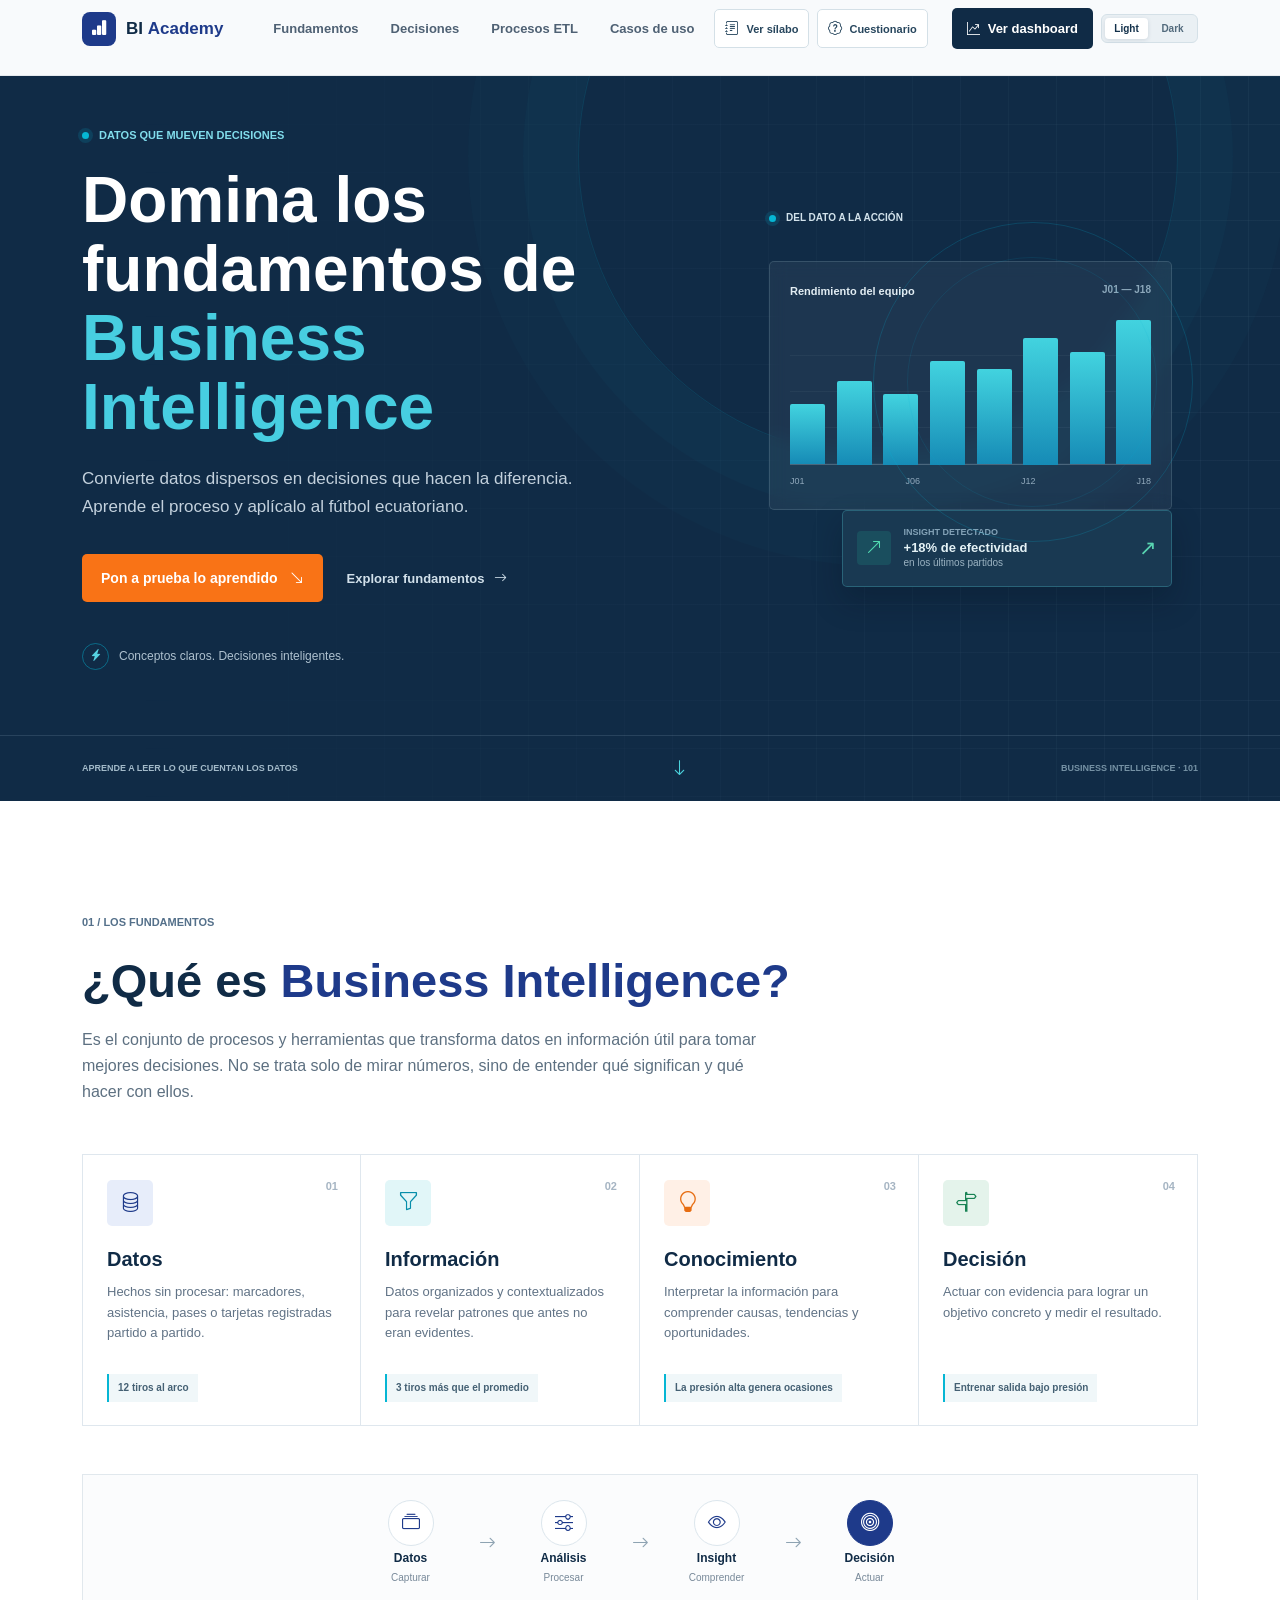
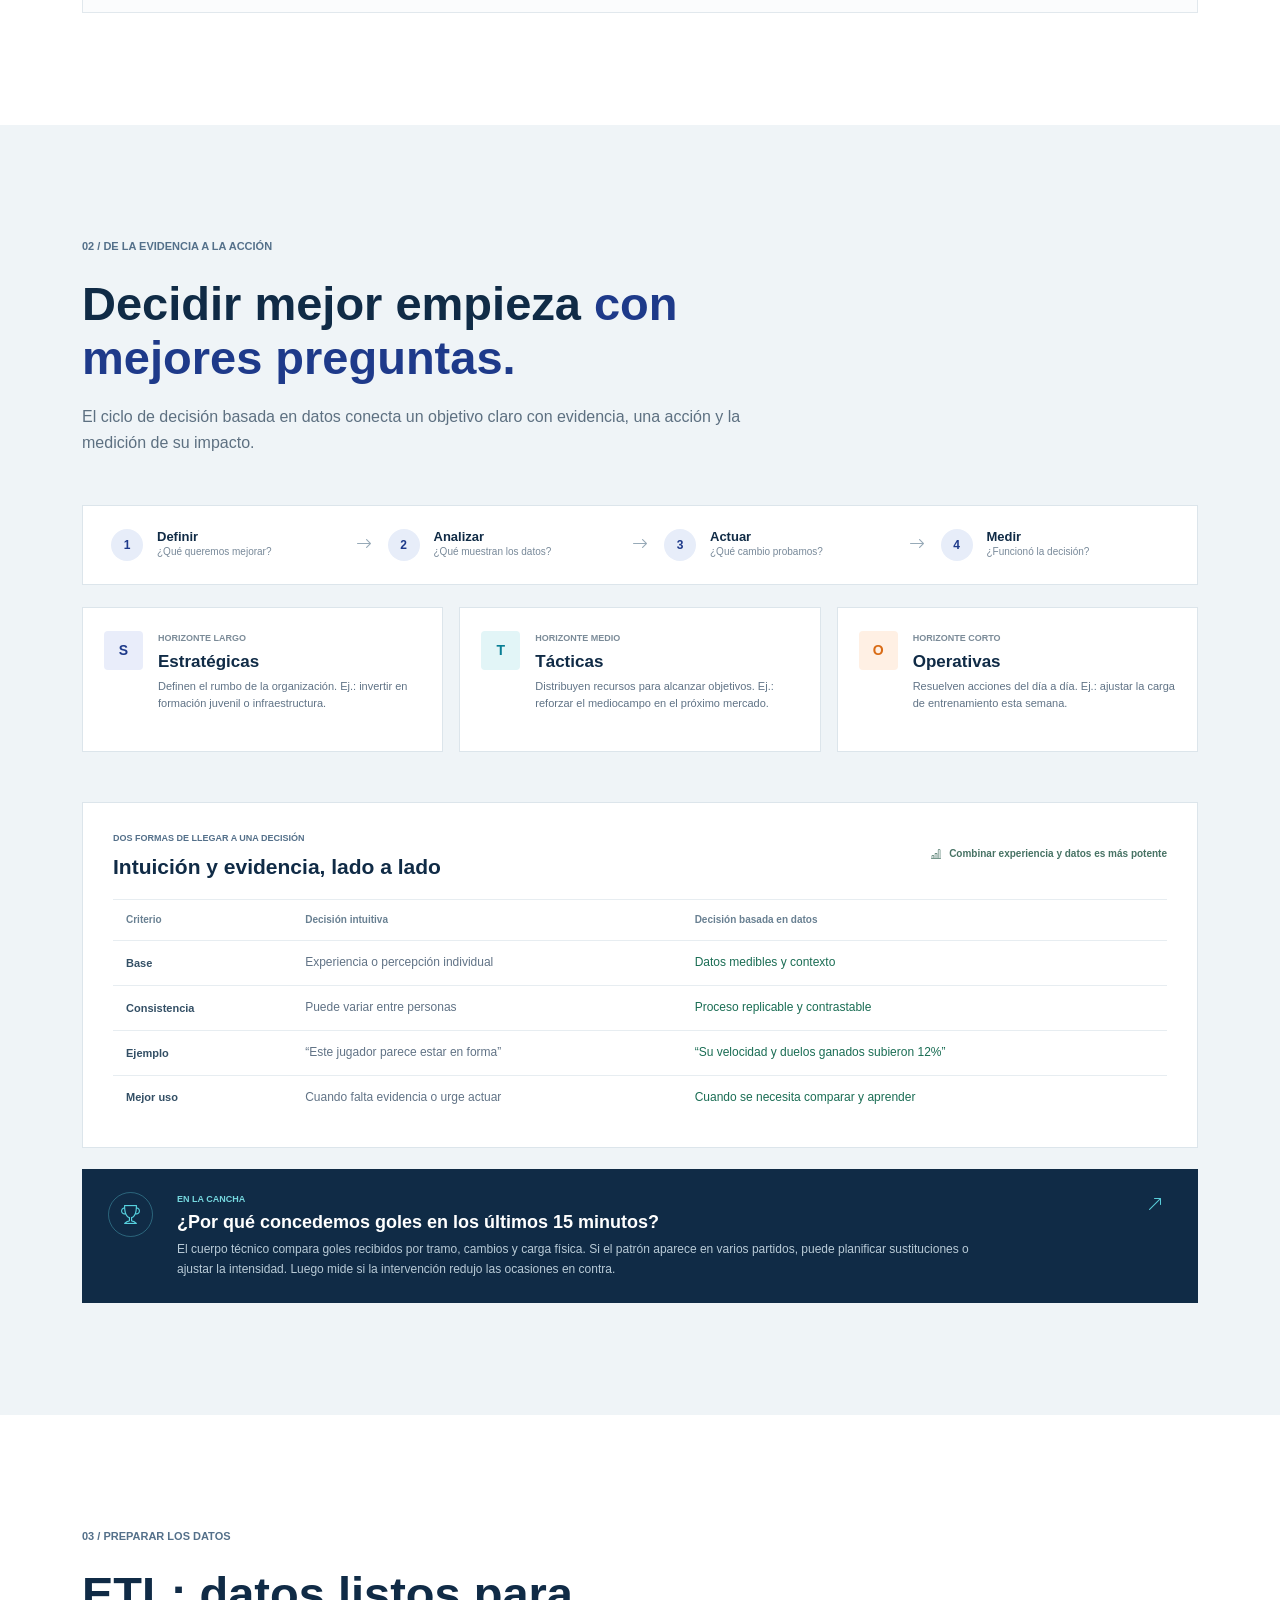
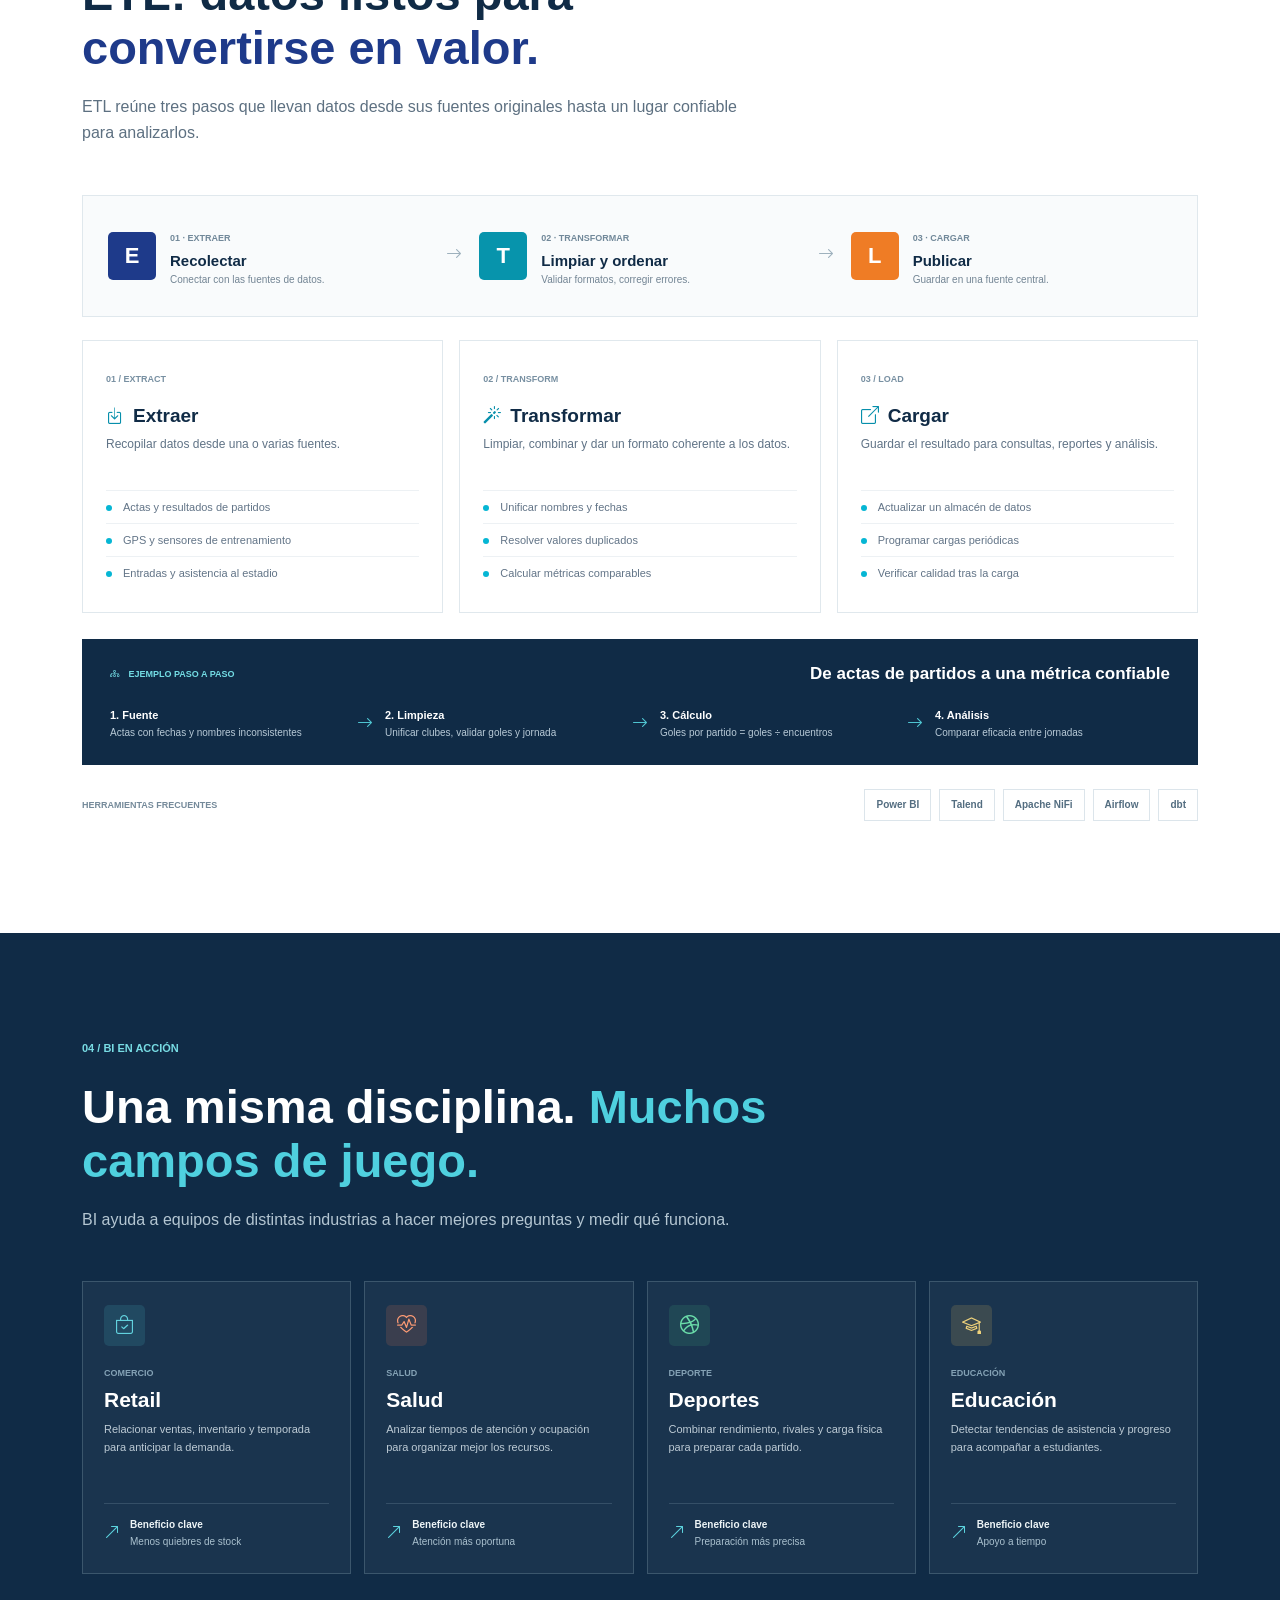
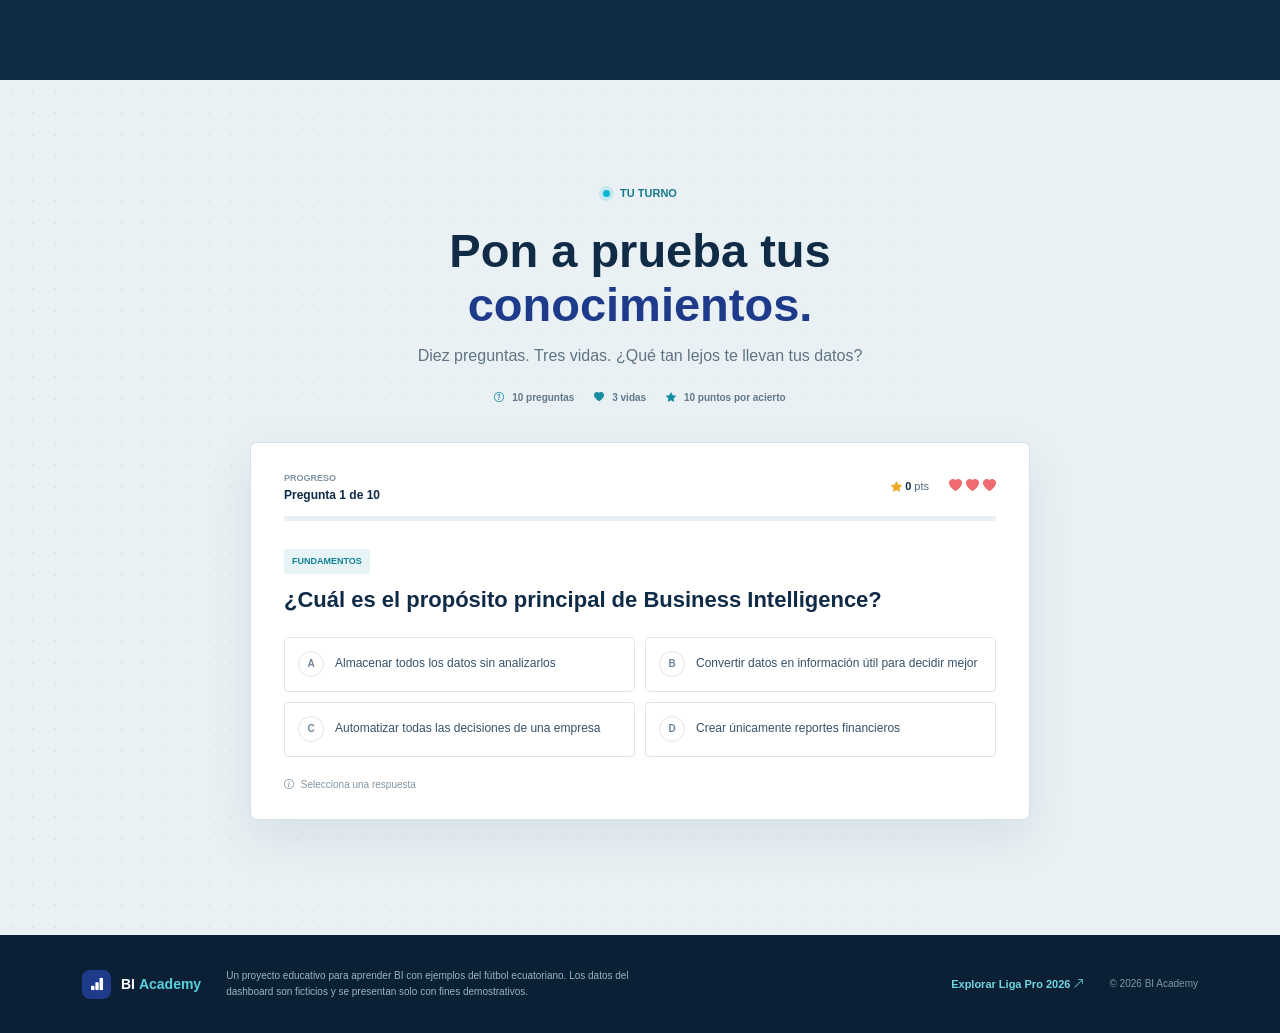
<file: index.html>
<!doctype html>
<html lang="es">
<head>
	<meta charset="utf-8">
	<meta name="viewport" content="width=device-width, initial-scale=1">
	<meta name="theme-color" content="#102b46">
	<meta name="description" content="Aprende fundamentos de Business Intelligence con ejemplos prácticos y un dashboard simulado de Liga Pro 2026.">
	<title>BI Academy | Fundamentos de Business Intelligence</title>
	<link rel="preconnect" href="https://fonts.googleapis.com">
	<link rel="preconnect" href="https://fonts.gstatic.com" crossorigin>
	<link href="https://fonts.googleapis.com/css2?family=DM+Sans:wght@400;500;600;700&family=Manrope:wght@400;500;600;700;800&display=swap" rel="stylesheet">
	<link href="https://cdn.jsdelivr.net/npm/bootstrap@5.3.3/dist/css/bootstrap.min.css" rel="stylesheet">
	<link href="https://cdn.jsdelivr.net/npm/bootstrap-icons@1.11.3/font/bootstrap-icons.min.css" rel="stylesheet">
	<link rel="stylesheet" href="css/styles.css">
	<script src="https://cdn.jsdelivr.net/npm/bootstrap@5.3.3/dist/js/bootstrap.bundle.min.js" defer></script>
	<script src="js/main.js" defer></script>
	<script src="js/quiz.js" defer></script>
</head>
<body>
	<a class="skip-link" href="#main-content">Saltar al contenido</a>
	<header class="site-header">
		<nav class="navbar navbar-expand-lg" aria-label="Navegación principal">
			<div class="container nav-wrap">
				<a class="brand" href="#inicio" aria-label="BI Academy, inicio"><span class="brand-mark"><i class="bi bi-bar-chart-fill" aria-hidden="true"></i></span><span>BI <b>Academy</b></span></a>
				<button class="navbar-toggler" type="button" data-bs-toggle="collapse" data-bs-target="#mainNav" aria-controls="mainNav" aria-expanded="false" aria-label="Abrir menú"><span class="navbar-toggler-icon"></span></button>
				<div class="collapse navbar-collapse" id="mainNav">
					<ul class="navbar-nav ms-auto align-items-lg-center">
						<li class="nav-item"><a class="nav-link" href="#que-es-bi">Fundamentos</a></li>
						<li class="nav-item"><a class="nav-link" href="#decisiones">Decisiones</a></li>
						<li class="nav-item"><a class="nav-link" href="#etl">Procesos ETL</a></li>
						<li class="nav-item"><a class="nav-link" href="#casos">Casos de uso</a></li>
						<li class="nav-item"><a class="nav-quiz-button" href="silabo.html"><i class="bi bi-journal-text" aria-hidden="true"></i> Ver sílabo</a></li>
						<li class="nav-item"><a class="nav-quiz-button" href="#quiz"><i class="bi bi-patch-question" aria-hidden="true"></i> Cuestionario</a></li>
						<li class="nav-item ms-lg-3"><a class="nav-cta" href="dashboard.html"><i class="bi bi-graph-up-arrow" aria-hidden="true"></i> Ver dashboard</a></li>
						<li class="nav-item"><div class="theme-switch" role="group" aria-label="Seleccionar tema"><button class="theme-choice" id="theme-light" type="button" aria-pressed="true">Light</button><button class="theme-choice" id="theme-dark" type="button" aria-pressed="false">Dark</button></div></li>
					</ul>
				</div>
			</div>
		</nav>
	</header>

	<main id="main-content">
		<section class="hero" id="inicio" aria-labelledby="hero-title">
			<div class="hero-grid" aria-hidden="true"></div>
			<div class="container hero-inner">
				<div class="hero-copy reveal">
					<p class="eyebrow"><span class="eyebrow-dot"></span> DATOS QUE MUEVEN DECISIONES</p>
					<h1 id="hero-title">Domina los fundamentos de <span>Business Intelligence</span></h1>
					<p class="hero-lede">Convierte datos dispersos en decisiones que hacen la diferencia. Aprende el proceso y aplícalo al fútbol ecuatoriano.</p>
					<div class="hero-actions"><a class="button-primary" href="#quiz">Pon a prueba lo aprendido <i class="bi bi-arrow-down-right" aria-hidden="true"></i></a><a class="text-link" href="#que-es-bi">Explorar fundamentos <i class="bi bi-arrow-right" aria-hidden="true"></i></a></div>
					<div class="hero-proof"><span class="proof-icon"><i class="bi bi-lightning-charge-fill" aria-hidden="true"></i></span><span>Conceptos claros. Decisiones inteligentes.</span></div>
				</div>
				<div class="hero-visual reveal" aria-label="Ilustración conceptual de datos transformados en decisiones">
					<div class="visual-label"><span class="live-dot"></span> DEL DATO A LA ACCIÓN</div>
					<div class="visual-chart" aria-hidden="true"><div class="chart-topline"><span>Rendimiento del equipo</span><span class="chart-period">J01 — J18</span></div><div class="chart-bars"><i style="--bar:42%"></i><i style="--bar:58%"></i><i style="--bar:49%"></i><i style="--bar:72%"></i><i style="--bar:66%"></i><i style="--bar:88%"></i><i style="--bar:78%"></i><i style="--bar:100%"></i></div><div class="chart-axis"><span>J01</span><span>J06</span><span>J12</span><span>J18</span></div></div>
					<div class="visual-insight"><span class="insight-icon"><i class="bi bi-arrow-up-right" aria-hidden="true"></i></span><div><small>INSIGHT DETECTADO</small><strong>+18% de efectividad</strong><p>en los últimos partidos</p></div><span class="insight-spark" aria-hidden="true">↗</span></div>
					<div class="visual-orbit orbit-one" aria-hidden="true"></div><div class="visual-orbit orbit-two" aria-hidden="true"></div>
				</div>
			</div>
			<div class="hero-bottom"><div class="container hero-bottom-inner"><span>APRENDE A LEER LO QUE CUENTAN LOS DATOS</span><i class="bi bi-arrow-down" aria-hidden="true"></i><span class="hero-bottom-tag">BUSINESS INTELLIGENCE · 101</span></div></div>
		</section>

		<section class="content-section section-paper" id="que-es-bi" aria-labelledby="bi-title">
			<div class="container">
				<div class="section-heading reveal"><p class="eyebrow eyebrow-dark">01 / LOS FUNDAMENTOS</p><h2 id="bi-title">¿Qué es <span>Business Intelligence?</span></h2><p>Es el conjunto de procesos y herramientas que transforma datos en información útil para tomar mejores decisiones. No se trata solo de mirar números, sino de entender qué significan y qué hacer con ellos.</p></div>
				<div class="concept-grid">
					<article class="concept-card reveal"><div class="concept-number">01</div><div class="concept-icon icon-blue"><i class="bi bi-database" aria-hidden="true"></i></div><h3>Datos</h3><p>Hechos sin procesar: marcadores, asistencia, pases o tarjetas registradas partido a partido.</p><span class="concept-example">12 tiros al arco</span></article>
					<article class="concept-card reveal"><div class="concept-number">02</div><div class="concept-icon icon-cyan"><i class="bi bi-funnel" aria-hidden="true"></i></div><h3>Información</h3><p>Datos organizados y contextualizados para revelar patrones que antes no eran evidentes.</p><span class="concept-example">3 tiros más que el promedio</span></article>
					<article class="concept-card reveal"><div class="concept-number">03</div><div class="concept-icon icon-orange"><i class="bi bi-lightbulb" aria-hidden="true"></i></div><h3>Conocimiento</h3><p>Interpretar la información para comprender causas, tendencias y oportunidades.</p><span class="concept-example">La presión alta genera ocasiones</span></article>
					<article class="concept-card reveal"><div class="concept-number">04</div><div class="concept-icon icon-green"><i class="bi bi-signpost-split" aria-hidden="true"></i></div><h3>Decisión</h3><p>Actuar con evidencia para lograr un objetivo concreto y medir el resultado.</p><span class="concept-example">Entrenar salida bajo presión</span></article>
				</div>
				<div class="pipeline reveal" aria-label="Flujo: datos, análisis, insight, decisión">
					<div class="pipeline-node"><span><i class="bi bi-collection" aria-hidden="true"></i></span><b>Datos</b><small>Capturar</small></div><div class="pipeline-connector"><i class="bi bi-arrow-right" aria-hidden="true"></i></div>
					<div class="pipeline-node"><span><i class="bi bi-sliders" aria-hidden="true"></i></span><b>Análisis</b><small>Procesar</small></div><div class="pipeline-connector"><i class="bi bi-arrow-right" aria-hidden="true"></i></div>
					<div class="pipeline-node"><span><i class="bi bi-eye" aria-hidden="true"></i></span><b>Insight</b><small>Comprender</small></div><div class="pipeline-connector"><i class="bi bi-arrow-right" aria-hidden="true"></i></div>
					<div class="pipeline-node pipeline-finish"><span><i class="bi bi-bullseye" aria-hidden="true"></i></span><b>Decisión</b><small>Actuar</small></div>
				</div>
			</div>
		</section>

		<section class="content-section section-tint" id="decisiones" aria-labelledby="decision-title">
			<div class="container">
				<div class="section-heading reveal"><p class="eyebrow eyebrow-dark">02 / DE LA EVIDENCIA A LA ACCIÓN</p><h2 id="decision-title">Decidir mejor empieza <span>con mejores preguntas.</span></h2><p>El ciclo de decisión basada en datos conecta un objetivo claro con evidencia, una acción y la medición de su impacto.</p></div>
				<div class="decision-cycle reveal"><div><span>1</span><b>Definir</b><small>¿Qué queremos mejorar?</small></div><i class="bi bi-arrow-right" aria-hidden="true"></i><div><span>2</span><b>Analizar</b><small>¿Qué muestran los datos?</small></div><i class="bi bi-arrow-right" aria-hidden="true"></i><div><span>3</span><b>Actuar</b><small>¿Qué cambio probamos?</small></div><i class="bi bi-arrow-right" aria-hidden="true"></i><div><span>4</span><b>Medir</b><small>¿Funcionó la decisión?</small></div></div>
				<div class="decision-types"><article class="type-card reveal"><span class="type-mark mark-strategy">S</span><div><p>HORIZONTE LARGO</p><h3>Estratégicas</h3><span>Definen el rumbo de la organización. Ej.: invertir en formación juvenil o infraestructura.</span></div></article><article class="type-card reveal"><span class="type-mark mark-tactical">T</span><div><p>HORIZONTE MEDIO</p><h3>Tácticas</h3><span>Distribuyen recursos para alcanzar objetivos. Ej.: reforzar el mediocampo en el próximo mercado.</span></div></article><article class="type-card reveal"><span class="type-mark mark-operational">O</span><div><p>HORIZONTE CORTO</p><h3>Operativas</h3><span>Resuelven acciones del día a día. Ej.: ajustar la carga de entrenamiento esta semana.</span></div></article></div>
				<div class="comparison-wrap reveal"><div class="comparison-heading"><div><p class="eyebrow eyebrow-dark">DOS FORMAS DE LLEGAR A UNA DECISIÓN</p><h3>Intuición y evidencia, lado a lado</h3></div><span class="comparison-badge"><i class="bi bi-bar-chart-line" aria-hidden="true"></i> Combinar experiencia y datos es más potente</span></div><div class="table-responsive"><table class="comparison-table"><thead><tr><th scope="col">Criterio</th><th scope="col">Decisión intuitiva</th><th scope="col">Decisión basada en datos</th></tr></thead><tbody><tr><th scope="row">Base</th><td>Experiencia o percepción individual</td><td>Datos medibles y contexto</td></tr><tr><th scope="row">Consistencia</th><td>Puede variar entre personas</td><td>Proceso replicable y contrastable</td></tr><tr><th scope="row">Ejemplo</th><td>“Este jugador parece estar en forma”</td><td>“Su velocidad y duelos ganados subieron 12%”</td></tr><tr><th scope="row">Mejor uso</th><td>Cuando falta evidencia o urge actuar</td><td>Cuando se necesita comparar y aprender</td></tr></tbody></table></div></div>
				<div class="field-example reveal"><div class="field-icon"><i class="bi bi-trophy" aria-hidden="true"></i></div><div><span class="field-label">EN LA CANCHA</span><h3>¿Por qué concedemos goles en los últimos 15 minutos?</h3><p>El cuerpo técnico compara goles recibidos por tramo, cambios y carga física. Si el patrón aparece en varios partidos, puede planificar sustituciones o ajustar la intensidad. Luego mide si la intervención redujo las ocasiones en contra.</p></div><span class="field-arrow" aria-hidden="true"><i class="bi bi-arrow-up-right"></i></span></div>
			</div>
		</section>

		<section class="content-section section-paper" id="etl" aria-labelledby="etl-title">
			<div class="container">
				<div class="section-heading reveal"><p class="eyebrow eyebrow-dark">03 / PREPARAR LOS DATOS</p><h2 id="etl-title">ETL: datos listos para <span>convertirse en valor.</span></h2><p>ETL reúne tres pasos que llevan datos desde sus fuentes originales hasta un lugar confiable para analizarlos.</p></div>
				<div class="etl-flow reveal"><div class="etl-step"><span class="etl-symbol">E</span><div><small>01 · EXTRAER</small><h3>Recolectar</h3><p>Conectar con las fuentes de datos.</p></div></div><span class="etl-arrow"><i class="bi bi-arrow-right" aria-hidden="true"></i></span><div class="etl-step"><span class="etl-symbol etl-symbol-cyan">T</span><div><small>02 · TRANSFORMAR</small><h3>Limpiar y ordenar</h3><p>Validar formatos, corregir errores.</p></div></div><span class="etl-arrow"><i class="bi bi-arrow-right" aria-hidden="true"></i></span><div class="etl-step"><span class="etl-symbol etl-symbol-orange">L</span><div><small>03 · CARGAR</small><h3>Publicar</h3><p>Guardar en una fuente central.</p></div></div></div>
				<div class="etl-cards"><article class="etl-detail reveal"><span class="etl-detail-tag">01 / EXTRACT</span><h3><i class="bi bi-box-arrow-in-down" aria-hidden="true"></i> Extraer</h3><p>Recopilar datos desde una o varias fuentes.</p><ul><li>Actas y resultados de partidos</li><li>GPS y sensores de entrenamiento</li><li>Entradas y asistencia al estadio</li></ul></article><article class="etl-detail reveal"><span class="etl-detail-tag">02 / TRANSFORM</span><h3><i class="bi bi-magic" aria-hidden="true"></i> Transformar</h3><p>Limpiar, combinar y dar un formato coherente a los datos.</p><ul><li>Unificar nombres y fechas</li><li>Resolver valores duplicados</li><li>Calcular métricas comparables</li></ul></article><article class="etl-detail reveal"><span class="etl-detail-tag">03 / LOAD</span><h3><i class="bi bi-box-arrow-up-right" aria-hidden="true"></i> Cargar</h3><p>Guardar el resultado para consultas, reportes y análisis.</p><ul><li>Actualizar un almacén de datos</li><li>Programar cargas periódicas</li><li>Verificar calidad tras la carga</li></ul></article></div>
				<div class="etl-example reveal"><div class="etl-example-head"><span class="example-kicker"><i class="bi bi-diagram-3" aria-hidden="true"></i> EJEMPLO PASO A PASO</span><h3>De actas de partidos a una métrica confiable</h3></div><div class="transformation-steps"><div><b>1. Fuente</b><span>Actas con fechas y nombres inconsistentes</span></div><i class="bi bi-arrow-right" aria-hidden="true"></i><div><b>2. Limpieza</b><span>Unificar clubes, validar goles y jornada</span></div><i class="bi bi-arrow-right" aria-hidden="true"></i><div><b>3. Cálculo</b><span>Goles por partido = goles ÷ encuentros</span></div><i class="bi bi-arrow-right" aria-hidden="true"></i><div><b>4. Análisis</b><span>Comparar eficacia entre jornadas</span></div></div></div>
				<div class="tool-row reveal"><span>HERRAMIENTAS FRECUENTES</span><div class="tool-pills"><span>Power BI</span><span>Talend</span><span>Apache NiFi</span><span>Airflow</span><span>dbt</span></div></div>
			</div>
		</section>

		<section class="content-section cases-section" id="casos" aria-labelledby="cases-title">
			<div class="container"><div class="section-heading reveal"><p class="eyebrow">04 / BI EN ACCIÓN</p><h2 id="cases-title">Una misma disciplina. <span>Muchos campos de juego.</span></h2><p>BI ayuda a equipos de distintas industrias a hacer mejores preguntas y medir qué funciona.</p></div>
				<div class="cases-grid"><article class="case-card case-retail reveal"><span class="case-icon"><i class="bi bi-bag-check" aria-hidden="true"></i></span><span class="case-sector">COMERCIO</span><h3>Retail</h3><p>Relacionar ventas, inventario y temporada para anticipar la demanda.</p><div class="case-benefit"><i class="bi bi-arrow-up-right" aria-hidden="true"></i><span><b>Beneficio clave</b><br>Menos quiebres de stock</span></div></article><article class="case-card case-health reveal"><span class="case-icon"><i class="bi bi-heart-pulse" aria-hidden="true"></i></span><span class="case-sector">SALUD</span><h3>Salud</h3><p>Analizar tiempos de atención y ocupación para organizar mejor los recursos.</p><div class="case-benefit"><i class="bi bi-arrow-up-right" aria-hidden="true"></i><span><b>Beneficio clave</b><br>Atención más oportuna</span></div></article><article class="case-card case-sport reveal"><span class="case-icon"><i class="bi bi-dribbble" aria-hidden="true"></i></span><span class="case-sector">DEPORTE</span><h3>Deportes</h3><p>Combinar rendimiento, rivales y carga física para preparar cada partido.</p><div class="case-benefit"><i class="bi bi-arrow-up-right" aria-hidden="true"></i><span><b>Beneficio clave</b><br>Preparación más precisa</span></div></article><article class="case-card case-education reveal"><span class="case-icon"><i class="bi bi-mortarboard" aria-hidden="true"></i></span><span class="case-sector">EDUCACIÓN</span><h3>Educación</h3><p>Detectar tendencias de asistencia y progreso para acompañar a estudiantes.</p><div class="case-benefit"><i class="bi bi-arrow-up-right" aria-hidden="true"></i><span><b>Beneficio clave</b><br>Apoyo a tiempo</span></div></article></div>
			</div>
		</section>

		<section class="quiz-section" id="quiz" aria-labelledby="quiz-title">
			<div class="quiz-pattern" aria-hidden="true"></div><div class="container quiz-container"><div class="quiz-intro reveal"><p class="eyebrow"><span class="eyebrow-dot"></span> TU TURNO</p><h2 id="quiz-title">Pon a prueba tus <span>conocimientos.</span></h2><p>Diez preguntas. Tres vidas. ¿Qué tan lejos te llevan tus datos?</p><div class="quiz-meta"><span><i class="bi bi-question-circle" aria-hidden="true"></i> 10 preguntas</span><span><i class="bi bi-heart-fill" aria-hidden="true"></i> 3 vidas</span><span><i class="bi bi-star-fill" aria-hidden="true"></i> 10 puntos por acierto</span></div></div>
				<div class="quiz-shell reveal" id="quiz-app" aria-live="polite">
					<div class="quiz-status"><div><span class="quiz-status-label">PROGRESO</span><span class="quiz-progress-text" id="quiz-progress-text">Pregunta 1 de 10</span></div><div class="quiz-score"><span><i class="bi bi-star-fill" aria-hidden="true"></i> <b id="quiz-score">0</b> pts</span><span class="quiz-lives" id="quiz-lives" aria-label="3 vidas"><i class="bi bi-heart-fill"></i><i class="bi bi-heart-fill"></i><i class="bi bi-heart-fill"></i></span></div></div>
					<div class="quiz-progress-track" role="progressbar" aria-label="Progreso del cuestionario" aria-valuemin="0" aria-valuemax="10" aria-valuenow="0"><span id="quiz-progress-bar"></span></div>
					<div id="quiz-stage"><div class="question-topic" id="question-topic">FUNDAMENTOS</div><h3 class="quiz-question" id="quiz-question">Cargando pregunta...</h3><div class="answer-list" id="answer-list"></div><div id="quiz-feedback" class="quiz-feedback" role="status" hidden></div><div class="quiz-controls"><span class="quiz-hint"><i class="bi bi-info-circle" aria-hidden="true"></i> Selecciona una respuesta</span><button class="button-primary quiz-next" id="quiz-next" type="button" hidden>Siguiente <i class="bi bi-arrow-right" aria-hidden="true"></i></button></div></div>
					<div class="quiz-result" id="quiz-result" hidden></div>
				</div>
			</div>
		</section>
	</main>
	<footer class="site-footer"><div class="container footer-inner"><a class="brand footer-brand" href="#inicio"><span class="brand-mark"><i class="bi bi-bar-chart-fill" aria-hidden="true"></i></span><span>BI <b>Academy</b></span></a><p>Un proyecto educativo para aprender BI con ejemplos del fútbol ecuatoriano. Los datos del dashboard son ficticios y se presentan solo con fines demostrativos.</p><a class="footer-dashboard" href="dashboard.html">Explorar Liga Pro 2026 <i class="bi bi-arrow-up-right" aria-hidden="true"></i></a><span class="footer-copy">© <span id="current-year"></span> BI Academy</span></div></footer>
</body>
</html>
</file>
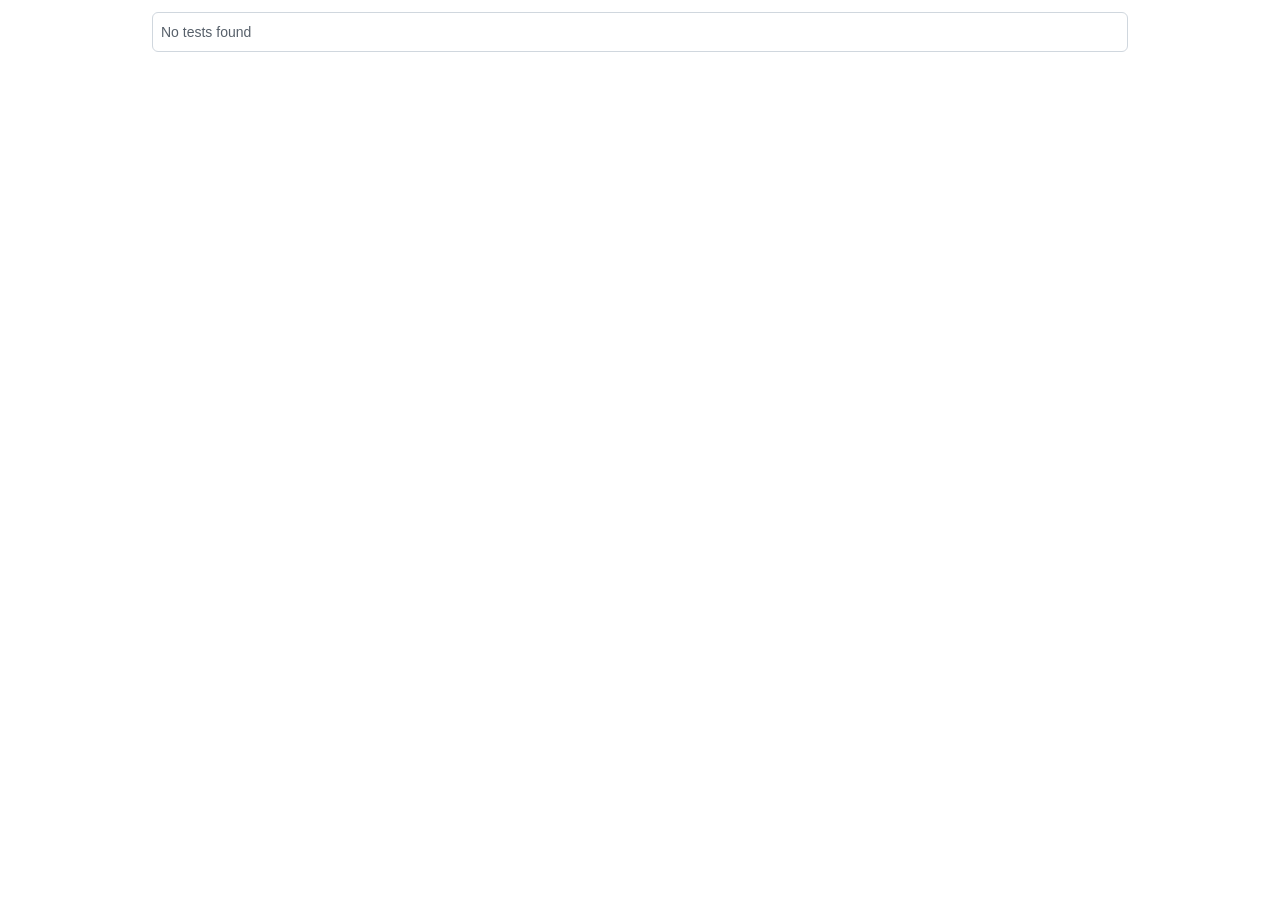
<file: node_modules/playwright-core/lib/vite/htmlReport/index.html>
<!DOCTYPE html>
<html style='scrollbar-gutter: stable both-edges;'>
  <head>
    <meta charset='UTF-8'>
    <meta name='color-scheme' content='dark light'>
    <meta name='viewport' content='width=device-width, initial-scale=1.0'>
    <title>Playwright Test Report</title>
    <script type="module" crossorigin src="./report.js"></script>
    <link rel="stylesheet" crossorigin href="./report.css">
  </head>
  <body>
    <div id='root'></div>
  </body>
</html>
</file>
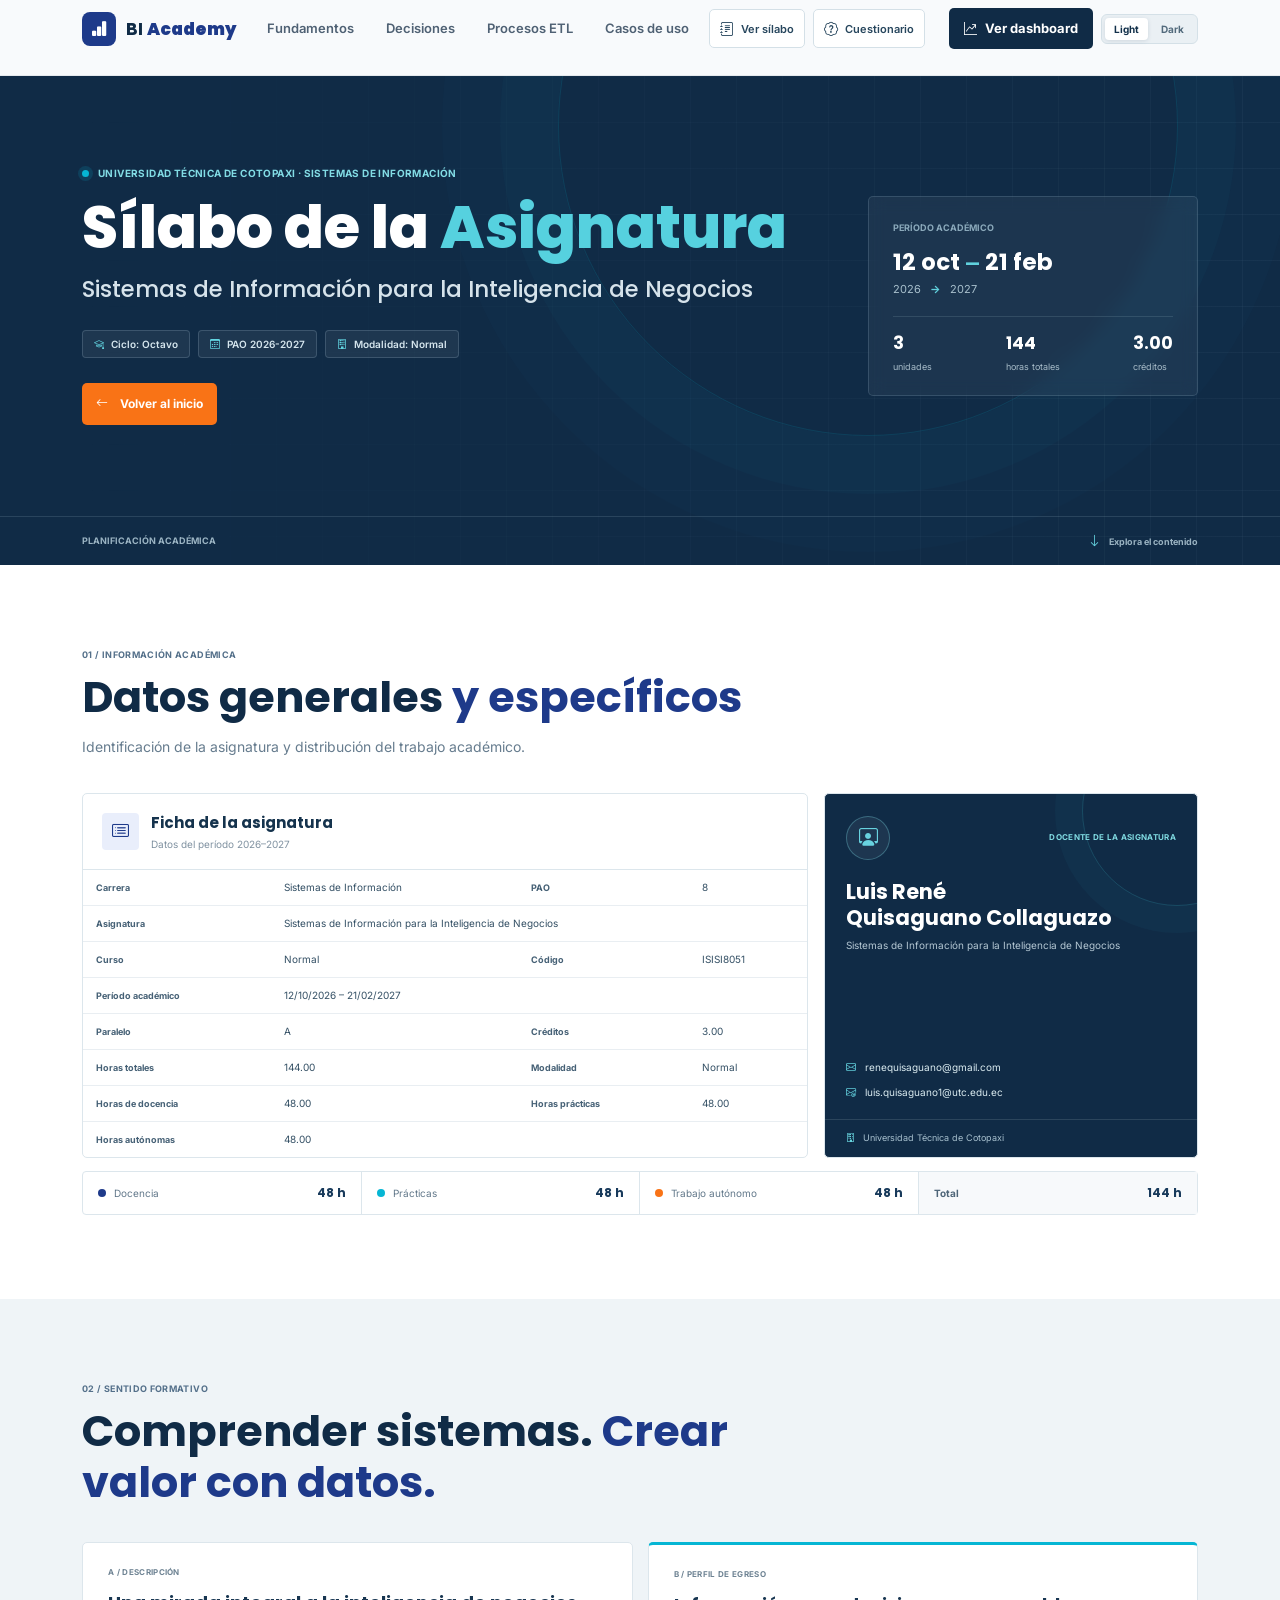
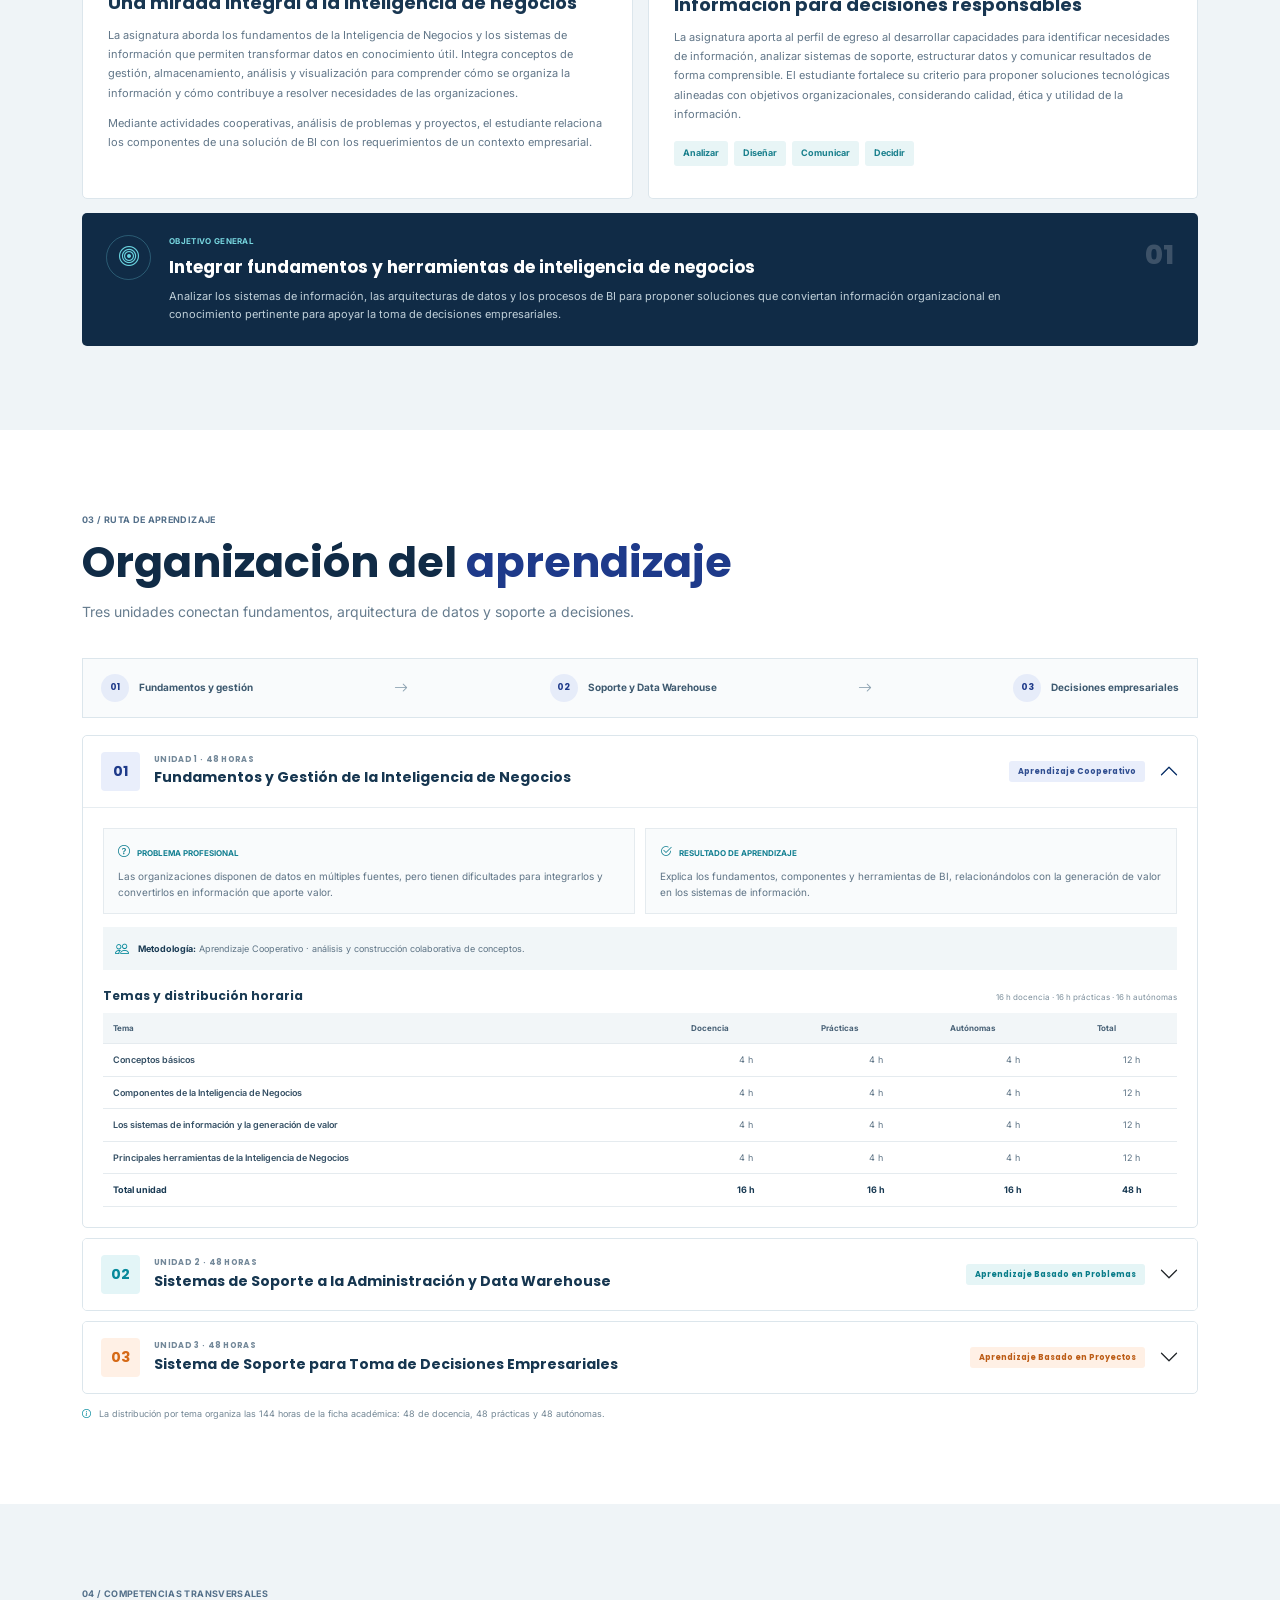
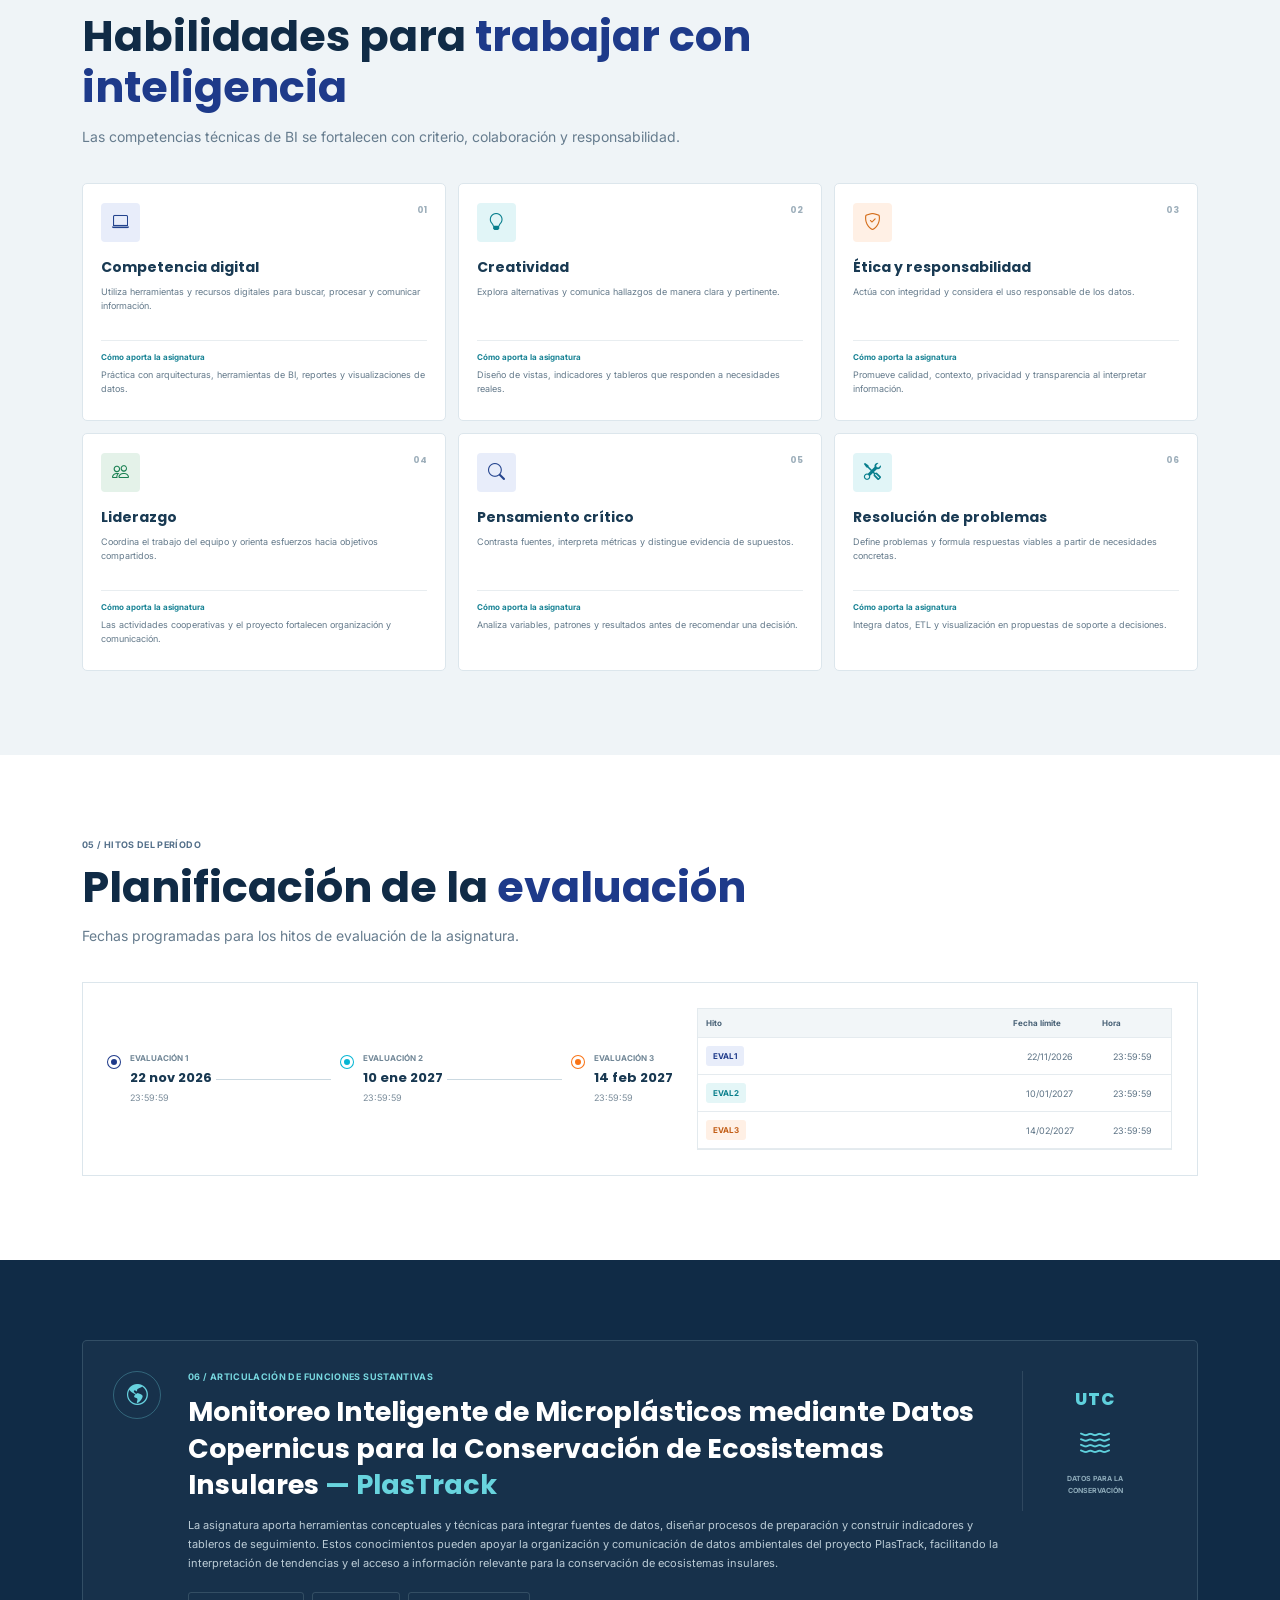
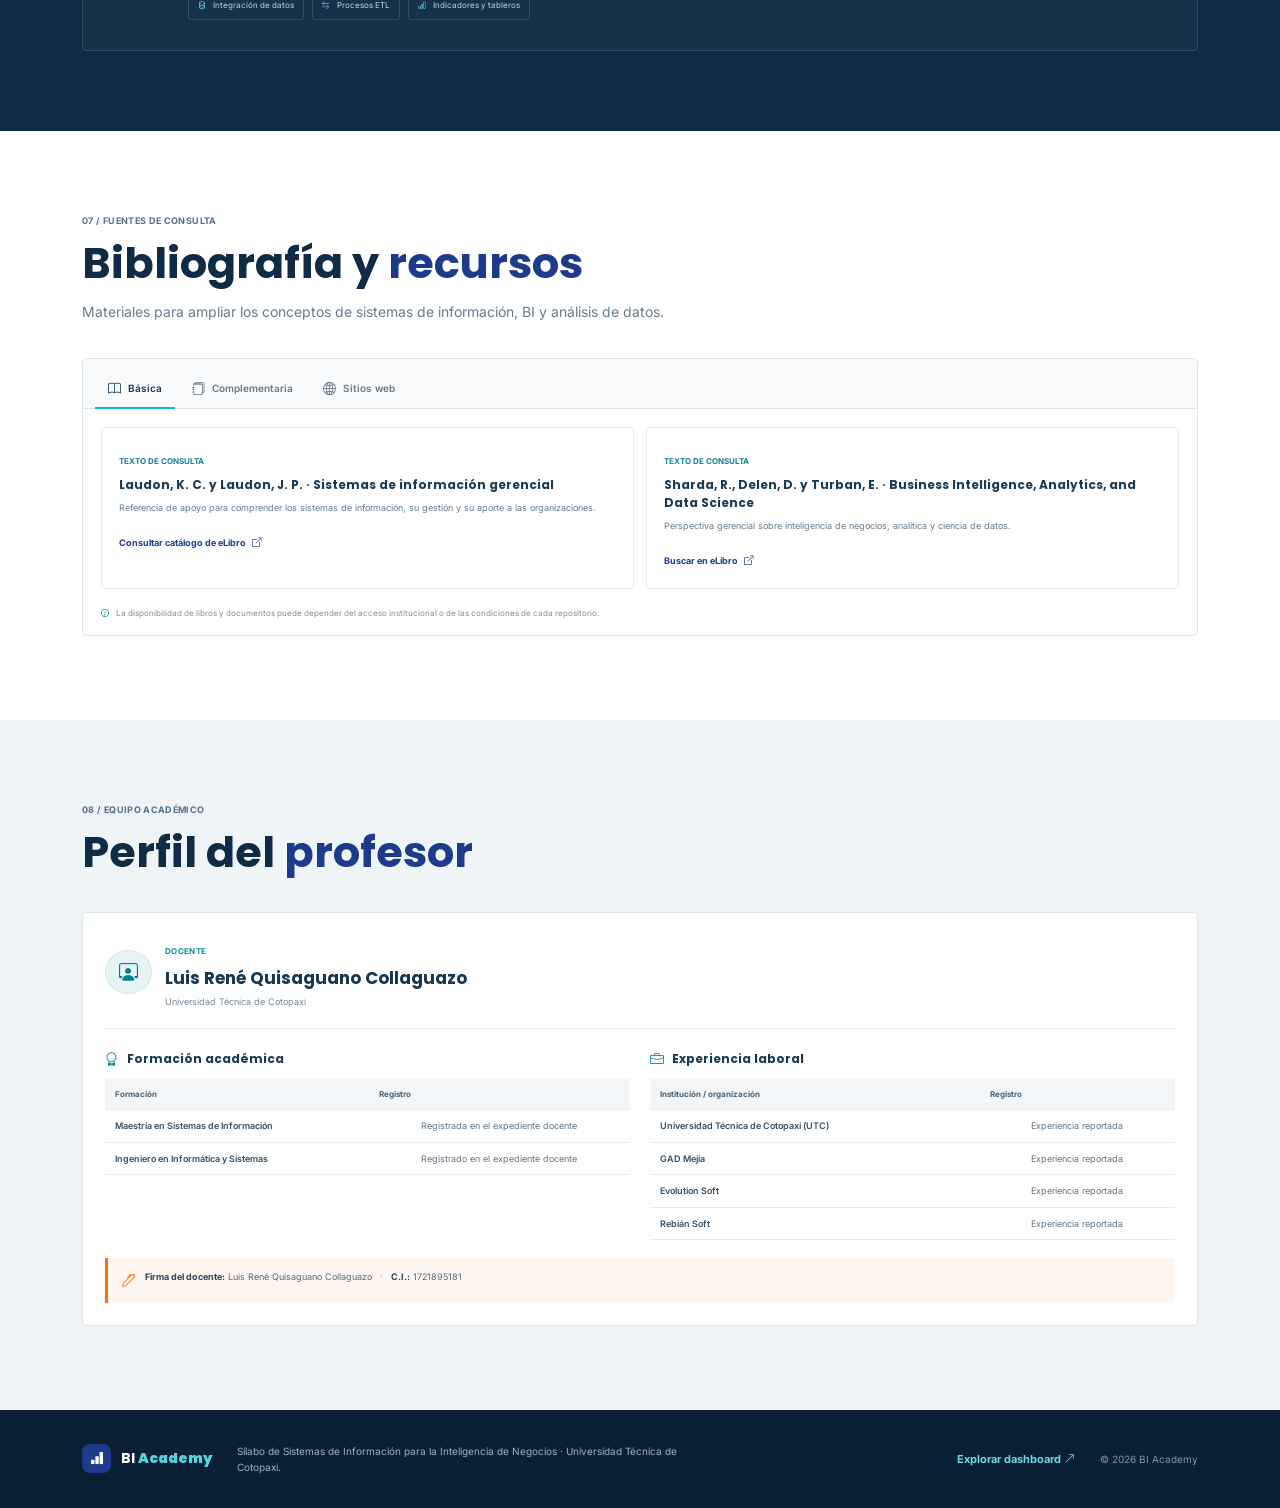
<file: silabo.html>
<!doctype html>
<html lang="es">
<head>
  <meta charset="utf-8">
  <meta name="viewport" content="width=device-width, initial-scale=1">
  <meta name="theme-color" content="#102b46">
  <meta name="description" content="Sílabo de Sistemas de Información para la Inteligencia de Negocios, Universidad Técnica de Cotopaxi.">
  <title>Sílabo | Sistemas de Información para la Inteligencia de Negocios</title>
  <link rel="preconnect" href="https://fonts.googleapis.com">
  <link rel="preconnect" href="https://fonts.gstatic.com" crossorigin>
  <link href="https://fonts.googleapis.com/css2?family=Inter:wght@400;500;600;700&family=Poppins:wght@400;500;600;700;800&display=swap" rel="stylesheet">
  <link href="https://cdn.jsdelivr.net/npm/bootstrap@5.3.3/dist/css/bootstrap.min.css" rel="stylesheet">
  <link href="https://cdn.jsdelivr.net/npm/bootstrap-icons@1.11.3/font/bootstrap-icons.min.css" rel="stylesheet">
  <link rel="stylesheet" href="css/styles.css">
  <link rel="stylesheet" href="css/silabo.css">
  <script src="https://cdn.jsdelivr.net/npm/bootstrap@5.3.3/dist/js/bootstrap.bundle.min.js" defer></script>
  <script src="js/main.js" defer></script>
</head>
<body>
  <a class="skip-link" href="#main-content">Saltar al contenido</a>

  <!-- Navegación compartida con BI Academy -->
  <header class="site-header">
    <nav class="navbar navbar-expand-lg" aria-label="Navegación principal">
      <div class="container nav-wrap">
        <a class="brand" href="index.html#inicio" aria-label="BI Academy, inicio"><span class="brand-mark"><i class="bi bi-bar-chart-fill" aria-hidden="true"></i></span><span>BI <b>Academy</b></span></a>
        <button class="navbar-toggler" type="button" data-bs-toggle="collapse" data-bs-target="#mainNav" aria-controls="mainNav" aria-expanded="false" aria-label="Abrir menú"><span class="navbar-toggler-icon"></span></button>
        <div class="collapse navbar-collapse" id="mainNav">
          <ul class="navbar-nav ms-auto align-items-lg-center">
            <li class="nav-item"><a class="nav-link" href="index.html#que-es-bi">Fundamentos</a></li>
            <li class="nav-item"><a class="nav-link" href="index.html#decisiones">Decisiones</a></li>
            <li class="nav-item"><a class="nav-link" href="index.html#etl">Procesos ETL</a></li>
            <li class="nav-item"><a class="nav-link" href="index.html#casos">Casos de uso</a></li>
            <li class="nav-item"><a class="nav-quiz-button" href="silabo.html" aria-current="page"><i class="bi bi-journal-text" aria-hidden="true"></i> Ver sílabo</a></li>
            <li class="nav-item"><a class="nav-quiz-button" href="index.html#quiz"><i class="bi bi-patch-question" aria-hidden="true"></i> Cuestionario</a></li>
            <li class="nav-item ms-lg-3"><a class="nav-cta" href="dashboard.html"><i class="bi bi-graph-up-arrow" aria-hidden="true"></i> Ver dashboard</a></li>
            <li class="nav-item"><div class="theme-switch" role="group" aria-label="Seleccionar tema"><button class="theme-choice" id="theme-light" type="button" aria-pressed="true">Light</button><button class="theme-choice" id="theme-dark" type="button" aria-pressed="false">Dark</button></div></li>
          </ul>
        </div>
      </div>
    </nav>
  </header>

  <main id="main-content">
    <!-- Encabezado del sílabo -->
    <section class="syllabus-hero" id="inicio" aria-labelledby="syllabus-title">
      <div class="syllabus-hero-grid" aria-hidden="true"></div>
      <div class="container syllabus-hero-inner">
        <div class="syllabus-hero-copy reveal">
          <p class="syllabus-eyebrow"><span></span> UNIVERSIDAD TÉCNICA DE COTOPAXI · SISTEMAS DE INFORMACIÓN</p>
          <h1 id="syllabus-title">Sílabo de la <span>Asignatura</span></h1>
          <p class="syllabus-subtitle">Sistemas de Información para la Inteligencia de Negocios</p>
          <div class="syllabus-badges" aria-label="Datos del ciclo académico"><span><i class="bi bi-mortarboard" aria-hidden="true"></i> Ciclo: Octavo</span><span><i class="bi bi-calendar3" aria-hidden="true"></i> PAO 2026-2027</span><span><i class="bi bi-building" aria-hidden="true"></i> Modalidad: Normal</span></div>
          <a class="button-primary syllabus-back" href="index.html"><i class="bi bi-arrow-left" aria-hidden="true"></i> Volver al inicio</a>
        </div>
        <aside class="syllabus-hero-index reveal" aria-label="Resumen de la asignatura"><span class="index-label">PERÍODO ACADÉMICO</span><strong>12 oct <i>—</i> 21 feb</strong><span class="index-year">2026 <b>→</b> 2027</span><div class="index-divider"></div><div class="index-summary"><span><b>3</b> unidades</span><span><b>144</b> horas totales</span><span><b>3.00</b> créditos</span></div></aside>
      </div>
      <div class="syllabus-hero-foot"><div class="container"><span>PLANIFICACIÓN ACADÉMICA</span><span><i class="bi bi-arrow-down" aria-hidden="true"></i> Explora el contenido</span></div></div>
    </section>

    <!-- Datos generales, carga horaria y docente -->
    <section class="syllabus-section syllabus-paper" id="datos" aria-labelledby="data-title">
      <div class="container">
        <div class="syllabus-section-heading reveal"><p class="syllabus-kicker">01 / INFORMACIÓN ACADÉMICA</p><h2 id="data-title">Datos generales <span>y específicos</span></h2><p>Identificación de la asignatura y distribución del trabajo académico.</p></div>
        <div class="syllabus-data-layout">
          <div class="syllabus-table-shell reveal"><div class="syllabus-table-title"><span class="syllabus-icon"><i class="bi bi-card-list" aria-hidden="true"></i></span><div><h3>Ficha de la asignatura</h3><p>Datos del período 2026–2027</p></div></div><div class="table-responsive"><table class="table syllabus-data-table mb-0"><tbody>
            <tr><th scope="row">Carrera</th><td>Sistemas de Información</td><th scope="row">PAO</th><td>8</td></tr>
            <tr><th scope="row">Asignatura</th><td colspan="3">Sistemas de Información para la Inteligencia de Negocios</td></tr>
            <tr><th scope="row">Curso</th><td>Normal</td><th scope="row">Código</th><td>ISISI8051</td></tr>
            <tr><th scope="row">Período académico</th><td colspan="3">12/10/2026 – 21/02/2027</td></tr>
            <tr><th scope="row">Paralelo</th><td>A</td><th scope="row">Créditos</th><td>3.00</td></tr>
            <tr><th scope="row">Horas totales</th><td>144.00</td><th scope="row">Modalidad</th><td>Normal</td></tr>
            <tr><th scope="row">Horas de docencia</th><td>48.00</td><th scope="row">Horas prácticas</th><td>48.00</td></tr>
            <tr><th scope="row">Horas autónomas</th><td colspan="3">48.00</td></tr>
          </tbody></table></div></div>
          <aside class="syllabus-teacher-card reveal"><div class="teacher-card-top"><span class="teacher-avatar"><i class="bi bi-person-workspace" aria-hidden="true"></i></span><span class="teacher-status">DOCENTE DE LA ASIGNATURA</span></div><h3>Luis René<br>Quisaguano Collaguazo</h3><p class="teacher-caption">Sistemas de Información para la Inteligencia de Negocios</p><div class="teacher-contacts"><a href="mailto:renequisaguano@gmail.com"><i class="bi bi-envelope" aria-hidden="true"></i> renequisaguano@gmail.com</a><a href="mailto:luis.quisaguano1@utc.edu.ec"><i class="bi bi-envelope-at" aria-hidden="true"></i> luis.quisaguano1@utc.edu.ec</a></div><div class="teacher-card-footer"><i class="bi bi-building" aria-hidden="true"></i> Universidad Técnica de Cotopaxi</div></aside>
        </div>
        <div class="syllabus-hours reveal" aria-label="Distribución de horas"><div><span class="hours-dot hours-blue"></span><span>Docencia</span><b>48 h</b></div><div><span class="hours-dot hours-cyan"></span><span>Prácticas</span><b>48 h</b></div><div><span class="hours-dot hours-orange"></span><span>Trabajo autónomo</span><b>48 h</b></div><div class="hours-total"><span>Total</span><b>144 h</b></div></div>
      </div>
    </section>

    <!-- Descripción, aporte y objetivo de aprendizaje -->
    <section class="syllabus-section syllabus-tint" id="aporte" aria-labelledby="contribution-title">
      <div class="container">
        <div class="syllabus-section-heading reveal"><p class="syllabus-kicker">02 / SENTIDO FORMATIVO</p><h2 id="contribution-title">Comprender sistemas. <span>Crear valor con datos.</span></h2></div>
        <div class="syllabus-description-grid"><article class="syllabus-text-card reveal"><span class="syllabus-card-index">A / DESCRIPCIÓN</span><h3>Una mirada integral a la inteligencia de negocios</h3><p>La asignatura aborda los fundamentos de la Inteligencia de Negocios y los sistemas de información que permiten transformar datos en conocimiento útil. Integra conceptos de gestión, almacenamiento, análisis y visualización para comprender cómo se organiza la información y cómo contribuye a resolver necesidades de las organizaciones.</p><p>Mediante actividades cooperativas, análisis de problemas y proyectos, el estudiante relaciona los componentes de una solución de BI con los requerimientos de un contexto empresarial.</p></article><article class="syllabus-text-card syllabus-egress-card reveal"><span class="syllabus-card-index">B / PERFIL DE EGRESO</span><h3>Información para decisiones responsables</h3><p>La asignatura aporta al perfil de egreso al desarrollar capacidades para identificar necesidades de información, analizar sistemas de soporte, estructurar datos y comunicar resultados de forma comprensible. El estudiante fortalece su criterio para proponer soluciones tecnológicas alineadas con objetivos organizacionales, considerando calidad, ética y utilidad de la información.</p><div class="egress-tags"><span>Analizar</span><span>Diseñar</span><span>Comunicar</span><span>Decidir</span></div></article></div>
        <article class="syllabus-objective reveal"><span class="objective-icon"><i class="bi bi-bullseye" aria-hidden="true"></i></span><div><span class="syllabus-card-index">OBJETIVO GENERAL</span><h3>Integrar fundamentos y herramientas de inteligencia de negocios</h3><p>Analizar los sistemas de información, las arquitecturas de datos y los procesos de BI para proponer soluciones que conviertan información organizacional en conocimiento pertinente para apoyar la toma de decisiones empresariales.</p></div><span class="objective-mark" aria-hidden="true">01</span></article>
      </div>
    </section>

    <!-- Unidades organizadas en acordeón accesible de Bootstrap -->
    <section class="syllabus-section syllabus-paper" id="unidades" aria-labelledby="units-title">
      <div class="container">
        <div class="syllabus-section-heading reveal"><p class="syllabus-kicker">03 / RUTA DE APRENDIZAJE</p><h2 id="units-title">Organización del <span>aprendizaje</span></h2><p>Tres unidades conectan fundamentos, arquitectura de datos y soporte a decisiones.</p></div>
        <div class="units-overview reveal"><div><span>01</span><b>Fundamentos y gestión</b></div><i class="bi bi-arrow-right" aria-hidden="true"></i><div><span>02</span><b>Soporte y Data Warehouse</b></div><i class="bi bi-arrow-right" aria-hidden="true"></i><div><span>03</span><b>Decisiones empresariales</b></div></div>
        <div class="accordion syllabus-accordion reveal" id="syllabusUnits">
          <article class="accordion-item syllabus-unit">
            <h3 class="accordion-header" id="unit-heading-one"><button class="accordion-button" type="button" data-bs-toggle="collapse" data-bs-target="#unit-collapse-one" aria-expanded="true" aria-controls="unit-collapse-one"><span class="unit-number">01</span><span class="unit-heading-copy"><small>UNIDAD 1 · 48 HORAS</small><strong>Fundamentos y Gestión de la Inteligencia de Negocios</strong></span><span class="method-badge">Aprendizaje Cooperativo</span></button></h3>
            <div id="unit-collapse-one" class="accordion-collapse collapse show" aria-labelledby="unit-heading-one" data-bs-parent="#syllabusUnits"><div class="accordion-body">
              <div class="unit-learning-grid"><div class="unit-info-box"><span><i class="bi bi-question-circle" aria-hidden="true"></i> PROBLEMA PROFESIONAL</span><p>Las organizaciones disponen de datos en múltiples fuentes, pero tienen dificultades para integrarlos y convertirlos en información que aporte valor.</p></div><div class="unit-info-box"><span><i class="bi bi-check2-circle" aria-hidden="true"></i> RESULTADO DE APRENDIZAJE</span><p>Explica los fundamentos, componentes y herramientas de BI, relacionándolos con la generación de valor en los sistemas de información.</p></div></div>
              <div class="unit-method-line"><i class="bi bi-people" aria-hidden="true"></i><span><b>Metodología:</b> Aprendizaje Cooperativo · análisis y construcción colaborativa de conceptos.</span></div>
              <div class="unit-table-heading"><h4>Temas y distribución horaria</h4><span>16 h docencia · 16 h prácticas · 16 h autónomas</span></div>
              <div class="table-responsive"><table class="table table-hover syllabus-topic-table mb-0"><thead><tr><th scope="col">Tema</th><th scope="col">Docencia</th><th scope="col">Prácticas</th><th scope="col">Autónomas</th><th scope="col">Total</th></tr></thead><tbody>
                <tr><th scope="row">Conceptos básicos</th><td>4 h</td><td>4 h</td><td>4 h</td><td>12 h</td></tr>
                <tr><th scope="row">Componentes de la Inteligencia de Negocios</th><td>4 h</td><td>4 h</td><td>4 h</td><td>12 h</td></tr>
                <tr><th scope="row">Los sistemas de información y la generación de valor</th><td>4 h</td><td>4 h</td><td>4 h</td><td>12 h</td></tr>
                <tr><th scope="row">Principales herramientas de la Inteligencia de Negocios</th><td>4 h</td><td>4 h</td><td>4 h</td><td>12 h</td></tr>
              </tbody><tfoot><tr><th scope="row">Total unidad</th><td>16 h</td><td>16 h</td><td>16 h</td><td>48 h</td></tr></tfoot></table></div>
            </div></div>
          </article>
          <article class="accordion-item syllabus-unit">
            <h3 class="accordion-header" id="unit-heading-two"><button class="accordion-button collapsed" type="button" data-bs-toggle="collapse" data-bs-target="#unit-collapse-two" aria-expanded="false" aria-controls="unit-collapse-two"><span class="unit-number unit-cyan">02</span><span class="unit-heading-copy"><small>UNIDAD 2 · 48 HORAS</small><strong>Sistemas de Soporte a la Administración y Data Warehouse</strong></span><span class="method-badge method-cyan">Aprendizaje Basado en Problemas</span></button></h3>
            <div id="unit-collapse-two" class="accordion-collapse collapse" aria-labelledby="unit-heading-two" data-bs-parent="#syllabusUnits"><div class="accordion-body">
              <div class="unit-learning-grid"><div class="unit-info-box"><span><i class="bi bi-question-circle" aria-hidden="true"></i> PROBLEMA PROFESIONAL</span><p>La información estratégica suele estar distribuida y no siempre puede consultarse de forma consistente para responder preguntas de gestión.</p></div><div class="unit-info-box"><span><i class="bi bi-check2-circle" aria-hidden="true"></i> RESULTADO DE APRENDIZAJE</span><p>Describe las estructuras de almacenamiento y los sistemas de soporte que facilitan el análisis y la gestión del conocimiento organizacional.</p></div></div>
              <div class="unit-method-line"><i class="bi bi-puzzle" aria-hidden="true"></i><span><b>Metodología:</b> Aprendizaje Basado en Problemas · investigación de escenarios y formulación de alternativas.</span></div>
              <div class="unit-table-heading"><h4>Temas y distribución horaria</h4><span>16 h docencia · 16 h prácticas · 16 h autónomas</span></div>
              <div class="table-responsive"><table class="table table-hover syllabus-topic-table mb-0"><thead><tr><th scope="col">Tema</th><th scope="col">Docencia</th><th scope="col">Prácticas</th><th scope="col">Autónomas</th><th scope="col">Total</th></tr></thead><tbody>
                <tr><th scope="row">Variables de medición y análisis</th><td>4 h</td><td>4 h</td><td>4 h</td><td>12 h</td></tr>
                <tr><th scope="row">Data Warehouse</th><td>4 h</td><td>4 h</td><td>4 h</td><td>12 h</td></tr>
                <tr><th scope="row">Sistemas de Gestión del Conocimiento</th><td>4 h</td><td>4 h</td><td>4 h</td><td>12 h</td></tr>
                <tr><th scope="row">Patrones: evaluación, interpretación y visualización</th><td>4 h</td><td>4 h</td><td>4 h</td><td>12 h</td></tr>
              </tbody><tfoot><tr><th scope="row">Total unidad</th><td>16 h</td><td>16 h</td><td>16 h</td><td>48 h</td></tr></tfoot></table></div>
            </div></div>
          </article>
          <article class="accordion-item syllabus-unit">
            <h3 class="accordion-header" id="unit-heading-three"><button class="accordion-button collapsed" type="button" data-bs-toggle="collapse" data-bs-target="#unit-collapse-three" aria-expanded="false" aria-controls="unit-collapse-three"><span class="unit-number unit-orange">03</span><span class="unit-heading-copy"><small>UNIDAD 3 · 48 HORAS</small><strong>Sistema de Soporte para Toma de Decisiones Empresariales</strong></span><span class="method-badge method-orange">Aprendizaje Basado en Proyectos</span></button></h3>
            <div id="unit-collapse-three" class="accordion-collapse collapse" aria-labelledby="unit-heading-three" data-bs-parent="#syllabusUnits"><div class="accordion-body">
              <div class="unit-learning-grid"><div class="unit-info-box"><span><i class="bi bi-question-circle" aria-hidden="true"></i> PROBLEMA PROFESIONAL</span><p>Los equipos directivos necesitan una vista integrada y oportuna de sus indicadores para monitorear resultados y actuar ante cambios.</p></div><div class="unit-info-box"><span><i class="bi bi-check2-circle" aria-hidden="true"></i> RESULTADO DE APRENDIZAJE</span><p>Propone un sistema de soporte a decisiones empresariales que integra datos, procesos ETL, reportes, dashboards e indicadores clave.</p></div></div>
              <div class="unit-method-line"><i class="bi bi-kanban" aria-hidden="true"></i><span><b>Metodología:</b> Aprendizaje Basado en Proyectos · desarrollo iterativo de una propuesta de solución.</span></div>
              <div class="unit-table-heading"><h4>Temas y distribución horaria</h4><span>16 h docencia · 16 h prácticas · 16 h autónomas</span></div>
              <div class="table-responsive"><table class="table table-hover syllabus-topic-table mb-0"><thead><tr><th scope="col">Tema</th><th scope="col">Docencia</th><th scope="col">Prácticas</th><th scope="col">Autónomas</th><th scope="col">Total</th></tr></thead><tbody>
                <tr><th scope="row">Vistas multidimensionales (hipercubos de datos)</th><td>4 h</td><td>4 h</td><td>4 h</td><td>12 h</td></tr>
                <tr><th scope="row">Procesos ETL</th><td>3 h</td><td>3 h</td><td>3 h</td><td>9 h</td></tr>
                <tr><th scope="row">Reporteadores</th><td>3 h</td><td>3 h</td><td>3 h</td><td>9 h</td></tr>
                <tr><th scope="row">Alertas, dashboards e indicadores clave de desempeño (KPI)</th><td>3 h</td><td>3 h</td><td>3 h</td><td>9 h</td></tr>
                <tr><th scope="row">Aspectos técnicos del proyecto</th><td>3 h</td><td>3 h</td><td>3 h</td><td>9 h</td></tr>
              </tbody><tfoot><tr><th scope="row">Total unidad</th><td>16 h</td><td>16 h</td><td>16 h</td><td>48 h</td></tr></tfoot></table></div>
            </div></div>
          </article>
        </div>
        <p class="hours-disclaimer"><i class="bi bi-info-circle" aria-hidden="true"></i> La distribución por tema organiza las 144 horas de la ficha académica: 48 de docencia, 48 prácticas y 48 autónomas.</p>
      </div>
    </section>

    <!-- Habilidades blandas vinculadas con el trabajo de BI -->
    <section class="syllabus-section syllabus-tint" id="habilidades" aria-labelledby="soft-skills-title">
      <div class="container">
        <div class="syllabus-section-heading reveal"><p class="syllabus-kicker">04 / COMPETENCIAS TRANSVERSALES</p><h2 id="soft-skills-title">Habilidades para <span>trabajar con inteligencia</span></h2><p>Las competencias técnicas de BI se fortalecen con criterio, colaboración y responsabilidad.</p></div>
        <div class="soft-skills-grid">
          <article class="soft-skill-card reveal"><span class="soft-skill-icon skill-blue"><i class="bi bi-laptop" aria-hidden="true"></i></span><span class="soft-skill-number">01</span><h3>Competencia digital</h3><p class="skill-description">Utiliza herramientas y recursos digitales para buscar, procesar y comunicar información.</p><div><b>Cómo aporta la asignatura</b><p>Práctica con arquitecturas, herramientas de BI, reportes y visualizaciones de datos.</p></div></article>
          <article class="soft-skill-card reveal"><span class="soft-skill-icon skill-cyan"><i class="bi bi-lightbulb" aria-hidden="true"></i></span><span class="soft-skill-number">02</span><h3>Creatividad</h3><p class="skill-description">Explora alternativas y comunica hallazgos de manera clara y pertinente.</p><div><b>Cómo aporta la asignatura</b><p>Diseño de vistas, indicadores y tableros que responden a necesidades reales.</p></div></article>
          <article class="soft-skill-card reveal"><span class="soft-skill-icon skill-orange"><i class="bi bi-shield-check" aria-hidden="true"></i></span><span class="soft-skill-number">03</span><h3>Ética y responsabilidad</h3><p class="skill-description">Actúa con integridad y considera el uso responsable de los datos.</p><div><b>Cómo aporta la asignatura</b><p>Promueve calidad, contexto, privacidad y transparencia al interpretar información.</p></div></article>
          <article class="soft-skill-card reveal"><span class="soft-skill-icon skill-green"><i class="bi bi-people" aria-hidden="true"></i></span><span class="soft-skill-number">04</span><h3>Liderazgo</h3><p class="skill-description">Coordina el trabajo del equipo y orienta esfuerzos hacia objetivos compartidos.</p><div><b>Cómo aporta la asignatura</b><p>Las actividades cooperativas y el proyecto fortalecen organización y comunicación.</p></div></article>
          <article class="soft-skill-card reveal"><span class="soft-skill-icon skill-blue"><i class="bi bi-search" aria-hidden="true"></i></span><span class="soft-skill-number">05</span><h3>Pensamiento crítico</h3><p class="skill-description">Contrasta fuentes, interpreta métricas y distingue evidencia de supuestos.</p><div><b>Cómo aporta la asignatura</b><p>Analiza variables, patrones y resultados antes de recomendar una decisión.</p></div></article>
          <article class="soft-skill-card reveal"><span class="soft-skill-icon skill-cyan"><i class="bi bi-tools" aria-hidden="true"></i></span><span class="soft-skill-number">06</span><h3>Resolución de problemas</h3><p class="skill-description">Define problemas y formula respuestas viables a partir de necesidades concretas.</p><div><b>Cómo aporta la asignatura</b><p>Integra datos, ETL y visualización en propuestas de soporte a decisiones.</p></div></article>
        </div>
      </div>
    </section>

    <!-- Evaluaciones previstas en el período académico -->
    <section class="syllabus-section syllabus-paper" id="evaluacion" aria-labelledby="assessment-title">
      <div class="container">
        <div class="syllabus-section-heading reveal"><p class="syllabus-kicker">05 / HITOS DEL PERÍODO</p><h2 id="assessment-title">Planificación de la <span>evaluación</span></h2><p>Fechas programadas para los hitos de evaluación de la asignatura.</p></div>
        <div class="assessment-layout reveal"><div class="assessment-timeline" aria-label="Línea temporal de evaluaciones"><div class="assessment-step"><span class="assessment-dot eval-one"></span><div><span class="assessment-tag">EVALUACIÓN 1</span><strong>22 nov 2026</strong><small>23:59:59</small></div></div><div class="assessment-line"></div><div class="assessment-step"><span class="assessment-dot eval-two"></span><div><span class="assessment-tag">EVALUACIÓN 2</span><strong>10 ene 2027</strong><small>23:59:59</small></div></div><div class="assessment-line"></div><div class="assessment-step"><span class="assessment-dot eval-three"></span><div><span class="assessment-tag">EVALUACIÓN 3</span><strong>14 feb 2027</strong><small>23:59:59</small></div></div></div><div class="table-responsive assessment-table-wrap"><table class="table syllabus-topic-table assessment-table mb-0"><thead><tr><th scope="col">Hito</th><th scope="col">Fecha límite</th><th scope="col">Hora</th></tr></thead><tbody><tr><th scope="row"><span class="eval-badge badge-eval-one">EVAL1</span></th><td>22/11/2026</td><td>23:59:59</td></tr><tr><th scope="row"><span class="eval-badge badge-eval-two">EVAL2</span></th><td>10/01/2027</td><td>23:59:59</td></tr><tr><th scope="row"><span class="eval-badge badge-eval-three">EVAL3</span></th><td>14/02/2027</td><td>23:59:59</td></tr></tbody></table></div></div>
      </div>
    </section>

    <!-- Vinculación con proyecto institucional -->
    <section class="syllabus-project-section" id="articulacion" aria-labelledby="project-title">
      <div class="container"><article class="syllabus-project-card reveal"><div class="project-icon"><i class="bi bi-globe-americas" aria-hidden="true"></i></div><div class="project-copy"><span class="syllabus-kicker">06 / ARTICULACIÓN DE FUNCIONES SUSTANTIVAS</span><h2 id="project-title">Monitoreo Inteligente de Microplásticos mediante Datos Copernicus para la Conservación de Ecosistemas Insulares <span>— PlasTrack</span></h2><p>La asignatura aporta herramientas conceptuales y técnicas para integrar fuentes de datos, diseñar procesos de preparación y construir indicadores y tableros de seguimiento. Estos conocimientos pueden apoyar la organización y comunicación de datos ambientales del proyecto PlasTrack, facilitando la interpretación de tendencias y el acceso a información relevante para la conservación de ecosistemas insulares.</p><div class="project-tags"><span><i class="bi bi-database" aria-hidden="true"></i> Integración de datos</span><span><i class="bi bi-arrow-left-right" aria-hidden="true"></i> Procesos ETL</span><span><i class="bi bi-bar-chart" aria-hidden="true"></i> Indicadores y tableros</span></div></div><div class="project-seal" aria-hidden="true"><span>UTC</span><i class="bi bi-water"></i><small>DATOS PARA LA CONSERVACIÓN</small></div></article></div>
    </section>

    <!-- Bibliografía en pestañas -->
    <section class="syllabus-section syllabus-paper" id="bibliografia" aria-labelledby="bibliography-title">
      <div class="container">
        <div class="syllabus-section-heading reveal"><p class="syllabus-kicker">07 / FUENTES DE CONSULTA</p><h2 id="bibliography-title">Bibliografía y <span>recursos</span></h2><p>Materiales para ampliar los conceptos de sistemas de información, BI y análisis de datos.</p></div>
        <div class="bibliography-panel reveal">
          <ul class="nav nav-tabs bibliography-tabs" id="bibliographyTabs" role="tablist" aria-label="Categorías de bibliografía">
            <li class="nav-item" role="presentation"><button class="nav-link active" id="basic-tab" data-bs-toggle="tab" data-bs-target="#basic-pane" type="button" role="tab" aria-controls="basic-pane" aria-selected="true"><i class="bi bi-book" aria-hidden="true"></i> Básica</button></li>
            <li class="nav-item" role="presentation"><button class="nav-link" id="complementary-tab" data-bs-toggle="tab" data-bs-target="#complementary-pane" type="button" role="tab" aria-controls="complementary-pane" aria-selected="false"><i class="bi bi-journals" aria-hidden="true"></i> Complementaria</button></li>
            <li class="nav-item" role="presentation"><button class="nav-link" id="web-tab" data-bs-toggle="tab" data-bs-target="#web-pane" type="button" role="tab" aria-controls="web-pane" aria-selected="false"><i class="bi bi-globe2" aria-hidden="true"></i> Sitios web</button></li>
          </ul>
          <div class="tab-content bibliography-content" id="bibliographyTabContent">
            <div class="tab-pane fade show active" id="basic-pane" role="tabpanel" aria-labelledby="basic-tab" tabindex="0"><div class="bibliography-list"><article class="reference-item"><span class="reference-type">TEXTO DE CONSULTA</span><h3>Laudon, K. C. y Laudon, J. P. · Sistemas de información gerencial</h3><p>Referencia de apoyo para comprender los sistemas de información, su gestión y su aporte a las organizaciones.</p><a href="https://elibro.net/es/lc/utc/titulos/?q=sistemas%20de%20informaci%C3%B3n%20gerencial" target="_blank" rel="noopener noreferrer">Consultar catálogo de eLibro <i class="bi bi-box-arrow-up-right" aria-hidden="true"></i></a></article><article class="reference-item"><span class="reference-type">TEXTO DE CONSULTA</span><h3>Sharda, R., Delen, D. y Turban, E. · Business Intelligence, Analytics, and Data Science</h3><p>Perspectiva gerencial sobre inteligencia de negocios, analítica y ciencia de datos.</p><a href="https://elibro.net/es/lc/utc/titulos/?q=business%20intelligence%20analytics%20data%20science" target="_blank" rel="noopener noreferrer">Buscar en eLibro <i class="bi bi-box-arrow-up-right" aria-hidden="true"></i></a></article></div></div>
            <div class="tab-pane fade" id="complementary-pane" role="tabpanel" aria-labelledby="complementary-tab" tabindex="0"><div class="bibliography-list"><article class="reference-item"><span class="reference-type">ARTÍCULO ACADÉMICO</span><h3>Chen, H., Chiang, R. H. L. y Storey, V. C. · Business Intelligence and Analytics: From Big Data to Big Impact</h3><p>MIS Quarterly, 36(4), 1165–1188. Referencia para explorar la evolución de BI y analítica.</p><a href="https://doi.org/10.2307/41703503" target="_blank" rel="noopener noreferrer">Ver referencia académica <i class="bi bi-box-arrow-up-right" aria-hidden="true"></i></a></article><article class="reference-item"><span class="reference-type">REPOSITORIO DIALNET</span><h3>Publicaciones sobre Business Intelligence y Data Warehouse</h3><p>Consulta de literatura académica y referencias bibliográficas relacionadas con los temas de la asignatura.</p><a href="https://dialnet.unirioja.es/buscar/documentos?querysDismax.DOCUMENTAL_TODO=business+intelligence+data+warehouse" target="_blank" rel="noopener noreferrer">Buscar en Dialnet <i class="bi bi-box-arrow-up-right" aria-hidden="true"></i></a></article><article class="reference-item"><span class="reference-type">LECTURAS EN PDF</span><h3>Documentos académicos abiertos sobre inteligencia de negocios</h3><p>Localizador de documentos PDF para profundizar en BI, almacenamiento de datos y procesos ETL.</p><a href="https://www.google.com/search?q=business+intelligence+data+warehouse+ETL+filetype%3Apdf" target="_blank" rel="noopener noreferrer">Consultar lecturas en PDF <i class="bi bi-file-earmark-pdf" aria-hidden="true"></i></a></article></div></div>
            <div class="tab-pane fade" id="web-pane" role="tabpanel" aria-labelledby="web-tab" tabindex="0"><div class="bibliography-list"><article class="reference-item"><span class="reference-type">UNIVERSIDAD</span><h3>Universidad Técnica de Cotopaxi</h3><p>Portal institucional y servicios de información de la comunidad universitaria.</p><a href="https://www.utc.edu.ec/" target="_blank" rel="noopener noreferrer">Visitar sitio de la UTC <i class="bi bi-box-arrow-up-right" aria-hidden="true"></i></a></article><article class="reference-item"><span class="reference-type">DOCUMENTACIÓN TÉCNICA</span><h3>Microsoft Learn · Power BI</h3><p>Documentación, rutas de aprendizaje y guías de creación de informes y modelos de datos.</p><a href="https://learn.microsoft.com/es-es/power-bi/" target="_blank" rel="noopener noreferrer">Explorar Microsoft Learn <i class="bi bi-box-arrow-up-right" aria-hidden="true"></i></a></article></div></div>
          </div>
          <p class="bibliography-note"><i class="bi bi-info-circle" aria-hidden="true"></i> La disponibilidad de libros y documentos puede depender del acceso institucional o de las condiciones de cada repositorio.</p>
        </div>
      </div>
    </section>

    <!-- Formación y experiencia del profesor -->
    <section class="syllabus-section syllabus-tint" id="profesor" aria-labelledby="professor-title">
      <div class="container">
        <div class="syllabus-section-heading reveal"><p class="syllabus-kicker">08 / EQUIPO ACADÉMICO</p><h2 id="professor-title">Perfil del <span>profesor</span></h2></div>
        <div class="professor-card reveal"><div class="professor-card-head"><span class="teacher-avatar"><i class="bi bi-person-workspace" aria-hidden="true"></i></span><div><span class="teacher-status">DOCENTE</span><h3>Luis René Quisaguano Collaguazo</h3><p>Universidad Técnica de Cotopaxi</p></div></div><div class="professor-tables"><div><div class="professor-subheading"><i class="bi bi-award" aria-hidden="true"></i><h4>Formación académica</h4></div><div class="table-responsive"><table class="table syllabus-topic-table mb-0"><thead><tr><th scope="col">Formación</th><th scope="col">Registro</th></tr></thead><tbody><tr><th scope="row">Maestría en Sistemas de Información</th><td>Registrada en el expediente docente</td></tr><tr><th scope="row">Ingeniero en Informática y Sistemas</th><td>Registrado en el expediente docente</td></tr></tbody></table></div></div><div><div class="professor-subheading"><i class="bi bi-briefcase" aria-hidden="true"></i><h4>Experiencia laboral</h4></div><div class="table-responsive"><table class="table syllabus-topic-table mb-0"><thead><tr><th scope="col">Institución / organización</th><th scope="col">Registro</th></tr></thead><tbody><tr><th scope="row">Universidad Técnica de Cotopaxi (UTC)</th><td>Experiencia reportada</td></tr><tr><th scope="row">GAD Mejía</th><td>Experiencia reportada</td></tr><tr><th scope="row">Evolution Soft</th><td>Experiencia reportada</td></tr><tr><th scope="row">Rebián Soft</th><td>Experiencia reportada</td></tr></tbody></table></div></div></div><div class="professor-signature"><i class="bi bi-pen" aria-hidden="true"></i><span><b>Firma del docente:</b> Luis René Quisaguano Collaguazo <span class="signature-divider">·</span> <b>C.I.:</b> 1721895181</span></div></div>
      </div>
    </section>
  </main>

  <!-- Pie compartido con las páginas del sitio -->
  <footer class="site-footer"><div class="container footer-inner"><a class="brand footer-brand" href="index.html#inicio"><span class="brand-mark"><i class="bi bi-bar-chart-fill" aria-hidden="true"></i></span><span>BI <b>Academy</b></span></a><p>Sílabo de Sistemas de Información para la Inteligencia de Negocios · Universidad Técnica de Cotopaxi.</p><a class="footer-dashboard" href="dashboard.html">Explorar dashboard <i class="bi bi-arrow-up-right" aria-hidden="true"></i></a><span class="footer-copy">© <span id="current-year"></span> BI Academy</span></div></footer>
</body>
</html>
</file>
<file: css/styles.css>
@charset "UTF-8";
:root{--ink:#102b46;--blue:#1e3a8a;--cyan:#06b6d4;--orange:#f97316;--paper:#f8fafc;--line:#dfe7ee;--muted:#687d8e;--display:"Poppins",sans-serif;--body:"Inter",sans-serif;--nav-height:76px}*{box-sizing:border-box}html{scroll-behavior:smooth;scroll-padding-top:90px}body{margin:0;background:var(--paper);color:var(--ink);font:16px/1.65 var(--body);-webkit-font-smoothing:antialiased}h1,h2,h3,h4{font-family:var(--display);font-weight:700;line-height:1.15;letter-spacing:0}p{margin-top:0}a{color:inherit;text-decoration:none}.skip-link{position:absolute;top:-80px;left:16px;z-index:2000;padding:10px 16px;background:#fff}.skip-link:focus{top:10px}.site-header{position:sticky;top:0;z-index:1000;height:var(--nav-height);border-bottom:1px solid rgba(16,43,70,.08);background:rgba(248,250,252,.96);backdrop-filter:blur(14px)}.nav-wrap{height:100%}.brand{display:inline-flex;align-items:center;gap:10px;color:var(--ink);font:700 17px var(--display);white-space:nowrap}.brand b{color:var(--blue)}.brand-mark{display:grid;place-items:center;width:34px;height:34px;border-radius:8px;background:var(--blue);color:#fff;font-size:17px}.navbar-nav{gap:8px}.navbar .nav-link{padding:10px 12px!important;color:#4f6174;font-size:13px;font-weight:600}.navbar .nav-link:hover,.navbar .nav-link:focus{color:var(--blue)}.nav-cta{display:inline-flex;align-items:center;gap:8px;padding:10px 15px;border-radius:5px;background:var(--ink);color:#fff;font-size:13px;font-weight:700;transition:.2s}.nav-cta:hover{background:var(--blue);color:#fff;transform:translateY(-1px)}.navbar-toggler{border:0}.navbar-toggler:focus{box-shadow:0 0 0 3px #06b6d444}.button-primary{display:inline-flex;align-items:center;justify-content:center;gap:12px;min-height:48px;padding:12px 19px;border:0;border-radius:5px;background:var(--orange);color:#fff;font-size:14px;font-weight:700;transition:background .2s,transform .2s,box-shadow .2s}.button-primary:hover{background:#e8660b;color:#fff;transform:translateY(-2px);box-shadow:0 8px 24px #f973163d}.button-primary:focus-visible,.text-link:focus-visible,.nav-cta:focus-visible{outline:3px solid #61d7e8;outline-offset:3px}.hero{position:relative;overflow:hidden;min-height:630px;background:#102b46;color:#fff}.hero-grid{position:absolute;inset:0;background-image:linear-gradient(#97c1da0e 1px,transparent 1px),linear-gradient(90deg,#97c1da0e 1px,transparent 1px);background-size:48px 48px;mask-image:linear-gradient(90deg,transparent 8%,#000)}.hero:after{position:absolute;top:-220px;right:8%;width:600px;height:600px;border:1px solid #06b6d424;border-radius:50%;box-shadow:0 0 0 55px #06b6d407,0 0 0 110px #06b6d405;content:"";pointer-events:none}.hero-inner{position:relative;z-index:1;display:grid;grid-template-columns:1.02fr .98fr;gap:40px;align-items:center;min-height:560px;padding-top:50px;padding-bottom:65px}.hero-copy{max-width:585px}.eyebrow{display:flex;align-items:center;gap:10px;margin-bottom:22px;color:#81ddec;font-size:11px;font-weight:700}.eyebrow-dot,.live-dot{width:7px;height:7px;border-radius:50%;background:var(--cyan);box-shadow:0 0 0 4px #06b6d426}.hero h1{max-width:590px;margin-bottom:22px;font-size:clamp(40px,5.2vw,64px);font-weight:800;line-height:1.08}.hero h1 span{color:#47cee1}.hero-lede{max-width:510px;color:#c3d1dd;font-size:17px;line-height:1.7}.hero-actions{display:flex;align-items:center;gap:24px;margin-top:32px}.text-link{display:inline-flex;align-items:center;gap:9px;color:#d1e0ea;font-size:13px;font-weight:600}.text-link:hover{color:#64d8e7}.hero-proof{display:flex;align-items:center;gap:10px;margin-top:41px;color:#aec1cf;font-size:12px}.proof-icon{display:grid;place-items:center;width:27px;height:27px;border:1px solid #06b6d473;border-radius:50%;color:#56d2e2}.hero-visual{position:relative;z-index:1;justify-self:end;width:min(100%,455px);min-height:370px;padding:30px 26px}.visual-label{display:flex;align-items:center;gap:10px;color:#d2e2eb;font-size:10px;font-weight:700}.visual-chart{position:relative;margin-top:35px;padding:20px;border:1px solid #b2d0df2e;border-radius:5px;background:#ffffff0e;backdrop-filter:blur(8px)}.chart-topline{display:flex;justify-content:space-between;color:#e2edf3;font-size:11px;font-weight:600}.chart-period{color:#8ca8bb;font-size:10px}.chart-bars{display:flex;align-items:end;gap:12px;height:145px;margin-top:20px;border-bottom:1px solid #cde2ed40;background:repeating-linear-gradient(to bottom,transparent 0,transparent 35px,#cde2ed1a 36px)}.chart-bars i{flex:1;height:var(--bar);min-width:10px;border-radius:2px 2px 0 0;background:linear-gradient(180deg,#42d3df,#168bb6);transform-origin:bottom;animation:bar-rise .9s cubic-bezier(.2,.7,.25,1) both}.chart-bars i:nth-child(2n){animation-delay:.08s}.chart-bars i:nth-child(3n){animation-delay:.16s}.chart-axis{display:flex;justify-content:space-between;margin-top:9px;color:#92aabd;font-size:9px}.visual-insight{position:relative;display:flex;align-items:center;gap:13px;width:82%;margin-left:auto;padding:14px;border:1px solid #55d0da47;border-radius:5px;background:#193952;box-shadow:0 14px 30px #020f1d40}.insight-icon{display:grid;place-items:center;width:34px;height:34px;border-radius:4px;background:#25c1a326;color:#52d9b1}.visual-insight small{display:block;color:#83a2b7;font-size:9px;font-weight:700}.visual-insight strong{display:block;color:#e4f2f6;font:700 13px var(--display)}.visual-insight p{margin:0;color:#9bb3c2;font-size:10px}.insight-spark{margin-left:auto;color:#59d4b1;font-size:21px}.visual-orbit{position:absolute;border:1px solid #06b6d433;border-radius:50%;pointer-events:none}.orbit-one{top:42px;right:5px;width:320px;height:320px}.orbit-two{top:77px;right:41px;width:250px;height:250px;border-color:#06b6d41c}.hero-bottom{position:relative;z-index:2;border-top:1px solid #c0dae724}.hero-bottom-inner{display:flex;align-items:center;justify-content:space-between;height:65px;color:#a3bac9;font-size:9px;font-weight:700}.hero-bottom-inner i{color:#4bd2dc;font-size:17px}.hero-bottom-tag{color:#7591a4}.content-section{padding:112px 0}.section-paper{background:#fff}.section-tint{background:#eff4f7}.section-heading{max-width:740px;margin-bottom:48px}.eyebrow-dark{color:#54708a}.section-heading h2,.quiz-intro h2{margin-bottom:19px;font-size:clamp(32px,4.2vw,47px);line-height:1.15}.section-heading h2 span{color:var(--blue)}.section-heading>p:last-child{max-width:675px;margin-bottom:0;color:#5d7081;font-size:16px}.concept-grid{display:grid;grid-template-columns:repeat(4,1fr);border-top:1px solid var(--line);border-bottom:1px solid var(--line)}.concept-card{position:relative;min-height:270px;padding:25px 24px 23px;border-right:1px solid var(--line);transition:background .25s,transform .25s}.concept-card:first-child{border-left:1px solid var(--line)}.concept-card:hover{z-index:2;background:#f9fbfd;transform:translateY(-4px)}.concept-number{position:absolute;top:25px;right:22px;color:#a6b5c3;font:700 11px var(--display)}.concept-icon{display:grid;place-items:center;width:46px;height:46px;margin-bottom:22px;border-radius:5px;font-size:21px}.icon-blue{background:#e7edfa;color:var(--blue)}.icon-cyan{background:#e1f6f8;color:#078eaa}.icon-orange{background:#fff0e6;color:#e76d12}.icon-green{background:#e4f3eb;color:#188354}.concept-card h3{margin-bottom:11px;font-size:20px}.concept-card p{min-height:76px;margin-bottom:15px;color:#617386;font-size:13px;line-height:1.6}.concept-example{display:inline-block;padding:6px 9px;border-left:2px solid var(--cyan);background:#f0f7f9;color:#456174;font-size:10px;font-weight:600}.pipeline{display:flex;align-items:center;justify-content:center;gap:22px;margin-top:48px;padding:25px 20px;border:1px solid #e1e8ed;background:#fbfcfd}.pipeline-node{display:flex;flex-direction:column;align-items:center;gap:5px;min-width:92px}.pipeline-node>span{display:grid;place-items:center;width:46px;height:46px;border:1px solid #dce6ed;border-radius:50%;background:#fff;color:var(--blue);font-size:18px}.pipeline-node b{font:700 12px var(--display)}.pipeline-node small{color:#788999;font-size:10px}.pipeline-finish>span{border-color:var(--blue);background:var(--blue);color:#fff}.pipeline-connector{color:#8ea3b2;font-size:17px}.decision-cycle{display:grid;grid-template-columns:1fr auto 1fr auto 1fr auto 1fr;align-items:center;gap:16px;padding:23px 28px;border:1px solid #dce5eb;background:#fff}.decision-cycle>div{display:grid;grid-template-columns:35px 1fr;column-gap:11px;align-items:center}.decision-cycle>div>span{grid-row:span 2;display:grid;place-items:center;width:32px;height:32px;border-radius:50%;background:#e7edf9;color:var(--blue);font:700 12px var(--display)}.decision-cycle b{font:700 13px var(--display)}.decision-cycle small{color:#788999;font-size:10px}.decision-cycle>i{color:#95a8b6}.decision-types{display:grid;grid-template-columns:repeat(3,1fr);gap:16px;margin-top:22px}.type-card{display:flex;gap:15px;min-height:145px;padding:23px 21px;border:1px solid #dce5eb;background:#fff;transition:transform .2s,box-shadow .2s}.type-card:hover,.etl-detail:hover{transform:translateY(-3px);box-shadow:0 10px 25px #132d4614}.type-mark{display:grid;place-items:center;flex:0 0 39px;height:39px;border-radius:4px;font:800 14px var(--display)}.mark-strategy{background:#e9edfa;color:#1e3a8a}.mark-tactical{background:#e2f5f7;color:#087e94}.mark-operational{background:#fff0e4;color:#d96b15}.type-card p{margin:0 0 6px;color:#7b8b98;font-size:9px;font-weight:700}.type-card h3{margin-bottom:7px;font-size:17px}.type-card div>span{display:block;color:#607386;font-size:11px;line-height:1.55}.comparison-wrap{margin-top:50px;padding:28px 30px;border:1px solid #dce5eb;background:#fff}.comparison-heading{display:flex;align-items:center;justify-content:space-between;gap:22px;margin-bottom:20px}.comparison-heading .eyebrow{margin-bottom:9px;font-size:9px}.comparison-heading h3{margin:0;font-size:21px}.comparison-badge{display:inline-flex;align-items:center;gap:8px;color:#477264;font-size:10px;font-weight:600}.comparison-table{width:100%;border-collapse:collapse;font-size:12px}.comparison-table th,.comparison-table td{padding:12px 13px;border-top:1px solid #e7edf1;text-align:left}.comparison-table thead th{color:#698092;font-size:10px}.comparison-table tbody th{width:17%;color:#334f65;font-size:11px}.comparison-table tbody td{color:#617386}.comparison-table tbody td:last-child{color:#1a6d54}.field-example{display:grid;grid-template-columns:52px 1fr 25px;align-items:start;gap:17px;margin-top:21px;padding:23px 26px;background:#102b46;color:#fff}.field-icon{display:grid;place-items:center;width:45px;height:45px;border:1px solid #5ed2df59;border-radius:50%;color:#57d1df;font-size:19px}.field-label{display:block;margin-bottom:5px;color:#76d8df;font-size:9px;font-weight:700}.field-example h3{margin-bottom:7px;font-size:18px}.field-example p{max-width:820px;margin:0;color:#b9cbd7;font-size:12px;line-height:1.65}.field-arrow{color:#59cdd9}.etl-flow{display:grid;grid-template-columns:1fr auto 1fr auto 1fr;align-items:center;gap:17px;padding:27px 25px;border:1px solid #e0e8ed;background:#f9fbfc}.etl-step{display:flex;align-items:center;gap:14px}.etl-symbol{display:grid;place-items:center;flex:0 0 48px;height:48px;border-radius:5px;background:#1e3a8a;color:#fff;font:800 22px var(--display)}.etl-symbol-cyan{background:#0794ac}.etl-symbol-orange{background:#ef7c25}.etl-step small{color:#718899;font-size:9px;font-weight:700}.etl-step h3{margin:3px 0;font-size:15px}.etl-step p{margin:0;color:#738594;font-size:10px}.etl-arrow{color:#9cafbc}.etl-cards{display:grid;grid-template-columns:repeat(3,1fr);gap:16px;margin-top:23px}.etl-detail{padding:23px;border:1px solid #e0e8ed;background:#fff;transition:transform .2s,box-shadow .2s}.etl-detail-tag{color:#7890a2;font-size:9px;font-weight:700}.etl-detail h3{display:flex;align-items:center;gap:9px;margin:15px 0 8px;font-size:19px}.etl-detail h3 i{color:#078fab;font-size:18px}.etl-detail p{min-height:42px;margin-bottom:13px;color:#607386;font-size:12px}.etl-detail ul{margin:0;padding:0;list-style:none}.etl-detail li{position:relative;padding:7px 0 7px 17px;border-top:1px solid #edf1f4;color:#627487;font-size:11px}.etl-detail li:before{position:absolute;top:14px;left:0;width:6px;height:6px;border-radius:50%;background:var(--cyan);content:""}.etl-example{margin-top:26px;padding:25px 28px;background:#102b46;color:#fff}.etl-example-head{display:flex;align-items:center;justify-content:space-between;gap:15px;margin-bottom:25px}.example-kicker{color:#73dce4;font-size:9px;font-weight:700}.example-kicker i{margin-right:7px}.etl-example-head h3{margin:0;font-size:17px}.transformation-steps{display:grid;grid-template-columns:1fr auto 1fr auto 1fr auto 1fr;align-items:center;gap:12px}.transformation-steps div{display:flex;flex-direction:column;gap:4px}.transformation-steps b{font:700 11px var(--display)}.transformation-steps span{color:#b8cad7;font-size:10px;line-height:1.5}.transformation-steps>i{color:#51c9d5}.tool-row{display:flex;align-items:center;justify-content:space-between;gap:20px;margin-top:24px}.tool-row>span{color:#758a9a;font-size:9px;font-weight:700}.tool-pills{display:flex;flex-wrap:wrap;gap:8px}.tool-pills span{padding:7px 11px;border:1px solid #dce5eb;background:#fff;color:#536d80;font-size:10px;font-weight:600}.cases-section{padding:106px 0;background:#102b46;color:#fff}.cases-section .section-heading h2 span{color:#4fd0df}.cases-section .section-heading>p:last-child{color:#b4c6d2}.cases-section .eyebrow{color:#78dce4}.cases-grid{display:grid;grid-template-columns:repeat(4,1fr);gap:13px}.case-card{position:relative;min-height:275px;padding:23px 21px;border:1px solid #bed9e633;background:#ffffff0b;transition:transform .25s,background .25s,border-color .25s}.case-card:hover{transform:translateY(-5px);background:#ffffff16;border-color:#57d3dc70}.case-icon{display:grid;place-items:center;width:41px;height:41px;margin-bottom:20px;border-radius:5px;background:#4ec0d126;color:#62d2de;font-size:19px}.case-health .case-icon{background:#f0775026;color:#ff9c75}.case-sport .case-icon{background:#44b68026;color:#6bddaa}.case-education .case-icon{background:#e5bb5829;color:#efd27b}.case-sector{display:block;margin-bottom:7px;color:#84a2b5;font-size:9px;font-weight:700}.case-card h3{margin-bottom:9px;font-size:21px}.case-card>p{min-height:63px;margin-bottom:19px;color:#bdcbd5;font-size:11px;line-height:1.6}.case-benefit{display:flex;align-items:center;gap:10px;padding-top:13px;border-top:1px solid #bed9e629;color:#a9c0ce;font-size:10px}.case-benefit>i{color:#5dd4df;font-size:16px}.case-benefit b{color:#eef5f7;font-size:10px}.quiz-section{position:relative;overflow:hidden;padding:104px 0 115px;background:#e9f1f4}.quiz-pattern{position:absolute;inset:0;background-image:radial-gradient(#b1c8d1 1px,transparent 1px);background-size:22px 22px;opacity:.25;mask-image:linear-gradient(90deg,#000,transparent 75%);pointer-events:none}.quiz-container{position:relative;z-index:1}.quiz-intro{max-width:670px;margin:0 auto 36px;text-align:center}.quiz-intro .eyebrow{justify-content:center;color:#167a8b}.quiz-intro h2{margin-bottom:11px}.quiz-intro h2 span{color:var(--blue)}.quiz-intro>p:not(.eyebrow){margin-bottom:20px;color:#5f7485}.quiz-meta{display:flex;justify-content:center;flex-wrap:wrap;gap:20px;color:#61788a;font-size:10px;font-weight:600}.quiz-meta i{margin-right:5px;color:#168da1}.quiz-shell{max-width:780px;margin:auto;padding:28px 33px 26px;border:1px solid #d7e2e8;border-radius:7px;background:#fff;box-shadow:0 18px 50px #16334b17}.quiz-status{display:flex;align-items:center;justify-content:space-between;margin-bottom:14px}.quiz-status>div:first-child{display:flex;flex-direction:column;gap:2px}.quiz-status-label{color:#8295a3;font-size:9px;font-weight:700}.quiz-progress-text{font:700 12px var(--display)}.quiz-score{display:flex;align-items:center;gap:20px;color:#4d667b;font-size:11px}.quiz-score>span:first-child i{color:#eda92a}.quiz-score b{color:#102b46}.quiz-lives{display:flex;gap:4px;color:#ef6b70;font-size:13px}.quiz-lives .life-lost{color:#cbd5dc}.quiz-progress-track{height:5px;margin-bottom:25px;overflow:hidden;border-radius:5px;background:#e9eff2}.quiz-progress-track span{display:block;width:0;height:100%;border-radius:5px;background:linear-gradient(90deg,#06b6d4,#1e3a8a);transition:width .45s ease}.question-topic{display:inline-block;margin-bottom:11px;padding:5px 8px;border-radius:3px;background:#e7f4f5;color:#128095;font-size:9px;font-weight:700}.quiz-question{max-width:670px;margin-bottom:22px;font-size:22px;line-height:1.35}.answer-list{display:grid;grid-template-columns:1fr 1fr;gap:10px}.answer-option{display:flex;align-items:center;gap:11px;min-height:55px;padding:11px 13px;border:1px solid #dde6eb;border-radius:4px;background:#fff;color:#365169;text-align:left;font-size:12px;transition:border-color .18s,background .18s,transform .18s}.answer-option:hover:not(:disabled){border-color:#58bdcb;background:#f5fbfc;transform:translateY(-1px)}.answer-option:focus-visible{outline:3px solid #06b6d457;outline-offset:2px}.answer-letter{display:grid;place-items:center;flex:0 0 26px;height:26px;border:1px solid #dce5e9;border-radius:50%;color:#708698;font-size:10px;font-weight:700}.answer-option.correct{border-color:#36a77c;background:#edf8f3;color:#1b694b}.answer-option.correct .answer-letter{border-color:#36a77c;background:#36a77c;color:#fff}.answer-option.incorrect{border-color:#e57c7b;background:#fff3f1;color:#9b4543}.answer-option.incorrect .answer-letter{border-color:#e57c7b;background:#e57c7b;color:#fff}.answer-option:disabled{cursor:default}.quiz-feedback{margin-top:14px;padding:12px 14px;border-left:3px solid #35a77c;background:#eff8f4;color:#315d4d;font-size:11px;line-height:1.55}.quiz-feedback.feedback-wrong{border-color:#e67872;background:#fff3f0;color:#824b47}.quiz-controls{display:flex;align-items:center;justify-content:space-between;gap:15px;margin-top:20px}.quiz-hint{color:#8293a0;font-size:10px}.quiz-hint i{margin-right:4px}.quiz-next{min-height:40px;padding:9px 15px;font-size:12px}.quiz-next[hidden],.quiz-feedback[hidden],.quiz-result[hidden]{display:none!important}.quiz-result{text-align:center;padding:12px 5px 3px}.result-medal{display:grid;place-items:center;width:78px;height:78px;margin:0 auto 15px;border-radius:50%;background:#fff4dc;font-size:39px;box-shadow:0 0 0 8px #fff9ec}.result-kicker{margin-bottom:7px;color:#758b9a;font-size:10px;font-weight:700}.quiz-result h3{margin-bottom:8px;font-size:27px}.quiz-result>p{margin-bottom:22px;color:#63788a;font-size:13px}.result-stats{display:flex;justify-content:center;gap:40px;margin-bottom:22px}.result-stat{display:flex;flex-direction:column;gap:2px}.result-stat strong{color:#1e3a8a;font:800 25px var(--display)}.result-stat span{color:#718697;font-size:10px}.result-actions{display:flex;justify-content:center;gap:10px}.button-outline{display:inline-flex;align-items:center;justify-content:center;gap:8px;min-height:43px;padding:10px 16px;border:1px solid #cbd9e1;border-radius:4px;background:#fff;color:#365169;font-size:12px;font-weight:700}.celebration{position:fixed;z-index:1500;top:45%;left:50%;width:9px;height:9px;border-radius:2px;pointer-events:none;animation:confetti-burst .95s ease-out forwards}.site-footer{padding:33px 0;background:#0b2034;color:#fff}.footer-inner{display:grid;grid-template-columns:auto 1fr auto auto;align-items:center;gap:25px}.footer-brand{color:#fff;font-size:14px}.footer-brand b{color:#58d0de}.footer-brand .brand-mark{width:29px;height:29px;font-size:14px}.footer-inner>p{max-width:450px;margin:0;color:#9eb2c1;font-size:10px;line-height:1.6}.footer-dashboard{color:#71d6df;font-size:11px;font-weight:700}.footer-dashboard:hover{color:#fff}.footer-copy{color:#8196a5;font-size:10px;white-space:nowrap}.reveal{opacity:0;transform:translateY(17px);transition:opacity .65s ease,transform .65s ease}.reveal.is-visible{opacity:1;transform:translateY(0)}.concept-card:nth-child(2),.case-card:nth-child(2){transition-delay:.06s}.concept-card:nth-child(3),.case-card:nth-child(3){transition-delay:.12s}.concept-card:nth-child(4),.case-card:nth-child(4){transition-delay:.18s}@keyframes bar-rise{from{transform:scaleY(.04);opacity:.5}to{transform:scaleY(1);opacity:1}}@keyframes confetti-burst{0%{opacity:1;transform:translate(0,0) rotate(0) scale(1)}100%{opacity:0;transform:translate(var(--x),var(--y)) rotate(var(--rotate)) scale(.35)}}
@media(max-width:991.98px){:root{--nav-height:68px}.navbar-collapse{position:absolute;top:67px;left:0;right:0;padding:14px 22px 20px;border-bottom:1px solid var(--line);background:var(--paper)}.navbar-nav{align-items:stretch!important;gap:2px}.nav-cta{justify-content:center;margin-top:8px}.hero-inner{grid-template-columns:1fr 1fr;gap:16px}.hero h1{font-size:49px}.hero-visual{padding:25px 8px}.concept-grid{grid-template-columns:repeat(2,1fr)}.concept-card:nth-child(3){border-left:1px solid var(--line)}.concept-card:nth-child(n+3){border-top:1px solid var(--line)}.decision-cycle{gap:8px;padding:20px 15px}.decision-cycle>div{grid-template-columns:29px 1fr;column-gap:7px}.decision-cycle>div>span{width:27px;height:27px}.decision-cycle small{font-size:9px}.cases-grid{grid-template-columns:repeat(2,1fr)}.case-card{min-height:250px}.footer-inner{grid-template-columns:auto 1fr auto}.footer-copy{grid-column:2/-1;text-align:right}}
@media(max-width:767.98px){.hero{min-height:0}.hero-inner{grid-template-columns:1fr;gap:20px;padding-top:62px;padding-bottom:35px}.hero-copy{max-width:610px}.hero h1{font-size:clamp(40px,9vw,58px)}.hero-lede{font-size:15px}.hero-visual{justify-self:center;width:min(100%,450px);min-height:335px;padding:17px 12px}.visual-chart{margin-top:25px}.chart-bars{height:120px}.orbit-one{top:27px;right:2px}.orbit-two{top:62px;right:37px}.hero-bottom-inner{height:53px}.hero-bottom-tag{display:none}.content-section,.cases-section{padding:78px 0}.section-heading{margin-bottom:33px}.section-heading h2,.quiz-intro h2{font-size:36px}.section-heading>p:last-child{font-size:14px}.decision-cycle{grid-template-columns:1fr 1fr;gap:19px;padding:22px}.decision-cycle>i{display:none}.decision-cycle>div{grid-template-columns:31px 1fr}.decision-types{grid-template-columns:1fr}.type-card{min-height:0}.comparison-wrap{margin-top:35px;padding:20px 17px}.comparison-heading{align-items:flex-start;flex-direction:column}.comparison-badge{font-size:9px}.comparison-table{min-width:590px}.field-example{grid-template-columns:43px 1fr;gap:12px;padding:19px}.field-icon{width:40px;height:40px}.field-arrow{display:none}.etl-flow{grid-template-columns:1fr;gap:11px;padding:20px}.etl-step{padding:2px}.etl-arrow{padding-left:18px;transform:rotate(90deg);transform-origin:left center;height:4px}.etl-cards{grid-template-columns:1fr}.etl-detail{padding:20px}.etl-detail p{min-height:0}.etl-example{padding:21px}.etl-example-head{align-items:flex-start;flex-direction:column;margin-bottom:19px}.transformation-steps{grid-template-columns:1fr;gap:13px}.transformation-steps>i{justify-self:start;margin-left:7px;transform:rotate(90deg)}.tool-row{align-items:flex-start;flex-direction:column}.cases-grid{gap:10px}.case-card{padding:20px 16px}.case-card>p{min-height:78px}.quiz-section{padding:78px 0 85px}.quiz-shell{padding:22px 19px}.quiz-question{font-size:20px}.answer-list{grid-template-columns:1fr}.answer-option{min-height:50px}.quiz-meta{gap:9px 16px}.footer-inner{grid-template-columns:1fr 1fr;gap:15px}.footer-inner>p{grid-column:1/-1;grid-row:2}.footer-dashboard{grid-column:1;grid-row:3}.footer-copy{grid-column:2;grid-row:3}}
@media(max-width:420px){.hero-actions{align-items:flex-start;flex-direction:column;gap:17px}.hero-proof{margin-top:27px}.visual-insight{width:90%}.pipeline{gap:8px;padding:18px 10px}.pipeline-node{min-width:58px}.pipeline-node>span{width:39px;height:39px}.pipeline-node b{font-size:10px}.pipeline-node small{font-size:8px}.pipeline-connector{font-size:13px}.cases-grid{grid-template-columns:1fr}.case-card{min-height:0}.case-card>p{min-height:0}.quiz-status{align-items:flex-start;gap:10px}.quiz-score{gap:10px}.quiz-controls{align-items:flex-start;flex-direction:column}.quiz-next{align-self:flex-end}.result-stats{gap:21px}.result-actions{align-items:center;flex-direction:column}.footer-inner{grid-template-columns:1fr}.footer-inner>p,.footer-dashboard,.footer-copy{grid-column:1;grid-row:auto}.footer-copy{text-align:left}}
@media(prefers-reduced-motion:reduce){*,*::before,*::after{scroll-behavior:auto!important;animation-duration:.01ms!important;animation-iteration-count:1!important;transition-duration:.01ms!important}.reveal{opacity:1;transform:none}}
body.dark-mode{--ink:#e4edf3;--blue:#86a4ff;--paper:#111f2b;--line:#304554;--muted:#afbfca;background:var(--paper);color:var(--ink)}body.dark-mode .site-header{border-color:#304554;background:rgba(17,31,43,.96)}body.dark-mode .navbar-collapse{background:#111f2b}body.dark-mode .navbar .nav-link{color:#bac8d1}body.dark-mode .navbar .nav-link:hover{color:#62d3e0}body.dark-mode .brand{color:#edf4f7}body.dark-mode .brand b{color:#91aaff}body.dark-mode .navbar-toggler-icon{filter:invert(1)}body.dark-mode .section-paper,body.dark-mode .section-tint{background:#192a38}body.dark-mode .section-heading>p:last-child,body.dark-mode .concept-card p,body.dark-mode .type-card div>span,body.dark-mode .comparison-table tbody td,body.dark-mode .etl-detail p,body.dark-mode .etl-detail li{color:#afbfca}body.dark-mode .concept-card:hover{background:#203544}body.dark-mode .pipeline,body.dark-mode .etl-flow{border-color:var(--line);background:#152633}body.dark-mode .pipeline-node>span{border-color:#405869;background:#203544;color:#9ab3ff}body.dark-mode .pipeline-finish>span{background:#344e91;color:#fff}body.dark-mode .concept-example{background:#203843;color:#c0d6dc}body.dark-mode .decision-cycle,body.dark-mode .type-card,body.dark-mode .comparison-wrap,body.dark-mode .etl-detail{border-color:var(--line);background:#1b2d3b}body.dark-mode .comparison-table th,body.dark-mode .comparison-table td{border-color:#304554}body.dark-mode .comparison-table thead th,body.dark-mode .comparison-table tbody th{color:#c5d2db}body.dark-mode .comparison-table tbody td:last-child{color:#81d8b1}body.dark-mode .comparison-badge{color:#8ed4b5}body.dark-mode .etl-detail li{border-color:#304554}body.dark-mode .tool-pills span{border-color:var(--line);background:#1b2d3b;color:#c6d5df}body.dark-mode .quiz-section{background:#152633}body.dark-mode .quiz-intro>p:not(.eyebrow),body.dark-mode .quiz-meta{color:#b4c5cf}body.dark-mode .quiz-shell{border-color:var(--line);background:#1b2d3b}body.dark-mode .quiz-question,body.dark-mode .quiz-progress-text{color:#e8f0f5}body.dark-mode .quiz-score{color:#bfccd4}body.dark-mode .quiz-score b{color:#fff}body.dark-mode .answer-option{border-color:#3a5262;background:#203544;color:#d5e0e7}body.dark-mode .answer-option:hover:not(:disabled){border-color:#57bdca;background:#25414f}body.dark-mode .answer-letter{border-color:#4b6270;color:#c0ced7}body.dark-mode .quiz-hint{color:#a6b8c4}body.dark-mode .result-stat span,body.dark-mode .quiz-result>p{color:#b1c2cd}body.dark-mode .button-outline{border-color:#4b6270;background:#203544;color:#d9e4e9}body.dark-mode .nav-quiz-button{border-color:#44616f;background:#1b3442;color:#b8e6eb}body.dark-mode .nav-quiz-button:hover{background:#254554;color:#fff}
.nav-quiz-button{display:inline-flex;align-items:center;justify-content:center;gap:7px;min-height:39px;padding:8px 10px;border:1px solid #d4e0e7;border-radius:5px;background:#fff;color:#27465d;font:600 11px var(--body);white-space:nowrap;transition:background .2s,border-color .2s,color .2s}.nav-quiz-button:hover{border-color:#8fcbd2;background:#eef9fa;color:#0a7d90}.nav-quiz-button i{font-size:14px}.theme-switch{display:flex;align-items:center;gap:3px;padding:3px;border:1px solid #d4e0e7;border-radius:6px;background:#eaf0f4}.theme-choice{min-width:43px;padding:5px 8px;border:0;border-radius:4px;background:transparent;color:#526a7c;font:700 10px var(--body);cursor:pointer;transition:background .2s,color .2s,box-shadow .2s}.theme-choice[aria-pressed="true"]{background:#fff;color:#12304a;box-shadow:0 1px 4px #102b4620}.theme-choice:focus-visible,.nav-quiz-button:focus-visible{outline:3px solid #06b6d455;outline-offset:2px}body.dark-mode .nav-quiz-button{border-color:#44616f;background:#1b3442;color:#b8e6eb}body.dark-mode .nav-quiz-button:hover{background:#254554;color:#fff}body.dark-mode .theme-switch{border-color:#466070;background:#102431}body.dark-mode .theme-choice{color:#c3d2dc}body.dark-mode .theme-choice[aria-pressed="true"]{background:#3a5d72;color:#fff;box-shadow:none}
@media(max-width:1199.98px) and (min-width:992px){.navbar-nav{gap:2px}.navbar .nav-link{padding-right:7px!important;padding-left:7px!important}.nav-quiz-button{padding-right:7px;padding-left:7px;font-size:10px}.theme-choice{min-width:37px;padding-right:6px;padding-left:6px}}
@media(max-width:991.98px){.nav-quiz-button{width:100%;justify-content:flex-start;margin-top:5px;padding:10px 12px}.theme-switch{width:100%;margin-top:6px}.theme-choice{flex:1;padding:9px 12px}.navbar-nav{gap:4px}}
</file>
<file: node_modules/playwright-core/lib/vite/htmlReport/report.css>
:root{--color-canvas-default-transparent:#fff0;--color-marketing-icon-primary:#218bff;--color-marketing-icon-secondary:#54aeff;--color-diff-blob-addition-num-text:#24292f;--color-diff-blob-addition-fg:#24292f;--color-diff-blob-addition-num-bg:#ccffd8;--color-diff-blob-addition-line-bg:#e6ffec;--color-diff-blob-addition-word-bg:#abf2bc;--color-diff-blob-deletion-num-text:#24292f;--color-diff-blob-deletion-fg:#24292f;--color-diff-blob-deletion-num-bg:#ffd7d5;--color-diff-blob-deletion-line-bg:#ffebe9;--color-diff-blob-deletion-word-bg:#ff818266;--color-diff-blob-hunk-num-bg:#54aeff66;--color-diff-blob-expander-icon:#57606a;--color-diff-blob-selected-line-highlight-mix-blend-mode:multiply;--color-diffstat-deletion-border:#1b1f2426;--color-diffstat-addition-border:#1b1f2426;--color-diffstat-addition-bg:#2da44e;--color-search-keyword-hl:#fff8c5;--color-prettylights-syntax-comment:#6e7781;--color-prettylights-syntax-constant:#0550ae;--color-prettylights-syntax-entity:#8250df;--color-prettylights-syntax-storage-modifier-import:#24292f;--color-prettylights-syntax-entity-tag:#116329;--color-prettylights-syntax-keyword:#cf222e;--color-prettylights-syntax-string:#0a3069;--color-prettylights-syntax-variable:#953800;--color-prettylights-syntax-brackethighlighter-unmatched:#82071e;--color-prettylights-syntax-invalid-illegal-text:#f6f8fa;--color-prettylights-syntax-invalid-illegal-bg:#82071e;--color-prettylights-syntax-carriage-return-text:#f6f8fa;--color-prettylights-syntax-carriage-return-bg:#cf222e;--color-prettylights-syntax-string-regexp:#116329;--color-prettylights-syntax-markup-list:#3b2300;--color-prettylights-syntax-markup-heading:#0550ae;--color-prettylights-syntax-markup-italic:#24292f;--color-prettylights-syntax-markup-bold:#24292f;--color-prettylights-syntax-markup-deleted-text:#82071e;--color-prettylights-syntax-markup-deleted-bg:#ffebe9;--color-prettylights-syntax-markup-inserted-text:#116329;--color-prettylights-syntax-markup-inserted-bg:#dafbe1;--color-prettylights-syntax-markup-changed-text:#953800;--color-prettylights-syntax-markup-changed-bg:#ffd8b5;--color-prettylights-syntax-markup-ignored-text:#eaeef2;--color-prettylights-syntax-markup-ignored-bg:#0550ae;--color-prettylights-syntax-meta-diff-range:#8250df;--color-prettylights-syntax-brackethighlighter-angle:#57606a;--color-prettylights-syntax-sublimelinter-gutter-mark:#8c959f;--color-prettylights-syntax-constant-other-reference-link:#0a3069;--color-codemirror-text:#24292f;--color-codemirror-bg:#fff;--color-codemirror-gutters-bg:#fff;--color-codemirror-guttermarker-text:#fff;--color-codemirror-guttermarker-subtle-text:#6e7781;--color-codemirror-linenumber-text:#57606a;--color-codemirror-cursor:#24292f;--color-codemirror-selection-bg:#54aeff66;--color-codemirror-activeline-bg:#eaeef280;--color-codemirror-matchingbracket-text:#24292f;--color-codemirror-lines-bg:#fff;--color-codemirror-syntax-comment:#24292f;--color-codemirror-syntax-constant:#0550ae;--color-codemirror-syntax-entity:#8250df;--color-codemirror-syntax-keyword:#cf222e;--color-codemirror-syntax-storage:#cf222e;--color-codemirror-syntax-string:#0a3069;--color-codemirror-syntax-support:#0550ae;--color-codemirror-syntax-variable:#953800;--color-checks-bg:#24292f;--color-checks-run-border-width:0px;--color-checks-container-border-width:0px;--color-checks-text-primary:#f6f8fa;--color-checks-text-secondary:#8c959f;--color-checks-text-link:#54aeff;--color-checks-btn-icon:#afb8c1;--color-checks-btn-hover-icon:#f6f8fa;--color-checks-btn-hover-bg:#ffffff20;--color-checks-input-text:#eaeef2;--color-checks-input-placeholder-text:#8c959f;--color-checks-input-focus-text:#8c959f;--color-checks-input-bg:#32383f;--color-checks-input-shadow:none;--color-checks-donut-error:#fa4549;--color-checks-donut-pending:#bf8700;--color-checks-donut-success:#2da44e;--color-checks-donut-neutral:#afb8c1;--color-checks-dropdown-text:#afb8c1;--color-checks-dropdown-bg:#32383f;--color-checks-dropdown-border:#424a53;--color-checks-dropdown-shadow:#1b1f244d;--color-checks-dropdown-hover-text:#f6f8fa;--color-checks-dropdown-hover-bg:#424a53;--color-checks-dropdown-btn-hover-text:#f6f8fa;--color-checks-dropdown-btn-hover-bg:#32383f;--color-checks-scrollbar-thumb-bg:#57606a;--color-checks-header-label-text:#d0d7de;--color-checks-header-label-open-text:#f6f8fa;--color-checks-header-border:#32383f;--color-checks-header-icon:#8c959f;--color-checks-line-text:#d0d7de;--color-checks-line-num-text:#8c959fbf;--color-checks-line-timestamp-text:#8c959f;--color-checks-line-hover-bg:#32383f;--color-checks-line-selected-bg:#218bff26;--color-checks-line-selected-num-text:#54aeff;--color-checks-line-dt-fm-text:#24292f;--color-checks-line-dt-fm-bg:#9a6700;--color-checks-gate-bg:#7d4e0026;--color-checks-gate-text:#d0d7de;--color-checks-gate-waiting-text:#afb8c1;--color-checks-step-header-open-bg:#32383f;--color-checks-step-error-text:#ff8182;--color-checks-step-warning-text:#d4a72c;--color-checks-logline-text:#8c959f;--color-checks-logline-num-text:#8c959fbf;--color-checks-logline-debug-text:#c297ff;--color-checks-logline-error-text:#d0d7de;--color-checks-logline-error-num-text:#ff8182;--color-checks-logline-error-bg:#a40e2626;--color-checks-logline-warning-text:#d0d7de;--color-checks-logline-warning-num-text:#d4a72c;--color-checks-logline-warning-bg:#7d4e0026;--color-checks-logline-command-text:#54aeff;--color-checks-logline-section-text:#4ac26b;--color-checks-ansi-black:#24292f;--color-checks-ansi-black-bright:#32383f;--color-checks-ansi-white:#d0d7de;--color-checks-ansi-white-bright:#d0d7de;--color-checks-ansi-gray:#8c959f;--color-checks-ansi-red:#ff8182;--color-checks-ansi-red-bright:#ffaba8;--color-checks-ansi-green:#4ac26b;--color-checks-ansi-green-bright:#6fdd8b;--color-checks-ansi-yellow:#d4a72c;--color-checks-ansi-yellow-bright:#eac54f;--color-checks-ansi-blue:#54aeff;--color-checks-ansi-blue-bright:#80ccff;--color-checks-ansi-magenta:#c297ff;--color-checks-ansi-magenta-bright:#d8b9ff;--color-checks-ansi-cyan:#76e3ea;--color-checks-ansi-cyan-bright:#b3f0ff;--color-project-header-bg:#24292f;--color-project-sidebar-bg:#fff;--color-project-gradient-in:#fff;--color-project-gradient-out:#fff0;--color-mktg-success:#249243;--color-mktg-info:#1377ea;--color-mktg-bg-shade-gradient-top:#1b1f2411;--color-mktg-bg-shade-gradient-bottom:#1b1f2400;--color-mktg-btn-bg-top:#617eef;--color-mktg-btn-bg-bottom:#4969ed;--color-mktg-btn-bg-overlay-top:#4968e4;--color-mktg-btn-bg-overlay-bottom:#3355e0;--color-mktg-btn-text:#fff;--color-mktg-btn-primary-bg-top:#34b759;--color-mktg-btn-primary-bg-bottom:#2ea44f;--color-mktg-btn-primary-bg-overlay-top:#279b42;--color-mktg-btn-primary-bg-overlay-bottom:#22863a;--color-mktg-btn-primary-text:#fff;--color-mktg-btn-enterprise-bg-top:#8670ff;--color-mktg-btn-enterprise-bg-bottom:#6f57ff;--color-mktg-btn-enterprise-bg-overlay-top:#7463de;--color-mktg-btn-enterprise-bg-overlay-bottom:#614eda;--color-mktg-btn-enterprise-text:#fff;--color-mktg-btn-outline-text:#4969ed;--color-mktg-btn-outline-border:#4969ed4d;--color-mktg-btn-outline-hover-text:#3355e0;--color-mktg-btn-outline-hover-border:#3355e080;--color-mktg-btn-outline-focus-border:#4969ed;--color-mktg-btn-outline-focus-border-inset:#4969ed80;--color-mktg-btn-dark-text:#fff;--color-mktg-btn-dark-border:#ffffff4d;--color-mktg-btn-dark-hover-text:#fff;--color-mktg-btn-dark-hover-border:#ffffff80;--color-mktg-btn-dark-focus-border:#fff;--color-mktg-btn-dark-focus-border-inset:#ffffff80;--color-avatar-bg:#fff;--color-avatar-border:#1b1f2426;--color-avatar-stack-fade:#afb8c1;--color-avatar-stack-fade-more:#d0d7de;--color-avatar-child-shadow:-2px -2px 0 #fffc;--color-topic-tag-border:#0000;--color-select-menu-backdrop-border:#0000;--color-select-menu-tap-highlight:#afb8c180;--color-select-menu-tap-focus-bg:#b6e3ff;--color-overlay-shadow:0 1px 3px #1b1f241f, 0 8px 24px #424a531f;--color-header-text:#ffffffb3;--color-header-bg:#24292f;--color-header-logo:#fff;--color-header-search-bg:#24292f;--color-header-search-border:#57606a;--color-sidenav-selected-bg:#fff;--color-menu-bg-active:#0000;--color-control-transparent-bg-hover:#818b981a;--color-input-disabled-bg:#afb8c133;--color-timeline-badge-bg:#eaeef2;--color-ansi-black:#24292f;--color-ansi-black-bright:#57606a;--color-ansi-white:#6e7781;--color-ansi-white-bright:#8c959f;--color-ansi-gray:#6e7781;--color-ansi-red:#cf222e;--color-ansi-red-bright:#a40e26;--color-ansi-green:#116329;--color-ansi-green-bright:#1a7f37;--color-ansi-yellow:#4d2d00;--color-ansi-yellow-bright:#633c01;--color-ansi-blue:#0969da;--color-ansi-blue-bright:#218bff;--color-ansi-magenta:#8250df;--color-ansi-magenta-bright:#a475f9;--color-ansi-cyan:#1b7c83;--color-ansi-cyan-bright:#3192aa;--color-btn-text:#24292f;--color-btn-bg:#f6f8fa;--color-btn-border:#1b1f2426;--color-btn-shadow:0 1px 0 #1b1f240a;--color-btn-inset-shadow:inset 0 1px 0 #ffffff40;--color-btn-hover-bg:#f3f4f6;--color-btn-hover-border:#1b1f2426;--color-btn-active-bg:#ebecf0;--color-btn-active-border:#1b1f2426;--color-btn-selected-bg:#eeeff2;--color-btn-focus-bg:#f6f8fa;--color-btn-focus-border:#1b1f2426;--color-btn-focus-shadow:0 0 0 3px #0969da4d;--color-btn-shadow-active:inset 0 .15em .3em #1b1f2426;--color-btn-shadow-input-focus:0 0 0 .2em #0969da4d;--color-btn-counter-bg:#1b1f2414;--color-btn-primary-text:#fff;--color-btn-primary-bg:#2da44e;--color-btn-primary-border:#1b1f2426;--color-btn-primary-shadow:0 1px 0 #1b1f241a;--color-btn-primary-inset-shadow:inset 0 1px 0 #ffffff08;--color-btn-primary-hover-bg:#2c974b;--color-btn-primary-hover-border:#1b1f2426;--color-btn-primary-selected-bg:#298e46;--color-btn-primary-selected-shadow:inset 0 1px 0 #002d1133;--color-btn-primary-disabled-text:#fffc;--color-btn-primary-disabled-bg:#94d3a2;--color-btn-primary-disabled-border:#1b1f2426;--color-btn-primary-focus-bg:#2da44e;--color-btn-primary-focus-border:#1b1f2426;--color-btn-primary-focus-shadow:0 0 0 3px #2da44e66;--color-btn-primary-icon:#fffc;--color-btn-primary-counter-bg:#fff3;--color-btn-outline-text:#0969da;--color-btn-outline-hover-text:#fff;--color-btn-outline-hover-bg:#0969da;--color-btn-outline-hover-border:#1b1f2426;--color-btn-outline-hover-shadow:0 1px 0 #1b1f241a;--color-btn-outline-hover-inset-shadow:inset 0 1px 0 #ffffff08;--color-btn-outline-hover-counter-bg:#fff3;--color-btn-outline-selected-text:#fff;--color-btn-outline-selected-bg:#0965ce;--color-btn-outline-selected-border:#1b1f2426;--color-btn-outline-selected-shadow:inset 0 1px 0 #00215533;--color-btn-outline-disabled-text:#0969da80;--color-btn-outline-disabled-bg:#f6f8fa;--color-btn-outline-disabled-counter-bg:#0969da0d;--color-btn-outline-focus-border:#1b1f2426;--color-btn-outline-focus-shadow:0 0 0 3px #0550ae66;--color-btn-outline-counter-bg:#0969da1a;--color-btn-danger-text:#cf222e;--color-btn-danger-hover-text:#fff;--color-btn-danger-hover-bg:#a40e26;--color-btn-danger-hover-border:#1b1f2426;--color-btn-danger-hover-shadow:0 1px 0 #1b1f241a;--color-btn-danger-hover-inset-shadow:inset 0 1px 0 #ffffff08;--color-btn-danger-hover-counter-bg:#fff3;--color-btn-danger-selected-text:#fff;--color-btn-danger-selected-bg:#c11f2a;--color-btn-danger-selected-border:#1b1f2426;--color-btn-danger-selected-shadow:inset 0 1px 0 #4c001433;--color-btn-danger-disabled-text:#cf222e80;--color-btn-danger-disabled-bg:#f6f8fa;--color-btn-danger-disabled-counter-bg:#cf222e0d;--color-btn-danger-focus-border:#1b1f2426;--color-btn-danger-focus-shadow:0 0 0 3px #a40e2666;--color-btn-danger-counter-bg:#cf222e1a;--color-btn-danger-icon:#cf222e;--color-btn-danger-hover-icon:#fff;--color-underlinenav-icon:#6e7781;--color-underlinenav-border-hover:#afb8c133;--color-fg-default:#24292f;--color-fg-muted:#57606a;--color-fg-subtle:#6e7781;--color-fg-on-emphasis:#fff;--color-canvas-default:#fff;--color-canvas-overlay:#fff;--color-canvas-inset:#f6f8fa;--color-canvas-subtle:#f6f8fa;--color-border-default:#d0d7de;--color-border-muted:#d8dee4;--color-border-subtle:#1b1f2426;--color-shadow-small:0 1px 0 #1b1f240a;--color-shadow-medium:0 3px 6px #8c959f26;--color-shadow-large:0 8px 24px #8c959f33;--color-shadow-extra-large:0 12px 28px #8c959f4d;--color-neutral-emphasis-plus:#24292f;--color-neutral-emphasis:#6e7781;--color-neutral-muted:#afb8c133;--color-neutral-subtle:#eaeef280;--color-accent-fg:#0969da;--color-accent-emphasis:#0969da;--color-accent-muted:#54aeff66;--color-accent-subtle:#ddf4ff;--color-success-fg:#1a7f37;--color-success-emphasis:#2da44e;--color-success-muted:#4ac26b66;--color-success-subtle:#dafbe1;--color-attention-fg:#9a6700;--color-attention-emphasis:#bf8700;--color-attention-muted:#d4a72c66;--color-attention-subtle:#fff8c5;--color-severe-fg:#bc4c00;--color-severe-emphasis:#bc4c00;--color-severe-muted:#fb8f4466;--color-severe-subtle:#fff1e5;--color-danger-fg:#cf222e;--color-danger-emphasis:#cf222e;--color-danger-muted:#ff818266;--color-danger-subtle:#ffebe9;--color-done-fg:#8250df;--color-done-emphasis:#8250df;--color-done-muted:#c297ff66;--color-done-subtle:#fbefff;--color-sponsors-fg:#bf3989;--color-sponsors-emphasis:#bf3989;--color-sponsors-muted:#ff80c866;--color-sponsors-subtle:#ffeff7;--color-primer-canvas-backdrop:#1b1f2480;--color-primer-canvas-sticky:#fffffff2;--color-primer-border-active:#fd8c73;--color-primer-border-contrast:#1b1f241a;--color-primer-shadow-highlight:inset 0 1px 0 #ffffff40;--color-primer-shadow-inset:inset 0 1px 0 #d0d7de33;--color-primer-shadow-focus:0 0 0 3px #0969da4d;--color-scale-black:#1b1f24;--color-scale-white:#fff;--color-scale-gray-0:#f6f8fa;--color-scale-gray-1:#eaeef2;--color-scale-gray-2:#d0d7de;--color-scale-gray-3:#afb8c1;--color-scale-gray-4:#8c959f;--color-scale-gray-5:#6e7781;--color-scale-gray-6:#57606a;--color-scale-gray-7:#424a53;--color-scale-gray-8:#32383f;--color-scale-gray-9:#24292f;--color-scale-blue-0:#ddf4ff;--color-scale-blue-1:#b6e3ff;--color-scale-blue-2:#80ccff;--color-scale-blue-3:#54aeff;--color-scale-blue-4:#218bff;--color-scale-blue-5:#0969da;--color-scale-blue-6:#0550ae;--color-scale-blue-7:#033d8b;--color-scale-blue-8:#0a3069;--color-scale-blue-9:#002155;--color-scale-green-0:#dafbe1;--color-scale-green-1:#aceebb;--color-scale-green-2:#6fdd8b;--color-scale-green-3:#4ac26b;--color-scale-green-4:#2da44e;--color-scale-green-5:#1a7f37;--color-scale-green-6:#116329;--color-scale-green-7:#044f1e;--color-scale-green-8:#003d16;--color-scale-green-9:#002d11;--color-scale-yellow-0:#fff8c5;--color-scale-yellow-1:#fae17d;--color-scale-yellow-2:#eac54f;--color-scale-yellow-3:#d4a72c;--color-scale-yellow-4:#bf8700;--color-scale-yellow-5:#9a6700;--color-scale-yellow-6:#7d4e00;--color-scale-yellow-7:#633c01;--color-scale-yellow-8:#4d2d00;--color-scale-yellow-9:#3b2300;--color-scale-orange-0:#fff1e5;--color-scale-orange-1:#ffd8b5;--color-scale-orange-2:#ffb77c;--color-scale-orange-3:#fb8f44;--color-scale-orange-4:#e16f24;--color-scale-orange-5:#bc4c00;--color-scale-orange-6:#953800;--color-scale-orange-7:#762c00;--color-scale-orange-8:#5c2200;--color-scale-orange-9:#471700;--color-scale-red-0:#ffebe9;--color-scale-red-1:#ffcecb;--color-scale-red-2:#ffaba8;--color-scale-red-3:#ff8182;--color-scale-red-4:#fa4549;--color-scale-red-5:#cf222e;--color-scale-red-6:#a40e26;--color-scale-red-7:#82071e;--color-scale-red-8:#660018;--color-scale-red-9:#4c0014;--color-scale-purple-0:#fbefff;--color-scale-purple-1:#ecd8ff;--color-scale-purple-2:#d8b9ff;--color-scale-purple-3:#c297ff;--color-scale-purple-4:#a475f9;--color-scale-purple-5:#8250df;--color-scale-purple-6:#6639ba;--color-scale-purple-7:#512a97;--color-scale-purple-8:#3e1f79;--color-scale-purple-9:#2e1461;--color-scale-pink-0:#ffeff7;--color-scale-pink-1:#ffd3eb;--color-scale-pink-2:#ffadda;--color-scale-pink-3:#ff80c8;--color-scale-pink-4:#e85aad;--color-scale-pink-5:#bf3989;--color-scale-pink-6:#99286e;--color-scale-pink-7:#772057;--color-scale-pink-8:#611347;--color-scale-pink-9:#4d0336;--color-scale-coral-0:#fff0eb;--color-scale-coral-1:#ffd6cc;--color-scale-coral-2:#ffb4a1;--color-scale-coral-3:#fd8c73;--color-scale-coral-4:#ec6547;--color-scale-coral-5:#c4432b;--color-scale-coral-6:#9e2f1c;--color-scale-coral-7:#801f0f;--color-scale-coral-8:#691105;--color-scale-coral-9:#510901}:root.dark-mode{--lightningcss-light: ;--lightningcss-dark:initial;color-scheme:dark;--color-canvas-default-transparent:#0d111700;--color-marketing-icon-primary:#79c0ff;--color-marketing-icon-secondary:#1f6feb;--color-diff-blob-addition-num-text:#c9d1d9;--color-diff-blob-addition-fg:#c9d1d9;--color-diff-blob-addition-num-bg:#3fb9504d;--color-diff-blob-addition-line-bg:#2ea04326;--color-diff-blob-addition-word-bg:#2ea04366;--color-diff-blob-deletion-num-text:#c9d1d9;--color-diff-blob-deletion-fg:#c9d1d9;--color-diff-blob-deletion-num-bg:#f851494d;--color-diff-blob-deletion-line-bg:#f8514926;--color-diff-blob-deletion-word-bg:#f8514966;--color-diff-blob-hunk-num-bg:#388bfd66;--color-diff-blob-expander-icon:#8b949e;--color-diff-blob-selected-line-highlight-mix-blend-mode:screen;--color-diffstat-deletion-border:#f0f6fc1a;--color-diffstat-addition-border:#f0f6fc1a;--color-diffstat-addition-bg:#3fb950;--color-search-keyword-hl:#d2992266;--color-prettylights-syntax-comment:#8b949e;--color-prettylights-syntax-constant:#79c0ff;--color-prettylights-syntax-entity:#d2a8ff;--color-prettylights-syntax-storage-modifier-import:#c9d1d9;--color-prettylights-syntax-entity-tag:#7ee787;--color-prettylights-syntax-keyword:#ff7b72;--color-prettylights-syntax-string:#a5d6ff;--color-prettylights-syntax-variable:#ffa657;--color-prettylights-syntax-brackethighlighter-unmatched:#f85149;--color-prettylights-syntax-invalid-illegal-text:#f0f6fc;--color-prettylights-syntax-invalid-illegal-bg:#8e1519;--color-prettylights-syntax-carriage-return-text:#f0f6fc;--color-prettylights-syntax-carriage-return-bg:#b62324;--color-prettylights-syntax-string-regexp:#7ee787;--color-prettylights-syntax-markup-list:#f2cc60;--color-prettylights-syntax-markup-heading:#1f6feb;--color-prettylights-syntax-markup-italic:#c9d1d9;--color-prettylights-syntax-markup-bold:#c9d1d9;--color-prettylights-syntax-markup-deleted-text:#ffdcd7;--color-prettylights-syntax-markup-deleted-bg:#67060c;--color-prettylights-syntax-markup-inserted-text:#aff5b4;--color-prettylights-syntax-markup-inserted-bg:#033a16;--color-prettylights-syntax-markup-changed-text:#ffdfb6;--color-prettylights-syntax-markup-changed-bg:#5a1e02;--color-prettylights-syntax-markup-ignored-text:#c9d1d9;--color-prettylights-syntax-markup-ignored-bg:#1158c7;--color-prettylights-syntax-meta-diff-range:#d2a8ff;--color-prettylights-syntax-brackethighlighter-angle:#8b949e;--color-prettylights-syntax-sublimelinter-gutter-mark:#484f58;--color-prettylights-syntax-constant-other-reference-link:#a5d6ff;--color-codemirror-text:#c9d1d9;--color-codemirror-bg:#0d1117;--color-codemirror-gutters-bg:#0d1117;--color-codemirror-guttermarker-text:#0d1117;--color-codemirror-guttermarker-subtle-text:#484f58;--color-codemirror-linenumber-text:#8b949e;--color-codemirror-cursor:#c9d1d9;--color-codemirror-selection-bg:#388bfd66;--color-codemirror-activeline-bg:#6e76811a;--color-codemirror-matchingbracket-text:#c9d1d9;--color-codemirror-lines-bg:#0d1117;--color-codemirror-syntax-comment:#8b949e;--color-codemirror-syntax-constant:#79c0ff;--color-codemirror-syntax-entity:#d2a8ff;--color-codemirror-syntax-keyword:#ff7b72;--color-codemirror-syntax-storage:#ff7b72;--color-codemirror-syntax-string:#a5d6ff;--color-codemirror-syntax-support:#79c0ff;--color-codemirror-syntax-variable:#ffa657;--color-checks-bg:#010409;--color-checks-run-border-width:1px;--color-checks-container-border-width:1px;--color-checks-text-primary:#c9d1d9;--color-checks-text-secondary:#8b949e;--color-checks-text-link:#58a6ff;--color-checks-btn-icon:#8b949e;--color-checks-btn-hover-icon:#c9d1d9;--color-checks-btn-hover-bg:#6e76811a;--color-checks-input-text:#8b949e;--color-checks-input-placeholder-text:#484f58;--color-checks-input-focus-text:#c9d1d9;--color-checks-input-bg:#161b22;--color-checks-input-shadow:none;--color-checks-donut-error:#f85149;--color-checks-donut-pending:#d29922;--color-checks-donut-success:#2ea043;--color-checks-donut-neutral:#8b949e;--color-checks-dropdown-text:#c9d1d9;--color-checks-dropdown-bg:#161b22;--color-checks-dropdown-border:#30363d;--color-checks-dropdown-shadow:#0104094d;--color-checks-dropdown-hover-text:#c9d1d9;--color-checks-dropdown-hover-bg:#6e76811a;--color-checks-dropdown-btn-hover-text:#c9d1d9;--color-checks-dropdown-btn-hover-bg:#6e76811a;--color-checks-scrollbar-thumb-bg:#6e768166;--color-checks-header-label-text:#8b949e;--color-checks-header-label-open-text:#c9d1d9;--color-checks-header-border:#21262d;--color-checks-header-icon:#8b949e;--color-checks-line-text:#8b949e;--color-checks-line-num-text:#484f58;--color-checks-line-timestamp-text:#484f58;--color-checks-line-hover-bg:#6e76811a;--color-checks-line-selected-bg:#388bfd26;--color-checks-line-selected-num-text:#58a6ff;--color-checks-line-dt-fm-text:#f0f6fc;--color-checks-line-dt-fm-bg:#9e6a03;--color-checks-gate-bg:#bb800926;--color-checks-gate-text:#8b949e;--color-checks-gate-waiting-text:#d29922;--color-checks-step-header-open-bg:#161b22;--color-checks-step-error-text:#f85149;--color-checks-step-warning-text:#d29922;--color-checks-logline-text:#8b949e;--color-checks-logline-num-text:#484f58;--color-checks-logline-debug-text:#a371f7;--color-checks-logline-error-text:#8b949e;--color-checks-logline-error-num-text:#484f58;--color-checks-logline-error-bg:#f8514926;--color-checks-logline-warning-text:#8b949e;--color-checks-logline-warning-num-text:#d29922;--color-checks-logline-warning-bg:#bb800926;--color-checks-logline-command-text:#58a6ff;--color-checks-logline-section-text:#3fb950;--color-checks-ansi-black:#0d1117;--color-checks-ansi-black-bright:#161b22;--color-checks-ansi-white:#b1bac4;--color-checks-ansi-white-bright:#b1bac4;--color-checks-ansi-gray:#6e7681;--color-checks-ansi-red:#ff7b72;--color-checks-ansi-red-bright:#ffa198;--color-checks-ansi-green:#3fb950;--color-checks-ansi-green-bright:#56d364;--color-checks-ansi-yellow:#d29922;--color-checks-ansi-yellow-bright:#e3b341;--color-checks-ansi-blue:#58a6ff;--color-checks-ansi-blue-bright:#79c0ff;--color-checks-ansi-magenta:#bc8cff;--color-checks-ansi-magenta-bright:#d2a8ff;--color-checks-ansi-cyan:#76e3ea;--color-checks-ansi-cyan-bright:#b3f0ff;--color-project-header-bg:#0d1117;--color-project-sidebar-bg:#161b22;--color-project-gradient-in:#161b22;--color-project-gradient-out:#161b2200;--color-mktg-success:#29933d;--color-mktg-info:#2a7bf3;--color-mktg-bg-shade-gradient-top:#01040911;--color-mktg-bg-shade-gradient-bottom:#01040900;--color-mktg-btn-bg-top:#617eef;--color-mktg-btn-bg-bottom:#4969ed;--color-mktg-btn-bg-overlay-top:#4968e4;--color-mktg-btn-bg-overlay-bottom:#3355e0;--color-mktg-btn-text:#f0f6fc;--color-mktg-btn-primary-bg-top:#34b759;--color-mktg-btn-primary-bg-bottom:#2ea44f;--color-mktg-btn-primary-bg-overlay-top:#279b42;--color-mktg-btn-primary-bg-overlay-bottom:#22863a;--color-mktg-btn-primary-text:#f0f6fc;--color-mktg-btn-enterprise-bg-top:#8670ff;--color-mktg-btn-enterprise-bg-bottom:#6f57ff;--color-mktg-btn-enterprise-bg-overlay-top:#7463de;--color-mktg-btn-enterprise-bg-overlay-bottom:#614eda;--color-mktg-btn-enterprise-text:#f0f6fc;--color-mktg-btn-outline-text:#f0f6fc;--color-mktg-btn-outline-border:#f0f6fc4d;--color-mktg-btn-outline-hover-text:#f0f6fc;--color-mktg-btn-outline-hover-border:#f0f6fc80;--color-mktg-btn-outline-focus-border:#f0f6fc;--color-mktg-btn-outline-focus-border-inset:#f0f6fc80;--color-mktg-btn-dark-text:#f0f6fc;--color-mktg-btn-dark-border:#f0f6fc4d;--color-mktg-btn-dark-hover-text:#f0f6fc;--color-mktg-btn-dark-hover-border:#f0f6fc80;--color-mktg-btn-dark-focus-border:#f0f6fc;--color-mktg-btn-dark-focus-border-inset:#f0f6fc80;--color-avatar-bg:#f0f6fc1a;--color-avatar-border:#f0f6fc1a;--color-avatar-stack-fade:#30363d;--color-avatar-stack-fade-more:#21262d;--color-avatar-child-shadow:-2px -2px 0 #0d1117;--color-topic-tag-border:#0000;--color-select-menu-backdrop-border:#484f58;--color-select-menu-tap-highlight:#30363d80;--color-select-menu-tap-focus-bg:#0c2d6b;--color-overlay-shadow:0 0 0 1px #30363d, 0 16px 32px #010409d9;--color-header-text:#f0f6fcb3;--color-header-bg:#161b22;--color-header-logo:#f0f6fc;--color-header-search-bg:#0d1117;--color-header-search-border:#30363d;--color-sidenav-selected-bg:#21262d;--color-menu-bg-active:#161b22;--color-control-transparent-bg-hover:#656c7633;--color-input-disabled-bg:#6e768100;--color-timeline-badge-bg:#21262d;--color-ansi-black:#484f58;--color-ansi-black-bright:#6e7681;--color-ansi-white:#b1bac4;--color-ansi-white-bright:#f0f6fc;--color-ansi-gray:#6e7681;--color-ansi-red:#ff7b72;--color-ansi-red-bright:#ffa198;--color-ansi-green:#3fb950;--color-ansi-green-bright:#56d364;--color-ansi-yellow:#d29922;--color-ansi-yellow-bright:#e3b341;--color-ansi-blue:#58a6ff;--color-ansi-blue-bright:#79c0ff;--color-ansi-magenta:#bc8cff;--color-ansi-magenta-bright:#d2a8ff;--color-ansi-cyan:#39c5cf;--color-ansi-cyan-bright:#56d4dd;--color-btn-text:#c9d1d9;--color-btn-bg:#21262d;--color-btn-border:#f0f6fc1a;--color-btn-shadow:0 0 transparent;--color-btn-inset-shadow:0 0 transparent;--color-btn-hover-bg:#30363d;--color-btn-hover-border:#8b949e;--color-btn-active-bg:#282e33;--color-btn-active-border:#6e7681;--color-btn-selected-bg:#161b22;--color-btn-focus-bg:#21262d;--color-btn-focus-border:#8b949e;--color-btn-focus-shadow:0 0 0 3px #8b949e4d;--color-btn-shadow-active:inset 0 .15em .3em #01040926;--color-btn-shadow-input-focus:0 0 0 .2em #1f6feb4d;--color-btn-counter-bg:#30363d;--color-btn-primary-text:#fff;--color-btn-primary-bg:#238636;--color-btn-primary-border:#f0f6fc1a;--color-btn-primary-shadow:0 0 transparent;--color-btn-primary-inset-shadow:0 0 transparent;--color-btn-primary-hover-bg:#2ea043;--color-btn-primary-hover-border:#f0f6fc1a;--color-btn-primary-selected-bg:#238636;--color-btn-primary-selected-shadow:0 0 transparent;--color-btn-primary-disabled-text:#f0f6fc80;--color-btn-primary-disabled-bg:#23863699;--color-btn-primary-disabled-border:#f0f6fc1a;--color-btn-primary-focus-bg:#238636;--color-btn-primary-focus-border:#f0f6fc1a;--color-btn-primary-focus-shadow:0 0 0 3px #2ea44f66;--color-btn-primary-icon:#f0f6fc;--color-btn-primary-counter-bg:#f0f6fc33;--color-btn-outline-text:#58a6ff;--color-btn-outline-hover-text:#58a6ff;--color-btn-outline-hover-bg:#30363d;--color-btn-outline-hover-border:#f0f6fc1a;--color-btn-outline-hover-shadow:0 1px 0 #0104091a;--color-btn-outline-hover-inset-shadow:inset 0 1px 0 #f0f6fc08;--color-btn-outline-hover-counter-bg:#f0f6fc33;--color-btn-outline-selected-text:#f0f6fc;--color-btn-outline-selected-bg:#0d419d;--color-btn-outline-selected-border:#f0f6fc1a;--color-btn-outline-selected-shadow:0 0 transparent;--color-btn-outline-disabled-text:#58a6ff80;--color-btn-outline-disabled-bg:#0d1117;--color-btn-outline-disabled-counter-bg:#1f6feb0d;--color-btn-outline-focus-border:#f0f6fc1a;--color-btn-outline-focus-shadow:0 0 0 3px #1158c766;--color-btn-outline-counter-bg:#1f6feb1a;--color-btn-danger-text:#f85149;--color-btn-danger-hover-text:#f0f6fc;--color-btn-danger-hover-bg:#da3633;--color-btn-danger-hover-border:#f85149;--color-btn-danger-hover-shadow:0 0 transparent;--color-btn-danger-hover-inset-shadow:0 0 transparent;--color-btn-danger-hover-icon:#f0f6fc;--color-btn-danger-hover-counter-bg:#fff3;--color-btn-danger-selected-text:#fff;--color-btn-danger-selected-bg:#b62324;--color-btn-danger-selected-border:#ff7b72;--color-btn-danger-selected-shadow:0 0 transparent;--color-btn-danger-disabled-text:#f8514980;--color-btn-danger-disabled-bg:#0d1117;--color-btn-danger-disabled-counter-bg:#da36330d;--color-btn-danger-focus-border:#f85149;--color-btn-danger-focus-shadow:0 0 0 3px #f8514966;--color-btn-danger-counter-bg:#da36331a;--color-btn-danger-icon:#f85149;--color-underlinenav-icon:#484f58;--color-underlinenav-border-hover:#6e768166;--color-fg-default:#c9d1d9;--color-fg-muted:#8b949e;--color-fg-subtle:#484f58;--color-fg-on-emphasis:#f0f6fc;--color-canvas-default:#0d1117;--color-canvas-overlay:#161b22;--color-canvas-inset:#010409;--color-canvas-subtle:#161b22;--color-border-default:#30363d;--color-border-muted:#21262d;--color-border-subtle:#f0f6fc1a;--color-shadow-small:0 0 transparent;--color-shadow-medium:0 3px 6px #010409;--color-shadow-large:0 8px 24px #010409;--color-shadow-extra-large:0 12px 48px #010409;--color-neutral-emphasis-plus:#6e7681;--color-neutral-emphasis:#6e7681;--color-neutral-muted:#6e768166;--color-neutral-subtle:#6e76811a;--color-accent-fg:#58a6ff;--color-accent-emphasis:#1f6feb;--color-accent-muted:#388bfd66;--color-accent-subtle:#388bfd26;--color-success-fg:#3fb950;--color-success-emphasis:#238636;--color-success-muted:#2ea04366;--color-success-subtle:#2ea04326;--color-attention-fg:#d29922;--color-attention-emphasis:#9e6a03;--color-attention-muted:#bb800966;--color-attention-subtle:#bb800926;--color-severe-fg:#db6d28;--color-severe-emphasis:#bd561d;--color-severe-muted:#db6d2866;--color-severe-subtle:#db6d2826;--color-danger-fg:#f85149;--color-danger-emphasis:#da3633;--color-danger-muted:#f8514966;--color-danger-subtle:#f8514926;--color-done-fg:#a371f7;--color-done-emphasis:#8957e5;--color-done-muted:#a371f766;--color-done-subtle:#a371f726;--color-sponsors-fg:#db61a2;--color-sponsors-emphasis:#bf4b8a;--color-sponsors-muted:#db61a266;--color-sponsors-subtle:#db61a226;--color-primer-canvas-backdrop:#010409cc;--color-primer-canvas-sticky:#0d1117f2;--color-primer-border-active:#f78166;--color-primer-border-contrast:#f0f6fc33;--color-primer-shadow-highlight:0 0 transparent;--color-primer-shadow-inset:0 0 transparent;--color-primer-shadow-focus:0 0 0 3px #0c2d6b;--color-scale-black:#010409;--color-scale-white:#f0f6fc;--color-scale-gray-0:#f0f6fc;--color-scale-gray-1:#c9d1d9;--color-scale-gray-2:#b1bac4;--color-scale-gray-3:#8b949e;--color-scale-gray-4:#6e7681;--color-scale-gray-5:#484f58;--color-scale-gray-6:#30363d;--color-scale-gray-7:#21262d;--color-scale-gray-8:#161b22;--color-scale-gray-9:#0d1117;--color-scale-blue-0:#cae8ff;--color-scale-blue-1:#a5d6ff;--color-scale-blue-2:#79c0ff;--color-scale-blue-3:#58a6ff;--color-scale-blue-4:#388bfd;--color-scale-blue-5:#1f6feb;--color-scale-blue-6:#1158c7;--color-scale-blue-7:#0d419d;--color-scale-blue-8:#0c2d6b;--color-scale-blue-9:#051d4d;--color-scale-green-0:#aff5b4;--color-scale-green-1:#7ee787;--color-scale-green-2:#56d364;--color-scale-green-3:#3fb950;--color-scale-green-4:#2ea043;--color-scale-green-5:#238636;--color-scale-green-6:#196c2e;--color-scale-green-7:#0f5323;--color-scale-green-8:#033a16;--color-scale-green-9:#04260f;--color-scale-yellow-0:#f8e3a1;--color-scale-yellow-1:#f2cc60;--color-scale-yellow-2:#e3b341;--color-scale-yellow-3:#d29922;--color-scale-yellow-4:#bb8009;--color-scale-yellow-5:#9e6a03;--color-scale-yellow-6:#845306;--color-scale-yellow-7:#693e00;--color-scale-yellow-8:#4b2900;--color-scale-yellow-9:#341a00;--color-scale-orange-0:#ffdfb6;--color-scale-orange-1:#ffc680;--color-scale-orange-2:#ffa657;--color-scale-orange-3:#f0883e;--color-scale-orange-4:#db6d28;--color-scale-orange-5:#bd561d;--color-scale-orange-6:#9b4215;--color-scale-orange-7:#762d0a;--color-scale-orange-8:#5a1e02;--color-scale-orange-9:#3d1300;--color-scale-red-0:#ffdcd7;--color-scale-red-1:#ffc1ba;--color-scale-red-2:#ffa198;--color-scale-red-3:#ff7b72;--color-scale-red-4:#f85149;--color-scale-red-5:#da3633;--color-scale-red-6:#b62324;--color-scale-red-7:#8e1519;--color-scale-red-8:#67060c;--color-scale-red-9:#490202;--color-scale-purple-0:#eddeff;--color-scale-purple-1:#e2c5ff;--color-scale-purple-2:#d2a8ff;--color-scale-purple-3:#bc8cff;--color-scale-purple-4:#a371f7;--color-scale-purple-5:#8957e5;--color-scale-purple-6:#6e40c9;--color-scale-purple-7:#553098;--color-scale-purple-8:#3c1e70;--color-scale-purple-9:#271052;--color-scale-pink-0:#ffdaec;--color-scale-pink-1:#ffbedd;--color-scale-pink-2:#ff9bce;--color-scale-pink-3:#f778ba;--color-scale-pink-4:#db61a2;--color-scale-pink-5:#bf4b8a;--color-scale-pink-6:#9e3670;--color-scale-pink-7:#7d2457;--color-scale-pink-8:#5e103e;--color-scale-pink-9:#42062a;--color-scale-coral-0:#ffddd2;--color-scale-coral-1:#ffc2b2;--color-scale-coral-2:#ffa28b;--color-scale-coral-3:#f78166;--color-scale-coral-4:#ea6045;--color-scale-coral-5:#cf462d;--color-scale-coral-6:#ac3220;--color-scale-coral-7:#872012;--color-scale-coral-8:#640d04;--color-scale-coral-9:#460701}:root{--box-shadow:#0002 0px 1.6px 3.6px 0px, #0000001c 0px .3px .9px 0px;--box-shadow-thick:#0000001a 0px 1.8px 1.9px, #00000026 0px 6.1px 6.3px, #0000001a 0px -2px 4px, #00000026 0px -6.1px 12px, #00000040 0px 6px 12px}*{box-sizing:border-box;min-width:0;min-height:0}svg{fill:currentColor}.vbox{flex-direction:column;flex:auto;display:flex;position:relative}.hbox{flex:auto;display:flex;position:relative}.hidden{visibility:hidden}.d-flex{display:flex!important}.d-inline{display:inline!important}.m-1{margin:4px}.m-2{margin:8px}.m-3{margin:16px}.m-4{margin:24px}.m-5{margin:32px}.mx-1{margin:0 4px}.mx-2{margin:0 8px}.mx-3{margin:0 16px}.mx-4{margin:0 24px}.mx-5{margin:0 32px}.my-1{margin:4px 0}.my-2{margin:8px 0}.my-3{margin:16px 0}.my-4{margin:24px 0}.my-5{margin:32px 0}.mt-1{margin-top:4px}.mt-2{margin-top:8px}.mt-3{margin-top:16px}.mt-4{margin-top:24px}.mt-5{margin-top:32px}.mr-1{margin-right:4px}.mr-2{margin-right:8px}.mr-3{margin-right:16px}.mr-4{margin-right:24px}.mr-5{margin-right:32px}.mb-1{margin-bottom:4px}.mb-2{margin-bottom:8px}.mb-3{margin-bottom:16px}.mb-4{margin-bottom:24px}.mb-5{margin-bottom:32px}.ml-1{margin-left:4px}.ml-2{margin-left:8px}.ml-3{margin-left:16px}.ml-4{margin-left:24px}.ml-5{margin-left:32px}.p-1{padding:4px}.p-2{padding:8px}.p-3{padding:16px}.p-4{padding:24px}.p-5{padding:32px}.px-1{padding:0 4px}.px-2{padding:0 8px}.px-3{padding:0 16px}.px-4{padding:0 24px}.px-5{padding:0 32px}.py-1{padding:4px 0}.py-2{padding:8px 0}.py-3{padding:16px 0}.py-4{padding:24px 0}.py-5{padding:32px 0}.pt-1{padding-top:4px}.pt-2{padding-top:8px}.pt-3{padding-top:16px}.pt-4{padding-top:24px}.pt-5{padding-top:32px}.pr-1{padding-right:4px}.pr-2{padding-right:8px}.pr-3{padding-right:16px}.pr-4{padding-right:24px}.pr-5{padding-right:32px}.pb-1{padding-bottom:4px}.pb-2{padding-bottom:8px}.pb-3{padding-bottom:16px}.pb-4{padding-bottom:24px}.pb-5{padding-bottom:32px}.pl-1{padding-left:4px}.pl-2{padding-left:8px}.pl-3{padding-left:16px}.pl-4{padding-left:24px}.pl-5{padding-left:32px}.no-wrap{white-space:nowrap!important}.float-left{float:left!important}article,aside,details,figcaption,figure,footer,header,main,menu,nav,section{display:block}.form-control,.form-select{color:var(--color-fg-default);vertical-align:middle;background-color:var(--color-canvas-default);border:1px solid var(--color-border-default);box-shadow:var(--color-primer-shadow-inset);background-position:right 8px center;background-repeat:no-repeat;border-radius:6px;outline:none;padding:5px 12px;font-size:14px;line-height:20px}.input-contrast{background-color:var(--color-canvas-inset)}.subnav-search{flex:auto;display:flex;position:relative}.subnav-search-input{color:var(--color-fg-muted);flex:auto;padding-left:32px}.subnav-search-icon{color:var(--color-fg-muted);text-align:center;pointer-events:none;display:block;position:absolute;top:9px;left:8px}.subnav-search-context+.subnav-search{margin-left:-1px}.subnav-item{float:left;color:var(--color-fg-default);border:1px solid var(--color-border-default);-webkit-user-select:none;user-select:none;flex:none;padding:5px 8px;font-weight:500;line-height:20px;position:relative}button.subnav-item{font-family:inherit;font-size:inherit;cursor:pointer;background:0 0}.subnav-item:hover{background-color:var(--color-canvas-subtle)}.subnav-item:focus-visible{outline-color:var(--color-accent-fg);z-index:1}.subnav-item[aria-selected=true]{background:var(--color-control-transparent-bg-hover)}.subnav-item:first-child{border-top-left-radius:6px;border-bottom-left-radius:6px}.subnav-item:last-child{border-top-right-radius:6px;border-bottom-right-radius:6px}.subnav-item+.subnav-item{margin-left:-1px}.subnav-item .octicon,.subnav-item-label{margin-right:8px}.counter{min-width:20px;color:var(--color-fg-default);text-align:center;background-color:var(--color-neutral-muted);border:1px solid #0000;border-radius:2em;padding:0 6px;font-size:12px;font-weight:500;line-height:18px;display:inline-block}.color-icon-success{color:var(--color-success-fg)!important}.color-text-danger{color:var(--color-danger-fg)!important}.color-text-warning{color:var(--color-checks-step-warning-text)!important}.color-fg-muted{color:var(--color-fg-muted)!important}.octicon{vertical-align:text-bottom;fill:currentColor;flex:none;margin-right:7px;display:inline-block;overflow:visible!important}.button{border:1px solid var(--color-btn-border);height:24px;color:var(--color-btn-text);background:var(--color-btn-bg);cursor:pointer;border-radius:4px;outline:none;flex:none;justify-content:center;align-items:center;padding:4px;display:inline-flex}.button:not(:disabled):hover{border-color:var(--color-btn-hover-border);background-color:var(--color-btn-hover-bg)}input[type=checkbox]{outline:var(--color-focus-border);height:24px}dialog{background-color:var(--color-canvas-subtle);border:1px solid var(--color-border-default);border-radius:6px;padding:6px}.subnav-item .octicon.octicon-settings{margin-right:0}.subnav-item .octicon.octicon-clock{margin-right:0;color:var(--color-fg-default)!important}@media only screen and (width<=600px){.subnav-item,.form-control{border-radius:0!important}.subnav-item{border:none}.subnav-search-input{border-left:0;border-right:0}}.header-view-status-container{float:right}.header-view{padding:12px 8px 0}.header-view div{flex-wrap:wrap;flex-shrink:0}.header-superheader{color:var(--color-fg-muted)}.header-title{flex:none;font-size:32px;font-weight:400;line-height:1.25}.header-setting-theme{margin-left:22px;display:grid}@media only screen and (width<=600px){.header-view{padding:0}.header-view div{flex-shrink:1}.header-view-status-container{float:none;overflow:hidden;margin:0 0 10px!important}.header-view-status-container .subnav-search-input{border-left:none;border-right:none}.header-title,.header-superheader{margin:0 8px}}.copy-icon{width:24px;height:24px;color:var(--color-fg-muted);cursor:pointer;background:0 0;border:none;border-radius:4px;outline:none;flex:none;justify-content:center;align-items:center;padding:4px;display:inline-flex}.copy-icon svg{margin:0}.copy-icon:not(:disabled):hover{background-color:var(--color-border-default)}.copy-button-container{visibility:hidden;vertical-align:bottom;margin-left:8px;display:inline-flex}.copy-value-container:hover .copy-button-container{visibility:visible}.attachment-body{white-space:pre-wrap;background-color:var(--color-canvas-subtle);margin-left:24px;padding:8px;font-family:monospace;line-height:normal;position:relative}.attachment-body .copy-icon{position:absolute;top:5px;right:5px}.attachment-flash{animation:2s attachmentflash-bg}@keyframes attachmentflash-bg{0%{background:var(--color-attention-subtle)}to{background:0 0}}.link-badge{-webkit-user-select:none;user-select:none;background-color:#0000;border-color:#0000;flex:none}.link-badge-dim span{color:var(--color-fg-muted)}.link-badge:hover{cursor:pointer}.link-badge svg{fill:var(--color-fg-default)}.link-badge-dim svg,.link-badge-dim:hover svg{fill:var(--color-fg-muted)}.fullwidth-link{text-align:left;width:100%}.fullwidth-link:hover{background-color:var(--color-canvas-subtle)}.trace-link{margin-right:3px}.trace-link-separator{color:var(--color-fg-muted);-webkit-user-select:none;user-select:none}.expandable-summary{cursor:pointer;white-space:nowrap;padding-left:4px;list-style:none}.label{background-color:var(--color-scale-gray-4);color:#fff;cursor:pointer;border:1px solid #0000;border-radius:2em;flex:none;margin:0 10px;padding:0 8px;font-size:12px;font-weight:600;line-height:18px;display:inline-block}.label-anchor{color:var(--color-fg-default);text-decoration:none}:root.light-mode .label-color-0{background-color:var(--color-scale-blue-0);color:var(--color-scale-blue-6);border:1px solid var(--color-scale-blue-4)}:root.light-mode .label-color-1{background-color:var(--color-scale-yellow-0);color:var(--color-scale-yellow-6);border:1px solid var(--color-scale-yellow-4)}:root.light-mode .label-color-2{background-color:var(--color-scale-purple-0);color:var(--color-scale-purple-6);border:1px solid var(--color-scale-purple-4)}:root.light-mode .label-color-3{background-color:var(--color-scale-pink-0);color:var(--color-scale-pink-6);border:1px solid var(--color-scale-pink-4)}:root.light-mode .label-color-4{background-color:var(--color-scale-coral-0);color:var(--color-scale-coral-6);border:1px solid var(--color-scale-coral-4)}:root.light-mode .label-color-5{background-color:var(--color-scale-orange-0);color:var(--color-scale-orange-6);border:1px solid var(--color-scale-orange-4)}:root.dark-mode .label-color-0{background-color:var(--color-scale-blue-9);color:var(--color-scale-blue-2);border:1px solid var(--color-scale-blue-4)}:root.dark-mode .label-color-1{background-color:var(--color-scale-yellow-9);color:var(--color-scale-yellow-2);border:1px solid var(--color-scale-yellow-4)}:root.dark-mode .label-color-2{background-color:var(--color-scale-purple-9);color:var(--color-scale-purple-2);border:1px solid var(--color-scale-purple-4)}:root.dark-mode .label-color-3{background-color:var(--color-scale-pink-9);color:var(--color-scale-pink-2);border:1px solid var(--color-scale-pink-4)}:root.dark-mode .label-color-4{background-color:var(--color-scale-coral-9);color:var(--color-scale-coral-2);border:1px solid var(--color-scale-coral-4)}:root.dark-mode .label-color-5{background-color:var(--color-scale-orange-9);color:var(--color-scale-orange-2);border:1px solid var(--color-scale-orange-4)}.label-row .label{margin:0}.label-row .label:not(:first-child){margin-left:6px}html,body{overscroll-behavior-x:none;width:100%;height:100%;margin:0;padding:0}body{width:100%;max-width:1024px;margin:0 auto;overflow:auto}.test-file-test:not(:first-child){border-top:1px solid var(--color-border-default)}@media only screen and (width<=600px){.htmlreport{padding:0!important}}.tabbed-pane{flex:auto;display:flex;overflow:hidden}.tabbed-pane-tab-strip{z-index:2;width:100%;color:var(--color-fg-default);flex:none;align-items:center;min-width:70px;height:48px;padding-right:10px;font-size:14px;line-height:32px;display:flex;box-shadow:inset 0 -1px 0 var(--color-border-muted)!important}.tabbed-pane-tab-strip:focus{outline:none}.tabbed-pane-tab-element{cursor:pointer;-webkit-user-select:none;user-select:none;color:inherit;font:inherit;background:0 0;border:none;border-bottom:2px solid #0000;outline:none;flex:none;justify-content:center;align-items:center;height:100%;margin-right:4px;padding:4px 8px 0;display:flex}.tabbed-pane-tab-element:focus-visible{outline:1px solid var(--color-accent-fg);outline-offset:-1px}.tabbed-pane-tab-label{white-space:pre;text-overflow:ellipsis;border-radius:6px;max-width:250px;height:30px;padding:0 8px;display:inline-block;overflow:hidden}.tabbed-pane-tab-label:hover{background-color:var(--color-control-transparent-bg-hover)}.tabbed-pane-tab-element.selected{-webkit-text-stroke:.5px currentColor;border-bottom-color:#666}.chip-header{border:1px solid var(--color-border-default);background-color:var(--color-canvas-subtle);width:100%;color:inherit;font:inherit;text-align:left;white-space:nowrap;text-overflow:ellipsis;-webkit-user-select:none;user-select:none;border-bottom:none;border-top-left-radius:6px;border-top-right-radius:6px;margin:12px 0 0;padding:0 8px;font-weight:600;line-height:38px;display:block;overflow:hidden}.chip-header:focus-visible{outline:1px solid var(--color-accent-fg);outline-offset:-1px}.chip-header-allow-selection{-webkit-user-select:text;user-select:text}.chip-header.expanded-false{border:1px solid var(--color-border-default);border-radius:6px}.chip-header.expanded-false,.chip-header.expanded-true{cursor:pointer}.chip-body{border:1px solid var(--color-border-default);border-bottom-right-radius:6px;border-bottom-left-radius:6px;margin-bottom:12px;padding:16px;overflow:hidden}.chip-body-no-insets{padding:0}.chip-footer{border-top:1px solid var(--color-border-default)}@media only screen and (width<=600px){.chip-header{border-left:none;border-right:none;border-radius:0}.chip-body{border-left:none;border-right:none;border-radius:0;padding:8px}.chip-body-no-insets{padding:0}}.test-case-column{border-radius:6px;margin-bottom:24px}.test-case-column .tab-element.selected{border-bottom-color:var(--color-primer-border-active);font-weight:600}.test-case-column .tab-element{color:var(--color-fg-default);border:none;border-bottom:2px solid #0000}.test-case-column .tab-element:hover{color:var(--color-fg-default)}.test-case-location,.test-case-duration{flex:none;align-items:center;padding:0 8px 8px}.selected .test-case-run-duration{-webkit-text-stroke:0}.test-case-run-duration{color:var(--color-fg-muted);padding-left:8px}.header-view .test-case-path{flex:0 auto;align-items:center;padding-right:8px}.test-case-annotation{white-space:pre-wrap;flex:none;align-items:center;padding:0 8px;line-height:24px}@media only screen and (width<=600px){.test-case-column{border-radius:0!important;margin:0!important}}.tree-item{flex-direction:column;min-width:0;line-height:38px;display:flex;overflow:hidden}.tree-item-title{cursor:pointer;text-overflow:ellipsis;align-items:center;min-width:0;display:flex;overflow:hidden}.tree-item-body{min-height:18px}.yellow-flash{animation:2s yellowflash-bg}@keyframes yellowflash-bg{0%{background:var(--color-attention-subtle)}to{background:0 0}}.image-diff-mode{all:unset;cursor:pointer;-webkit-user-select:none;user-select:none;border-radius:4px;flex:none;margin:0 10px}.image-diff-mode:focus-visible{outline:1px solid var(--vscode-focusBorder,var(--color-accent-fg));outline-offset:2px}:root{--vscode-font-family:system-ui, "Ubuntu", "Droid Sans", sans-serif;--vscode-font-weight:normal;--vscode-font-size:13px;--vscode-editor-font-family:"Droid Sans Mono", "monospace", monospace;--vscode-editor-font-weight:normal;--vscode-editor-font-size:14px;--vscode-foreground:#616161;--vscode-disabledForeground:#61616180;--vscode-errorForeground:#a1260d;--vscode-descriptionForeground:#717171;--vscode-icon-foreground:#424242;--vscode-focusBorder:#0090f1;--vscode-textSeparator-foreground:#0000002e;--vscode-textLink-foreground:#006ab1;--vscode-textLink-activeForeground:#006ab1;--vscode-textPreformat-foreground:#a31515;--vscode-textBlockQuote-background:#7f7f7f1a;--vscode-textBlockQuote-border:#007acc80;--vscode-textCodeBlock-background:#dcdcdc66;--vscode-widget-shadow:#00000029;--vscode-input-background:#fff;--vscode-input-foreground:#616161;--vscode-inputOption-activeBorder:#007acc;--vscode-inputOption-hoverBackground:#b8b8b84f;--vscode-inputOption-activeBackground:#0090f133;--vscode-inputOption-activeForeground:#000;--vscode-input-placeholderForeground:#767676;--vscode-inputValidation-infoBackground:#d6ecf2;--vscode-inputValidation-infoBorder:#007acc;--vscode-inputValidation-warningBackground:#f6f5d2;--vscode-inputValidation-warningBorder:#b89500;--vscode-inputValidation-errorBackground:#f2dede;--vscode-inputValidation-errorBorder:#be1100;--vscode-dropdown-background:#fff;--vscode-dropdown-border:#cecece;--vscode-checkbox-background:#fff;--vscode-checkbox-border:#cecece;--vscode-button-foreground:#fff;--vscode-button-separator:#fff6;--vscode-button-background:#007acc;--vscode-button-hoverBackground:#0062a3;--vscode-button-secondaryForeground:#fff;--vscode-button-secondaryBackground:#5f6a79;--vscode-button-secondaryHoverBackground:#4c5561;--vscode-badge-background:#c4c4c4;--vscode-badge-foreground:#333;--vscode-scrollbar-shadow:#ddd;--vscode-scrollbarSlider-background:#64646466;--vscode-scrollbarSlider-hoverBackground:#646464b3;--vscode-scrollbarSlider-activeBackground:#0009;--vscode-progressBar-background:#0e70c0;--vscode-editorError-foreground:#e51400;--vscode-editorWarning-foreground:#bf8803;--vscode-editorInfo-foreground:#1a85ff;--vscode-editorHint-foreground:#6c6c6c;--vscode-sash-hoverBorder:#0090f1;--vscode-editor-background:#fff;--vscode-editor-foreground:#000;--vscode-editorStickyScroll-background:#fff;--vscode-editorStickyScrollHover-background:#f0f0f0;--vscode-editorWidget-background:#f3f3f3;--vscode-editorWidget-foreground:#616161;--vscode-editorWidget-border:#c8c8c8;--vscode-quickInput-background:#f3f3f3;--vscode-quickInput-foreground:#616161;--vscode-quickInputTitle-background:#0000000f;--vscode-pickerGroup-foreground:#0066bf;--vscode-pickerGroup-border:#cccedb;--vscode-keybindingLabel-background:#ddd6;--vscode-keybindingLabel-foreground:#555;--vscode-keybindingLabel-border:#ccc6;--vscode-keybindingLabel-bottomBorder:#bbb6;--vscode-editor-selectionBackground:#add6ff;--vscode-editor-inactiveSelectionBackground:#e5ebf1;--vscode-editor-selectionHighlightBackground:#add6ff80;--vscode-editor-findMatchBackground:#a8ac94;--vscode-editor-findMatchHighlightBackground:#ea5c0054;--vscode-editor-findRangeHighlightBackground:#b4b4b44d;--vscode-searchEditor-findMatchBackground:#ea5c0038;--vscode-editor-hoverHighlightBackground:#add6ff26;--vscode-editorHoverWidget-background:#f3f3f3;--vscode-editorHoverWidget-foreground:#616161;--vscode-editorHoverWidget-border:#c8c8c8;--vscode-editorHoverWidget-statusBarBackground:#e7e7e7;--vscode-editorLink-activeForeground:#00f;--vscode-editorInlayHint-foreground:#333c;--vscode-editorInlayHint-background:#c4c4c44d;--vscode-editorInlayHint-typeForeground:#333c;--vscode-editorInlayHint-typeBackground:#c4c4c44d;--vscode-editorInlayHint-parameterForeground:#333c;--vscode-editorInlayHint-parameterBackground:#c4c4c44d;--vscode-editorLightBulb-foreground:#ddb100;--vscode-editorLightBulbAutoFix-foreground:#007acc;--vscode-diffEditor-insertedTextBackground:#9ccc2c66;--vscode-diffEditor-removedTextBackground:#ff00004d;--vscode-diffEditor-insertedLineBackground:#9bb95533;--vscode-diffEditor-removedLineBackground:#f003;--vscode-diffEditor-diagonalFill:#2223;--vscode-list-focusOutline:#0090f1;--vscode-list-focusAndSelectionOutline:#90c2f9;--vscode-list-activeSelectionBackground:#0060c0;--vscode-list-activeSelectionForeground:#fff;--vscode-list-activeSelectionIconForeground:#fff;--vscode-list-inactiveSelectionBackground:#e4e6f1;--vscode-list-hoverBackground:#e8e8e8;--vscode-list-dropBackground:#d6ebff;--vscode-list-highlightForeground:#0066bf;--vscode-list-focusHighlightForeground:#bbe7ff;--vscode-list-invalidItemForeground:#b89500;--vscode-list-errorForeground:#b01011;--vscode-list-warningForeground:#855f00;--vscode-listFilterWidget-background:#f3f3f3;--vscode-listFilterWidget-outline:#0000;--vscode-listFilterWidget-noMatchesOutline:#be1100;--vscode-listFilterWidget-shadow:#00000029;--vscode-list-filterMatchBackground:#ea5c0054;--vscode-tree-indentGuidesStroke:#a9a9a9;--vscode-tree-tableColumnsBorder:#61616121;--vscode-tree-tableOddRowsBackground:#6161610a;--vscode-list-deemphasizedForeground:#8e8e90;--vscode-quickInputList-focusForeground:#fff;--vscode-quickInputList-focusIconForeground:#fff;--vscode-quickInputList-focusBackground:#0060c0;--vscode-menu-foreground:#616161;--vscode-menu-background:#fff;--vscode-menu-selectionForeground:#fff;--vscode-menu-selectionBackground:#0060c0;--vscode-menu-separatorBackground:#d4d4d4;--vscode-toolbar-hoverBackground:#b8b8b84f;--vscode-toolbar-activeBackground:#a6a6a64f;--vscode-editor-snippetTabstopHighlightBackground:#0a326433;--vscode-editor-snippetFinalTabstopHighlightBorder:#0a326480;--vscode-breadcrumb-foreground:#616161cc;--vscode-breadcrumb-background:#fff;--vscode-breadcrumb-focusForeground:#4e4e4e;--vscode-breadcrumb-activeSelectionForeground:#4e4e4e;--vscode-breadcrumbPicker-background:#f3f3f3;--vscode-merge-currentHeaderBackground:#40c8ae80;--vscode-merge-currentContentBackground:#40c8ae33;--vscode-merge-incomingHeaderBackground:#40a6ff80;--vscode-merge-incomingContentBackground:#40a6ff33;--vscode-merge-commonHeaderBackground:#60606066;--vscode-merge-commonContentBackground:#60606029;--vscode-editorOverviewRuler-currentContentForeground:#40c8ae80;--vscode-editorOverviewRuler-incomingContentForeground:#40a6ff80;--vscode-editorOverviewRuler-commonContentForeground:#60606066;--vscode-editorOverviewRuler-findMatchForeground:#d186167d;--vscode-editorOverviewRuler-selectionHighlightForeground:#a0a0a0cc;--vscode-minimap-findMatchHighlight:#d18616;--vscode-minimap-selectionOccurrenceHighlight:#c9c9c9;--vscode-minimap-selectionHighlight:#add6ff;--vscode-minimap-errorHighlight:#ff1212b3;--vscode-minimap-warningHighlight:#bf8803;--vscode-minimap-foregroundOpacity:#000;--vscode-minimapSlider-background:#64646433;--vscode-minimapSlider-hoverBackground:#64646459;--vscode-minimapSlider-activeBackground:#0000004d;--vscode-problemsErrorIcon-foreground:#e51400;--vscode-problemsWarningIcon-foreground:#bf8803;--vscode-problemsInfoIcon-foreground:#1a85ff;--vscode-charts-foreground:#616161;--vscode-charts-lines:#61616180;--vscode-charts-red:#e51400;--vscode-charts-blue:#1a85ff;--vscode-charts-yellow:#bf8803;--vscode-charts-orange:#d18616;--vscode-charts-green:#388a34;--vscode-charts-purple:#652d90;--vscode-editor-lineHighlightBorder:#eee;--vscode-editor-rangeHighlightBackground:#fdff0033;--vscode-editor-symbolHighlightBackground:#ea5c0054;--vscode-editorCursor-foreground:#000;--vscode-editorWhitespace-foreground:#3333;--vscode-editorIndentGuide-background:#d3d3d3;--vscode-editorIndentGuide-activeBackground:#939393;--vscode-editorLineNumber-foreground:#237893;--vscode-editorActiveLineNumber-foreground:#0b216f;--vscode-editorLineNumber-activeForeground:#0b216f;--vscode-editorRuler-foreground:#d3d3d3;--vscode-editorCodeLens-foreground:#919191;--vscode-editorBracketMatch-background:#0064001a;--vscode-editorBracketMatch-border:#b9b9b9;--vscode-editorOverviewRuler-border:#7f7f7f4d;--vscode-editorGutter-background:#fff;--vscode-editorUnnecessaryCode-opacity:#00000078;--vscode-editorGhostText-foreground:#00000078;--vscode-editorOverviewRuler-rangeHighlightForeground:#007acc99;--vscode-editorOverviewRuler-errorForeground:#ff1212b3;--vscode-editorOverviewRuler-warningForeground:#bf8803;--vscode-editorOverviewRuler-infoForeground:#1a85ff;--vscode-editorBracketHighlight-foreground1:#0431fa;--vscode-editorBracketHighlight-foreground2:#319331;--vscode-editorBracketHighlight-foreground3:#7b3814;--vscode-editorBracketHighlight-foreground4:#0000;--vscode-editorBracketHighlight-foreground5:#0000;--vscode-editorBracketHighlight-foreground6:#0000;--vscode-editorBracketHighlight-unexpectedBracket\.foreground:#ff1212cc;--vscode-editorBracketPairGuide-background1:#0000;--vscode-editorBracketPairGuide-background2:#0000;--vscode-editorBracketPairGuide-background3:#0000;--vscode-editorBracketPairGuide-background4:#0000;--vscode-editorBracketPairGuide-background5:#0000;--vscode-editorBracketPairGuide-background6:#0000;--vscode-editorBracketPairGuide-activeBackground1:#0000;--vscode-editorBracketPairGuide-activeBackground2:#0000;--vscode-editorBracketPairGuide-activeBackground3:#0000;--vscode-editorBracketPairGuide-activeBackground4:#0000;--vscode-editorBracketPairGuide-activeBackground5:#0000;--vscode-editorBracketPairGuide-activeBackground6:#0000;--vscode-editorUnicodeHighlight-border:#cea33d;--vscode-editorUnicodeHighlight-background:#cea33d14;--vscode-symbolIcon-arrayForeground:#616161;--vscode-symbolIcon-booleanForeground:#616161;--vscode-symbolIcon-classForeground:#d67e00;--vscode-symbolIcon-colorForeground:#616161;--vscode-symbolIcon-constantForeground:#616161;--vscode-symbolIcon-constructorForeground:#652d90;--vscode-symbolIcon-enumeratorForeground:#d67e00;--vscode-symbolIcon-enumeratorMemberForeground:#007acc;--vscode-symbolIcon-eventForeground:#d67e00;--vscode-symbolIcon-fieldForeground:#007acc;--vscode-symbolIcon-fileForeground:#616161;--vscode-symbolIcon-folderForeground:#616161;--vscode-symbolIcon-functionForeground:#652d90;--vscode-symbolIcon-interfaceForeground:#007acc;--vscode-symbolIcon-keyForeground:#616161;--vscode-symbolIcon-keywordForeground:#616161;--vscode-symbolIcon-methodForeground:#652d90;--vscode-symbolIcon-moduleForeground:#616161;--vscode-symbolIcon-namespaceForeground:#616161;--vscode-symbolIcon-nullForeground:#616161;--vscode-symbolIcon-numberForeground:#616161;--vscode-symbolIcon-objectForeground:#616161;--vscode-symbolIcon-operatorForeground:#616161;--vscode-symbolIcon-packageForeground:#616161;--vscode-symbolIcon-propertyForeground:#616161;--vscode-symbolIcon-referenceForeground:#616161;--vscode-symbolIcon-snippetForeground:#616161;--vscode-symbolIcon-stringForeground:#616161;--vscode-symbolIcon-structForeground:#616161;--vscode-symbolIcon-textForeground:#616161;--vscode-symbolIcon-typeParameterForeground:#616161;--vscode-symbolIcon-unitForeground:#616161;--vscode-symbolIcon-variableForeground:#007acc;--vscode-editorHoverWidget-highlightForeground:#0066bf;--vscode-editorOverviewRuler-bracketMatchForeground:#a0a0a0;--vscode-editor-foldBackground:#add6ff4d;--vscode-editorGutter-foldingControlForeground:#424242;--vscode-editor-linkedEditingBackground:#ff00004d;--vscode-editor-wordHighlightBackground:#57575740;--vscode-editor-wordHighlightStrongBackground:#0e639c40;--vscode-editorOverviewRuler-wordHighlightForeground:#a0a0a0cc;--vscode-editorOverviewRuler-wordHighlightStrongForeground:#c0a0c0cc;--vscode-peekViewTitle-background:#1a85ff1a;--vscode-peekViewTitleLabel-foreground:#000;--vscode-peekViewTitleDescription-foreground:#616161;--vscode-peekView-border:#1a85ff;--vscode-peekViewResult-background:#f3f3f3;--vscode-peekViewResult-lineForeground:#646465;--vscode-peekViewResult-fileForeground:#1e1e1e;--vscode-peekViewResult-selectionBackground:#39f3;--vscode-peekViewResult-selectionForeground:#6c6c6c;--vscode-peekViewEditor-background:#f2f8fc;--vscode-peekViewEditorGutter-background:#f2f8fc;--vscode-peekViewResult-matchHighlightBackground:#ea5c004d;--vscode-peekViewEditor-matchHighlightBackground:#f5d802de;--vscode-editorMarkerNavigationError-background:#e51400;--vscode-editorMarkerNavigationError-headerBackground:#e514001a;--vscode-editorMarkerNavigationWarning-background:#bf8803;--vscode-editorMarkerNavigationWarning-headerBackground:#bf88031a;--vscode-editorMarkerNavigationInfo-background:#1a85ff;--vscode-editorMarkerNavigationInfo-headerBackground:#1a85ff1a;--vscode-editorMarkerNavigation-background:#fff;--vscode-editorSuggestWidget-background:#f3f3f3;--vscode-editorSuggestWidget-border:#c8c8c8;--vscode-editorSuggestWidget-foreground:#000;--vscode-editorSuggestWidget-selectedForeground:#fff;--vscode-editorSuggestWidget-selectedIconForeground:#fff;--vscode-editorSuggestWidget-selectedBackground:#0060c0;--vscode-editorSuggestWidget-highlightForeground:#0066bf;--vscode-editorSuggestWidget-focusHighlightForeground:#bbe7ff;--vscode-editorSuggestWidgetStatus-foreground:#00000080;--vscode-tab-activeBackground:#fff;--vscode-tab-unfocusedActiveBackground:#fff;--vscode-tab-inactiveBackground:#ececec;--vscode-tab-unfocusedInactiveBackground:#ececec;--vscode-tab-activeForeground:#333;--vscode-tab-inactiveForeground:#333333b3;--vscode-tab-unfocusedActiveForeground:#333333b3;--vscode-tab-unfocusedInactiveForeground:#33333359;--vscode-tab-border:#f3f3f3;--vscode-tab-lastPinnedBorder:#61616130;--vscode-tab-activeModifiedBorder:#3ae;--vscode-tab-inactiveModifiedBorder:#33aaee80;--vscode-tab-unfocusedActiveModifiedBorder:#33aaeeb3;--vscode-tab-unfocusedInactiveModifiedBorder:#33aaee40;--vscode-editorPane-background:#fff;--vscode-editorGroupHeader-tabsBackground:#f3f3f3;--vscode-editorGroupHeader-noTabsBackground:#fff;--vscode-editorGroup-border:#e7e7e7;--vscode-editorGroup-dropBackground:#2677cb2e;--vscode-editorGroup-dropIntoPromptForeground:#616161;--vscode-editorGroup-dropIntoPromptBackground:#f3f3f3;--vscode-sideBySideEditor-horizontalBorder:#e7e7e7;--vscode-sideBySideEditor-verticalBorder:#e7e7e7;--vscode-panel-background:#fff;--vscode-panel-border:#80808059;--vscode-panelTitle-activeForeground:#424242;--vscode-panelTitle-inactiveForeground:#424242bf;--vscode-panelTitle-activeBorder:#424242;--vscode-panelInput-border:#ddd;--vscode-panel-dropBorder:#424242;--vscode-panelSection-dropBackground:#2677cb2e;--vscode-panelSectionHeader-background:#80808033;--vscode-panelSection-border:#80808059;--vscode-banner-background:#004386;--vscode-banner-foreground:#fff;--vscode-banner-iconForeground:#1a85ff;--vscode-statusBar-foreground:#fff;--vscode-statusBar-noFolderForeground:#fff;--vscode-statusBar-background:#007acc;--vscode-statusBar-noFolderBackground:#68217a;--vscode-statusBar-focusBorder:#fff;--vscode-statusBarItem-activeBackground:#ffffff2e;--vscode-statusBarItem-focusBorder:#fff;--vscode-statusBarItem-hoverBackground:#ffffff1f;--vscode-statusBarItem-compactHoverBackground:#fff3;--vscode-statusBarItem-prominentForeground:#fff;--vscode-statusBarItem-prominentBackground:#00000080;--vscode-statusBarItem-prominentHoverBackground:#0000004d;--vscode-statusBarItem-errorBackground:#c72e0f;--vscode-statusBarItem-errorForeground:#fff;--vscode-statusBarItem-warningBackground:#725102;--vscode-statusBarItem-warningForeground:#fff;--vscode-activityBar-background:#2c2c2c;--vscode-activityBar-foreground:#fff;--vscode-activityBar-inactiveForeground:#fff6;--vscode-activityBar-activeBorder:#fff;--vscode-activityBar-dropBorder:#fff;--vscode-activityBarBadge-background:#007acc;--vscode-activityBarBadge-foreground:#fff;--vscode-statusBarItem-remoteBackground:#16825d;--vscode-statusBarItem-remoteForeground:#fff;--vscode-extensionBadge-remoteBackground:#007acc;--vscode-extensionBadge-remoteForeground:#fff;--vscode-sideBar-background:#f3f3f3;--vscode-sideBarTitle-foreground:#6f6f6f;--vscode-sideBar-dropBackground:#2677cb2e;--vscode-sideBarSectionHeader-background:#0000;--vscode-sideBarSectionHeader-border:#61616130;--vscode-titleBar-activeForeground:#333;--vscode-titleBar-inactiveForeground:#3339;--vscode-titleBar-activeBackground:#ddd;--vscode-titleBar-inactiveBackground:#ddd9;--vscode-menubar-selectionForeground:#333;--vscode-menubar-selectionBackground:#b8b8b84f;--vscode-notifications-foreground:#616161;--vscode-notifications-background:#f3f3f3;--vscode-notificationLink-foreground:#006ab1;--vscode-notificationCenterHeader-background:#e7e7e7;--vscode-notifications-border:#e7e7e7;--vscode-notificationsErrorIcon-foreground:#e51400;--vscode-notificationsWarningIcon-foreground:#bf8803;--vscode-notificationsInfoIcon-foreground:#1a85ff;--vscode-commandCenter-foreground:#333;--vscode-commandCenter-activeForeground:#333;--vscode-commandCenter-activeBackground:#b8b8b84f;--vscode-commandCenter-border:#80808059;--vscode-editorCommentsWidget-resolvedBorder:#61616180;--vscode-editorCommentsWidget-unresolvedBorder:#1a85ff;--vscode-editorCommentsWidget-rangeBackground:#1a85ff1a;--vscode-editorCommentsWidget-rangeBorder:#1a85ff66;--vscode-editorCommentsWidget-rangeActiveBackground:#1a85ff1a;--vscode-editorCommentsWidget-rangeActiveBorder:#1a85ff66;--vscode-editorGutter-commentRangeForeground:#d5d8e9;--vscode-debugToolBar-background:#f3f3f3;--vscode-debugIcon-startForeground:#388a34;--vscode-editor-stackFrameHighlightBackground:#ffff6673;--vscode-editor-focusedStackFrameHighlightBackground:#cee7ce73;--vscode-mergeEditor-change\.background:#9bb95533;--vscode-mergeEditor-change\.word\.background:#9ccc2c66;--vscode-mergeEditor-conflict\.unhandledUnfocused\.border:#ffa6007a;--vscode-mergeEditor-conflict\.unhandledFocused\.border:#ffa600;--vscode-mergeEditor-conflict\.handledUnfocused\.border:#8686864a;--vscode-mergeEditor-conflict\.handledFocused\.border:#c1c1c1cc;--vscode-mergeEditor-conflict\.handled\.minimapOverViewRuler:#adaca8ed;--vscode-mergeEditor-conflict\.unhandled\.minimapOverViewRuler:#fcba03;--vscode-mergeEditor-conflictingLines\.background:#ffea0047;--vscode-settings-headerForeground:#444;--vscode-settings-modifiedItemIndicator:#66afe0;--vscode-settings-headerBorder:#80808059;--vscode-settings-sashBorder:#80808059;--vscode-settings-dropdownBackground:#fff;--vscode-settings-dropdownBorder:#cecece;--vscode-settings-dropdownListBorder:#c8c8c8;--vscode-settings-checkboxBackground:#fff;--vscode-settings-checkboxBorder:#cecece;--vscode-settings-textInputBackground:#fff;--vscode-settings-textInputForeground:#616161;--vscode-settings-textInputBorder:#cecece;--vscode-settings-numberInputBackground:#fff;--vscode-settings-numberInputForeground:#616161;--vscode-settings-numberInputBorder:#cecece;--vscode-settings-focusedRowBackground:#e8e8e899;--vscode-settings-rowHoverBackground:#e8e8e84d;--vscode-settings-focusedRowBorder:#0000001f;--vscode-terminal-foreground:#333;--vscode-terminal-selectionBackground:#add6ff;--vscode-terminal-inactiveSelectionBackground:#e5ebf1;--vscode-terminalCommandDecoration-defaultBackground:#00000040;--vscode-terminalCommandDecoration-successBackground:#2090d3;--vscode-terminalCommandDecoration-errorBackground:#e51400;--vscode-terminalOverviewRuler-cursorForeground:#a0a0a0cc;--vscode-terminal-border:#80808059;--vscode-terminal-findMatchBackground:#a8ac94;--vscode-terminal-findMatchHighlightBackground:#ea5c0054;--vscode-terminalOverviewRuler-findMatchForeground:#d186167d;--vscode-terminal-dropBackground:#2677cb2e;--vscode-testing-iconFailed:#f14c4c;--vscode-testing-iconErrored:#f14c4c;--vscode-testing-iconPassed:#73c991;--vscode-testing-runAction:#73c991;--vscode-testing-iconQueued:#cca700;--vscode-testing-iconUnset:#848484;--vscode-testing-iconSkipped:#848484;--vscode-testing-peekBorder:#e51400;--vscode-testing-peekHeaderBackground:#e514001a;--vscode-testing-message\.error\.decorationForeground:#e51400;--vscode-testing-message\.error\.lineBackground:#f003;--vscode-testing-message\.info\.decorationForeground:#00000080;--vscode-welcomePage-tileBackground:#f3f3f3;--vscode-welcomePage-tileHoverBackground:#dbdbdb;--vscode-welcomePage-tileShadow:#00000029;--vscode-welcomePage-progress\.background:#fff;--vscode-welcomePage-progress\.foreground:#006ab1;--vscode-debugExceptionWidget-border:#a31515;--vscode-debugExceptionWidget-background:#f1dfde;--vscode-ports-iconRunningProcessForeground:#369432;--vscode-statusBar-debuggingBackground:#c63;--vscode-statusBar-debuggingForeground:#fff;--vscode-editor-inlineValuesForeground:#00000080;--vscode-editor-inlineValuesBackground:#ffc80033;--vscode-editorGutter-modifiedBackground:#2090d3;--vscode-editorGutter-addedBackground:#48985d;--vscode-editorGutter-deletedBackground:#e51400;--vscode-minimapGutter-modifiedBackground:#2090d3;--vscode-minimapGutter-addedBackground:#48985d;--vscode-minimapGutter-deletedBackground:#e51400;--vscode-editorOverviewRuler-modifiedForeground:#2090d399;--vscode-editorOverviewRuler-addedForeground:#48985d99;--vscode-editorOverviewRuler-deletedForeground:#e5140099;--vscode-debugIcon-breakpointForeground:#e51400;--vscode-debugIcon-breakpointDisabledForeground:#848484;--vscode-debugIcon-breakpointUnverifiedForeground:#848484;--vscode-debugIcon-breakpointCurrentStackframeForeground:#be8700;--vscode-debugIcon-breakpointStackframeForeground:#89d185;--vscode-notebook-cellBorderColor:#e8e8e8;--vscode-notebook-focusedEditorBorder:#0090f1;--vscode-notebookStatusSuccessIcon-foreground:#388a34;--vscode-notebookStatusErrorIcon-foreground:#a1260d;--vscode-notebookStatusRunningIcon-foreground:#616161;--vscode-notebook-cellToolbarSeparator:#80808059;--vscode-notebook-selectedCellBackground:#c8ddf14f;--vscode-notebook-selectedCellBorder:#e8e8e8;--vscode-notebook-focusedCellBorder:#0090f1;--vscode-notebook-inactiveFocusedCellBorder:#e8e8e8;--vscode-notebook-cellStatusBarItemHoverBackground:#00000014;--vscode-notebook-cellInsertionIndicator:#0090f1;--vscode-notebookScrollbarSlider-background:#64646466;--vscode-notebookScrollbarSlider-hoverBackground:#646464b3;--vscode-notebookScrollbarSlider-activeBackground:#0009;--vscode-notebook-symbolHighlightBackground:#fdff0033;--vscode-notebook-cellEditorBackground:#f3f3f3;--vscode-notebook-editorBackground:#fff;--vscode-keybindingTable-headerBackground:#6161610a;--vscode-keybindingTable-rowsBackground:#6161610a;--vscode-scm-providerBorder:#c8c8c8;--vscode-searchEditor-textInputBorder:#cecece;--vscode-debugTokenExpression-name:#9b46b0;--vscode-debugTokenExpression-value:#6c6c6ccc;--vscode-debugTokenExpression-string:#a31515;--vscode-debugTokenExpression-boolean:#00f;--vscode-debugTokenExpression-number:#098658;--vscode-debugTokenExpression-error:#e51400;--vscode-debugView-exceptionLabelForeground:#fff;--vscode-debugView-exceptionLabelBackground:#a31515;--vscode-debugView-stateLabelForeground:#616161;--vscode-debugView-stateLabelBackground:#88888845;--vscode-debugView-valueChangedHighlight:#569cd6;--vscode-debugConsole-infoForeground:#1a85ff;--vscode-debugConsole-warningForeground:#bf8803;--vscode-debugConsole-errorForeground:#a1260d;--vscode-debugConsole-sourceForeground:#616161;--vscode-debugConsoleInputIcon-foreground:#616161;--vscode-debugIcon-pauseForeground:#007acc;--vscode-debugIcon-stopForeground:#a1260d;--vscode-debugIcon-disconnectForeground:#a1260d;--vscode-debugIcon-restartForeground:#388a34;--vscode-debugIcon-stepOverForeground:#007acc;--vscode-debugIcon-stepIntoForeground:#007acc;--vscode-debugIcon-stepOutForeground:#007acc;--vscode-debugIcon-continueForeground:#007acc;--vscode-debugIcon-stepBackForeground:#007acc;--vscode-extensionButton-prominentBackground:#007acc;--vscode-extensionButton-prominentForeground:#fff;--vscode-extensionButton-prominentHoverBackground:#0062a3;--vscode-extensionIcon-starForeground:#df6100;--vscode-extensionIcon-verifiedForeground:#006ab1;--vscode-extensionIcon-preReleaseForeground:#1d9271;--vscode-extensionIcon-sponsorForeground:#b51e78;--vscode-terminal-ansiBlack:#000;--vscode-terminal-ansiRed:#cd3131;--vscode-terminal-ansiGreen:#00bc00;--vscode-terminal-ansiYellow:#949800;--vscode-terminal-ansiBlue:#0451a5;--vscode-terminal-ansiMagenta:#bc05bc;--vscode-terminal-ansiCyan:#0598bc;--vscode-terminal-ansiWhite:#555;--vscode-terminal-ansiBrightBlack:#666;--vscode-terminal-ansiBrightRed:#cd3131;--vscode-terminal-ansiBrightGreen:#14ce14;--vscode-terminal-ansiBrightYellow:#b5ba00;--vscode-terminal-ansiBrightBlue:#0451a5;--vscode-terminal-ansiBrightMagenta:#bc05bc;--vscode-terminal-ansiBrightCyan:#0598bc;--vscode-terminal-ansiBrightWhite:#a5a5a5;--vscode-interactive-activeCodeBorder:#1a85ff;--vscode-interactive-inactiveCodeBorder:#e4e6f1;--vscode-gitDecoration-addedResourceForeground:#587c0c;--vscode-gitDecoration-modifiedResourceForeground:#895503;--vscode-gitDecoration-deletedResourceForeground:#ad0707;--vscode-gitDecoration-renamedResourceForeground:#007100;--vscode-gitDecoration-untrackedResourceForeground:#007100;--vscode-gitDecoration-ignoredResourceForeground:#8e8e90;--vscode-gitDecoration-stageModifiedResourceForeground:#895503;--vscode-gitDecoration-stageDeletedResourceForeground:#ad0707;--vscode-gitDecoration-conflictingResourceForeground:#ad0707;--vscode-gitDecoration-submoduleResourceForeground:#1258a7}:root.light-mode{--lightningcss-light:initial;--lightningcss-dark: ;color-scheme:light}:root.dark-mode{--lightningcss-light: ;--lightningcss-dark:initial;color-scheme:dark;--vscode-font-family:system-ui, "Ubuntu", "Droid Sans", sans-serif;--vscode-font-weight:normal;--vscode-font-size:13px;--vscode-editor-font-family:"Droid Sans Mono", "monospace", monospace;--vscode-editor-font-weight:normal;--vscode-editor-font-size:14px;--vscode-foreground:#ccc;--vscode-disabledForeground:#cccccc80;--vscode-errorForeground:#f48771;--vscode-descriptionForeground:#ccccccb3;--vscode-icon-foreground:#c5c5c5;--vscode-focusBorder:#007fd4;--vscode-textSeparator-foreground:#ffffff2e;--vscode-textLink-foreground:#3794ff;--vscode-textLink-activeForeground:#3794ff;--vscode-textPreformat-foreground:#d7ba7d;--vscode-textBlockQuote-background:#7f7f7f1a;--vscode-textBlockQuote-border:#007acc80;--vscode-textCodeBlock-background:#0a0a0a66;--vscode-widget-shadow:#0000005c;--vscode-input-background:#3c3c3c;--vscode-input-foreground:#ccc;--vscode-inputOption-activeBorder:#007acc;--vscode-inputOption-hoverBackground:#5a5d5e80;--vscode-inputOption-activeBackground:#007fd466;--vscode-inputOption-activeForeground:#fff;--vscode-input-placeholderForeground:#a6a6a6;--vscode-inputValidation-infoBackground:#063b49;--vscode-inputValidation-infoBorder:#007acc;--vscode-inputValidation-warningBackground:#352a05;--vscode-inputValidation-warningBorder:#b89500;--vscode-inputValidation-errorBackground:#5a1d1d;--vscode-inputValidation-errorBorder:#be1100;--vscode-dropdown-background:#3c3c3c;--vscode-dropdown-foreground:#f0f0f0;--vscode-dropdown-border:#3c3c3c;--vscode-checkbox-background:#3c3c3c;--vscode-checkbox-foreground:#f0f0f0;--vscode-checkbox-border:#3c3c3c;--vscode-button-foreground:#fff;--vscode-button-separator:#fff6;--vscode-button-background:#0e639c;--vscode-button-hoverBackground:#17b;--vscode-button-secondaryForeground:#fff;--vscode-button-secondaryBackground:#3a3d41;--vscode-button-secondaryHoverBackground:#45494e;--vscode-badge-background:#4d4d4d;--vscode-badge-foreground:#fff;--vscode-scrollbar-shadow:#000;--vscode-scrollbarSlider-background:#79797966;--vscode-scrollbarSlider-hoverBackground:#646464b3;--vscode-scrollbarSlider-activeBackground:#bfbfbf66;--vscode-progressBar-background:#0e70c0;--vscode-editorError-foreground:#f14c4c;--vscode-editorWarning-foreground:#cca700;--vscode-editorInfo-foreground:#3794ff;--vscode-editorHint-foreground:#eeeeeeb3;--vscode-sash-hoverBorder:#007fd4;--vscode-editor-background:#1e1e1e;--vscode-editor-foreground:#d4d4d4;--vscode-editorStickyScroll-background:#1e1e1e;--vscode-editorStickyScrollHover-background:#2a2d2e;--vscode-editorWidget-background:#252526;--vscode-editorWidget-foreground:#ccc;--vscode-editorWidget-border:#454545;--vscode-quickInput-background:#252526;--vscode-quickInput-foreground:#ccc;--vscode-quickInputTitle-background:#ffffff1a;--vscode-pickerGroup-foreground:#3794ff;--vscode-pickerGroup-border:#3f3f46;--vscode-keybindingLabel-background:#8080802b;--vscode-keybindingLabel-foreground:#ccc;--vscode-keybindingLabel-border:#3339;--vscode-keybindingLabel-bottomBorder:#4449;--vscode-editor-selectionBackground:#264f78;--vscode-editor-inactiveSelectionBackground:#3a3d41;--vscode-editor-selectionHighlightBackground:#add6ff26;--vscode-editor-findMatchBackground:#515c6a;--vscode-editor-findMatchHighlightBackground:#ea5c0054;--vscode-editor-findRangeHighlightBackground:#3a3d4166;--vscode-searchEditor-findMatchBackground:#ea5c0038;--vscode-editor-hoverHighlightBackground:#264f7840;--vscode-editorHoverWidget-background:#252526;--vscode-editorHoverWidget-foreground:#ccc;--vscode-editorHoverWidget-border:#454545;--vscode-editorHoverWidget-statusBarBackground:#2c2c2d;--vscode-editorLink-activeForeground:#4e94ce;--vscode-editorInlayHint-foreground:#fffc;--vscode-editorInlayHint-background:#4d4d4d99;--vscode-editorInlayHint-typeForeground:#fffc;--vscode-editorInlayHint-typeBackground:#4d4d4d99;--vscode-editorInlayHint-parameterForeground:#fffc;--vscode-editorInlayHint-parameterBackground:#4d4d4d99;--vscode-editorLightBulb-foreground:#fc0;--vscode-editorLightBulbAutoFix-foreground:#75beff;--vscode-diffEditor-insertedTextBackground:#9ccc2c33;--vscode-diffEditor-removedTextBackground:#f006;--vscode-diffEditor-insertedLineBackground:#9bb95533;--vscode-diffEditor-removedLineBackground:#f003;--vscode-diffEditor-diagonalFill:#ccc3;--vscode-list-focusOutline:#007fd4;--vscode-list-activeSelectionBackground:#04395e;--vscode-list-activeSelectionForeground:#fff;--vscode-list-activeSelectionIconForeground:#fff;--vscode-list-inactiveSelectionBackground:#37373d;--vscode-list-hoverBackground:#2a2d2e;--vscode-list-dropBackground:#383b3d;--vscode-list-highlightForeground:#2aaaff;--vscode-list-focusHighlightForeground:#2aaaff;--vscode-list-invalidItemForeground:#b89500;--vscode-list-errorForeground:#f88070;--vscode-list-warningForeground:#cca700;--vscode-listFilterWidget-background:#252526;--vscode-listFilterWidget-outline:#0000;--vscode-listFilterWidget-noMatchesOutline:#be1100;--vscode-listFilterWidget-shadow:#0000005c;--vscode-list-filterMatchBackground:#ea5c0054;--vscode-tree-indentGuidesStroke:#585858;--vscode-tree-tableColumnsBorder:#cccccc21;--vscode-tree-tableOddRowsBackground:#cccccc0a;--vscode-list-deemphasizedForeground:#8c8c8c;--vscode-quickInputList-focusForeground:#fff;--vscode-quickInputList-focusIconForeground:#fff;--vscode-quickInputList-focusBackground:#04395e;--vscode-menu-foreground:#ccc;--vscode-menu-background:#303031;--vscode-menu-selectionForeground:#fff;--vscode-menu-selectionBackground:#04395e;--vscode-menu-separatorBackground:#606060;--vscode-toolbar-hoverBackground:#5a5d5e4f;--vscode-toolbar-activeBackground:#6366674f;--vscode-editor-snippetTabstopHighlightBackground:#7c7c7c4d;--vscode-editor-snippetFinalTabstopHighlightBorder:#525252;--vscode-breadcrumb-foreground:#cccc;--vscode-breadcrumb-background:#1e1e1e;--vscode-breadcrumb-focusForeground:#e0e0e0;--vscode-breadcrumb-activeSelectionForeground:#e0e0e0;--vscode-breadcrumbPicker-background:#252526;--vscode-merge-currentHeaderBackground:#40c8ae80;--vscode-merge-currentContentBackground:#40c8ae33;--vscode-merge-incomingHeaderBackground:#40a6ff80;--vscode-merge-incomingContentBackground:#40a6ff33;--vscode-merge-commonHeaderBackground:#60606066;--vscode-merge-commonContentBackground:#60606029;--vscode-editorOverviewRuler-currentContentForeground:#40c8ae80;--vscode-editorOverviewRuler-incomingContentForeground:#40a6ff80;--vscode-editorOverviewRuler-commonContentForeground:#60606066;--vscode-editorOverviewRuler-findMatchForeground:#d186167d;--vscode-editorOverviewRuler-selectionHighlightForeground:#a0a0a0cc;--vscode-minimap-findMatchHighlight:#d18616;--vscode-minimap-selectionOccurrenceHighlight:#676767;--vscode-minimap-selectionHighlight:#264f78;--vscode-minimap-errorHighlight:#ff1212b3;--vscode-minimap-warningHighlight:#cca700;--vscode-minimap-foregroundOpacity:#000;--vscode-minimapSlider-background:#79797933;--vscode-minimapSlider-hoverBackground:#64646459;--vscode-minimapSlider-activeBackground:#bfbfbf33;--vscode-problemsErrorIcon-foreground:#f14c4c;--vscode-problemsWarningIcon-foreground:#cca700;--vscode-problemsInfoIcon-foreground:#3794ff;--vscode-charts-foreground:#ccc;--vscode-charts-lines:#cccccc80;--vscode-charts-red:#f14c4c;--vscode-charts-blue:#3794ff;--vscode-charts-yellow:#cca700;--vscode-charts-orange:#d18616;--vscode-charts-green:#89d185;--vscode-charts-purple:#b180d7;--vscode-editor-lineHighlightBorder:#282828;--vscode-editor-rangeHighlightBackground:#ffffff0a;--vscode-editor-symbolHighlightBackground:#ea5c0054;--vscode-editorCursor-foreground:#aeafad;--vscode-editorWhitespace-foreground:#e3e4e229;--vscode-editorIndentGuide-background:#404040;--vscode-editorIndentGuide-activeBackground:#707070;--vscode-editorLineNumber-foreground:#858585;--vscode-editorActiveLineNumber-foreground:#c6c6c6;--vscode-editorLineNumber-activeForeground:#c6c6c6;--vscode-editorRuler-foreground:#5a5a5a;--vscode-editorCodeLens-foreground:#999;--vscode-editorBracketMatch-background:#0064001a;--vscode-editorBracketMatch-border:#888;--vscode-editorOverviewRuler-border:#7f7f7f4d;--vscode-editorGutter-background:#1e1e1e;--vscode-editorUnnecessaryCode-opacity:#000000ab;--vscode-editorGhostText-foreground:#ffffff57;--vscode-editorOverviewRuler-rangeHighlightForeground:#007acc99;--vscode-editorOverviewRuler-errorForeground:#ff1212b3;--vscode-editorOverviewRuler-warningForeground:#cca700;--vscode-editorOverviewRuler-infoForeground:#3794ff;--vscode-editorBracketHighlight-foreground1:gold;--vscode-editorBracketHighlight-foreground2:orchid;--vscode-editorBracketHighlight-foreground3:#179fff;--vscode-editorBracketHighlight-foreground4:#0000;--vscode-editorBracketHighlight-foreground5:#0000;--vscode-editorBracketHighlight-foreground6:#0000;--vscode-editorBracketHighlight-unexpectedBracket\.foreground:#ff1212cc;--vscode-editorBracketPairGuide-background1:#0000;--vscode-editorBracketPairGuide-background2:#0000;--vscode-editorBracketPairGuide-background3:#0000;--vscode-editorBracketPairGuide-background4:#0000;--vscode-editorBracketPairGuide-background5:#0000;--vscode-editorBracketPairGuide-background6:#0000;--vscode-editorBracketPairGuide-activeBackground1:#0000;--vscode-editorBracketPairGuide-activeBackground2:#0000;--vscode-editorBracketPairGuide-activeBackground3:#0000;--vscode-editorBracketPairGuide-activeBackground4:#0000;--vscode-editorBracketPairGuide-activeBackground5:#0000;--vscode-editorBracketPairGuide-activeBackground6:#0000;--vscode-editorUnicodeHighlight-border:#bd9b03;--vscode-editorUnicodeHighlight-background:#bd9b0326;--vscode-symbolIcon-arrayForeground:#ccc;--vscode-symbolIcon-booleanForeground:#ccc;--vscode-symbolIcon-classForeground:#ee9d28;--vscode-symbolIcon-colorForeground:#ccc;--vscode-symbolIcon-constantForeground:#ccc;--vscode-symbolIcon-constructorForeground:#b180d7;--vscode-symbolIcon-enumeratorForeground:#ee9d28;--vscode-symbolIcon-enumeratorMemberForeground:#75beff;--vscode-symbolIcon-eventForeground:#ee9d28;--vscode-symbolIcon-fieldForeground:#75beff;--vscode-symbolIcon-fileForeground:#ccc;--vscode-symbolIcon-folderForeground:#ccc;--vscode-symbolIcon-functionForeground:#b180d7;--vscode-symbolIcon-interfaceForeground:#75beff;--vscode-symbolIcon-keyForeground:#ccc;--vscode-symbolIcon-keywordForeground:#ccc;--vscode-symbolIcon-methodForeground:#b180d7;--vscode-symbolIcon-moduleForeground:#ccc;--vscode-symbolIcon-namespaceForeground:#ccc;--vscode-symbolIcon-nullForeground:#ccc;--vscode-symbolIcon-numberForeground:#ccc;--vscode-symbolIcon-objectForeground:#ccc;--vscode-symbolIcon-operatorForeground:#ccc;--vscode-symbolIcon-packageForeground:#ccc;--vscode-symbolIcon-propertyForeground:#ccc;--vscode-symbolIcon-referenceForeground:#ccc;--vscode-symbolIcon-snippetForeground:#ccc;--vscode-symbolIcon-stringForeground:#ccc;--vscode-symbolIcon-structForeground:#ccc;--vscode-symbolIcon-textForeground:#ccc;--vscode-symbolIcon-typeParameterForeground:#ccc;--vscode-symbolIcon-unitForeground:#ccc;--vscode-symbolIcon-variableForeground:#75beff;--vscode-editorHoverWidget-highlightForeground:#2aaaff;--vscode-editorOverviewRuler-bracketMatchForeground:#a0a0a0;--vscode-editor-foldBackground:#264f784d;--vscode-editorGutter-foldingControlForeground:#c5c5c5;--vscode-editor-linkedEditingBackground:#ff00004d;--vscode-editor-wordHighlightBackground:#575757b8;--vscode-editor-wordHighlightStrongBackground:#004972b8;--vscode-editorOverviewRuler-wordHighlightForeground:#a0a0a0cc;--vscode-editorOverviewRuler-wordHighlightStrongForeground:#c0a0c0cc;--vscode-peekViewTitle-background:#3794ff1a;--vscode-peekViewTitleLabel-foreground:#fff;--vscode-peekViewTitleDescription-foreground:#ccccccb3;--vscode-peekView-border:#3794ff;--vscode-peekViewResult-background:#252526;--vscode-peekViewResult-lineForeground:#bbb;--vscode-peekViewResult-fileForeground:#fff;--vscode-peekViewResult-selectionBackground:#39f3;--vscode-peekViewResult-selectionForeground:#fff;--vscode-peekViewEditor-background:#001f33;--vscode-peekViewEditorGutter-background:#001f33;--vscode-peekViewResult-matchHighlightBackground:#ea5c004d;--vscode-peekViewEditor-matchHighlightBackground:#ff8f0099;--vscode-editorMarkerNavigationError-background:#f14c4c;--vscode-editorMarkerNavigationError-headerBackground:#f14c4c1a;--vscode-editorMarkerNavigationWarning-background:#cca700;--vscode-editorMarkerNavigationWarning-headerBackground:#cca7001a;--vscode-editorMarkerNavigationInfo-background:#3794ff;--vscode-editorMarkerNavigationInfo-headerBackground:#3794ff1a;--vscode-editorMarkerNavigation-background:#1e1e1e;--vscode-editorSuggestWidget-background:#252526;--vscode-editorSuggestWidget-border:#454545;--vscode-editorSuggestWidget-foreground:#d4d4d4;--vscode-editorSuggestWidget-selectedForeground:#fff;--vscode-editorSuggestWidget-selectedIconForeground:#fff;--vscode-editorSuggestWidget-selectedBackground:#04395e;--vscode-editorSuggestWidget-highlightForeground:#2aaaff;--vscode-editorSuggestWidget-focusHighlightForeground:#2aaaff;--vscode-editorSuggestWidgetStatus-foreground:#d4d4d480;--vscode-tab-activeBackground:#1e1e1e;--vscode-tab-unfocusedActiveBackground:#1e1e1e;--vscode-tab-inactiveBackground:#2d2d2d;--vscode-tab-unfocusedInactiveBackground:#2d2d2d;--vscode-tab-activeForeground:#fff;--vscode-tab-inactiveForeground:#ffffff80;--vscode-tab-unfocusedActiveForeground:#ffffff80;--vscode-tab-unfocusedInactiveForeground:#ffffff40;--vscode-tab-border:#252526;--vscode-tab-lastPinnedBorder:#ccc3;--vscode-tab-activeModifiedBorder:#39c;--vscode-tab-inactiveModifiedBorder:#3399cc80;--vscode-tab-unfocusedActiveModifiedBorder:#3399cc80;--vscode-tab-unfocusedInactiveModifiedBorder:#3399cc40;--vscode-editorPane-background:#1e1e1e;--vscode-editorGroupHeader-tabsBackground:#252526;--vscode-editorGroupHeader-noTabsBackground:#1e1e1e;--vscode-editorGroup-border:#444;--vscode-editorGroup-dropBackground:#53595d80;--vscode-editorGroup-dropIntoPromptForeground:#ccc;--vscode-editorGroup-dropIntoPromptBackground:#252526;--vscode-sideBySideEditor-horizontalBorder:#444;--vscode-sideBySideEditor-verticalBorder:#444;--vscode-panel-background:#1e1e1e;--vscode-panel-border:#80808059;--vscode-panelTitle-activeForeground:#e7e7e7;--vscode-panelTitle-inactiveForeground:#e7e7e799;--vscode-panelTitle-activeBorder:#e7e7e7;--vscode-panel-dropBorder:#e7e7e7;--vscode-panelSection-dropBackground:#53595d80;--vscode-panelSectionHeader-background:#80808033;--vscode-panelSection-border:#80808059;--vscode-banner-background:#04395e;--vscode-banner-foreground:#fff;--vscode-banner-iconForeground:#3794ff;--vscode-statusBar-foreground:#fff;--vscode-statusBar-noFolderForeground:#fff;--vscode-statusBar-background:#007acc;--vscode-statusBar-noFolderBackground:#68217a;--vscode-statusBar-focusBorder:#fff;--vscode-statusBarItem-activeBackground:#ffffff2e;--vscode-statusBarItem-focusBorder:#fff;--vscode-statusBarItem-hoverBackground:#ffffff1f;--vscode-statusBarItem-compactHoverBackground:#fff3;--vscode-statusBarItem-prominentForeground:#fff;--vscode-statusBarItem-prominentBackground:#00000080;--vscode-statusBarItem-prominentHoverBackground:#0000004d;--vscode-statusBarItem-errorBackground:#c72e0f;--vscode-statusBarItem-errorForeground:#fff;--vscode-statusBarItem-warningBackground:#7a6400;--vscode-statusBarItem-warningForeground:#fff;--vscode-activityBar-background:#333;--vscode-activityBar-foreground:#fff;--vscode-activityBar-inactiveForeground:#fff6;--vscode-activityBar-activeBorder:#fff;--vscode-activityBar-dropBorder:#fff;--vscode-activityBarBadge-background:#007acc;--vscode-activityBarBadge-foreground:#fff;--vscode-statusBarItem-remoteBackground:#16825d;--vscode-statusBarItem-remoteForeground:#fff;--vscode-extensionBadge-remoteBackground:#007acc;--vscode-extensionBadge-remoteForeground:#fff;--vscode-sideBar-background:#252526;--vscode-sideBarTitle-foreground:#bbb;--vscode-sideBar-dropBackground:#53595d80;--vscode-sideBarSectionHeader-background:#0000;--vscode-sideBarSectionHeader-border:#ccc3;--vscode-titleBar-activeForeground:#ccc;--vscode-titleBar-inactiveForeground:#ccc9;--vscode-titleBar-activeBackground:#3c3c3c;--vscode-titleBar-inactiveBackground:#3c3c3c99;--vscode-menubar-selectionForeground:#ccc;--vscode-menubar-selectionBackground:#5a5d5e4f;--vscode-notifications-foreground:#ccc;--vscode-notifications-background:#252526;--vscode-notificationLink-foreground:#3794ff;--vscode-notificationCenterHeader-background:#303031;--vscode-notifications-border:#303031;--vscode-notificationsErrorIcon-foreground:#f14c4c;--vscode-notificationsWarningIcon-foreground:#cca700;--vscode-notificationsInfoIcon-foreground:#3794ff;--vscode-commandCenter-foreground:#ccc;--vscode-commandCenter-activeForeground:#ccc;--vscode-commandCenter-activeBackground:#5a5d5e4f;--vscode-commandCenter-border:#80808059;--vscode-editorCommentsWidget-resolvedBorder:#cccccc80;--vscode-editorCommentsWidget-unresolvedBorder:#3794ff;--vscode-editorCommentsWidget-rangeBackground:#3794ff1a;--vscode-editorCommentsWidget-rangeBorder:#3794ff66;--vscode-editorCommentsWidget-rangeActiveBackground:#3794ff1a;--vscode-editorCommentsWidget-rangeActiveBorder:#3794ff66;--vscode-editorGutter-commentRangeForeground:#37373d;--vscode-debugToolBar-background:#333;--vscode-debugIcon-startForeground:#89d185;--vscode-editor-stackFrameHighlightBackground:#ff03;--vscode-editor-focusedStackFrameHighlightBackground:#7abd7a4d;--vscode-mergeEditor-change\.background:#9bb95533;--vscode-mergeEditor-change\.word\.background:#9ccc2c33;--vscode-mergeEditor-conflict\.unhandledUnfocused\.border:#ffa6007a;--vscode-mergeEditor-conflict\.unhandledFocused\.border:#ffa600;--vscode-mergeEditor-conflict\.handledUnfocused\.border:#8686864a;--vscode-mergeEditor-conflict\.handledFocused\.border:#c1c1c1cc;--vscode-mergeEditor-conflict\.handled\.minimapOverViewRuler:#adaca8ed;--vscode-mergeEditor-conflict\.unhandled\.minimapOverViewRuler:#fcba03;--vscode-mergeEditor-conflictingLines\.background:#ffea0047;--vscode-settings-headerForeground:#e7e7e7;--vscode-settings-modifiedItemIndicator:#0c7d9d;--vscode-settings-headerBorder:#80808059;--vscode-settings-sashBorder:#80808059;--vscode-settings-dropdownBackground:#3c3c3c;--vscode-settings-dropdownForeground:#f0f0f0;--vscode-settings-dropdownBorder:#3c3c3c;--vscode-settings-dropdownListBorder:#454545;--vscode-settings-checkboxBackground:#3c3c3c;--vscode-settings-checkboxForeground:#f0f0f0;--vscode-settings-checkboxBorder:#3c3c3c;--vscode-settings-textInputBackground:#3c3c3c;--vscode-settings-textInputForeground:#ccc;--vscode-settings-numberInputBackground:#3c3c3c;--vscode-settings-numberInputForeground:#ccc;--vscode-settings-focusedRowBackground:#2a2d2e99;--vscode-settings-rowHoverBackground:#2a2d2e4d;--vscode-settings-focusedRowBorder:#ffffff1f;--vscode-terminal-foreground:#ccc;--vscode-terminal-selectionBackground:#264f78;--vscode-terminal-inactiveSelectionBackground:#3a3d41;--vscode-terminalCommandDecoration-defaultBackground:#ffffff40;--vscode-terminalCommandDecoration-successBackground:#1b81a8;--vscode-terminalCommandDecoration-errorBackground:#f14c4c;--vscode-terminalOverviewRuler-cursorForeground:#a0a0a0cc;--vscode-terminal-border:#80808059;--vscode-terminal-findMatchBackground:#515c6a;--vscode-terminal-findMatchHighlightBackground:#ea5c0054;--vscode-terminalOverviewRuler-findMatchForeground:#d186167d;--vscode-terminal-dropBackground:#53595d80;--vscode-testing-iconFailed:#f14c4c;--vscode-testing-iconErrored:#f14c4c;--vscode-testing-iconPassed:#73c991;--vscode-testing-runAction:#73c991;--vscode-testing-iconQueued:#cca700;--vscode-testing-iconUnset:#848484;--vscode-testing-iconSkipped:#848484;--vscode-testing-peekBorder:#f14c4c;--vscode-testing-peekHeaderBackground:#f14c4c1a;--vscode-testing-message\.error\.decorationForeground:#f14c4c;--vscode-testing-message\.error\.lineBackground:#f003;--vscode-testing-message\.info\.decorationForeground:#d4d4d480;--vscode-welcomePage-tileBackground:#252526;--vscode-welcomePage-tileHoverBackground:#2c2c2d;--vscode-welcomePage-tileShadow:#0000005c;--vscode-welcomePage-progress\.background:#3c3c3c;--vscode-welcomePage-progress\.foreground:#3794ff;--vscode-debugExceptionWidget-border:#a31515;--vscode-debugExceptionWidget-background:#420b0d;--vscode-ports-iconRunningProcessForeground:#369432;--vscode-statusBar-debuggingBackground:#c63;--vscode-statusBar-debuggingForeground:#fff;--vscode-editor-inlineValuesForeground:#ffffff80;--vscode-editor-inlineValuesBackground:#ffc80033;--vscode-editorGutter-modifiedBackground:#1b81a8;--vscode-editorGutter-addedBackground:#487e02;--vscode-editorGutter-deletedBackground:#f14c4c;--vscode-minimapGutter-modifiedBackground:#1b81a8;--vscode-minimapGutter-addedBackground:#487e02;--vscode-minimapGutter-deletedBackground:#f14c4c;--vscode-editorOverviewRuler-modifiedForeground:#1b81a899;--vscode-editorOverviewRuler-addedForeground:#487e0299;--vscode-editorOverviewRuler-deletedForeground:#f14c4c99;--vscode-debugIcon-breakpointForeground:#e51400;--vscode-debugIcon-breakpointDisabledForeground:#848484;--vscode-debugIcon-breakpointUnverifiedForeground:#848484;--vscode-debugIcon-breakpointCurrentStackframeForeground:#fc0;--vscode-debugIcon-breakpointStackframeForeground:#89d185;--vscode-notebook-cellBorderColor:#37373d;--vscode-notebook-focusedEditorBorder:#007fd4;--vscode-notebookStatusSuccessIcon-foreground:#89d185;--vscode-notebookStatusErrorIcon-foreground:#f48771;--vscode-notebookStatusRunningIcon-foreground:#ccc;--vscode-notebook-cellToolbarSeparator:#80808059;--vscode-notebook-selectedCellBackground:#37373d;--vscode-notebook-selectedCellBorder:#37373d;--vscode-notebook-focusedCellBorder:#007fd4;--vscode-notebook-inactiveFocusedCellBorder:#37373d;--vscode-notebook-cellStatusBarItemHoverBackground:#ffffff26;--vscode-notebook-cellInsertionIndicator:#007fd4;--vscode-notebookScrollbarSlider-background:#79797966;--vscode-notebookScrollbarSlider-hoverBackground:#646464b3;--vscode-notebookScrollbarSlider-activeBackground:#bfbfbf66;--vscode-notebook-symbolHighlightBackground:#ffffff0a;--vscode-notebook-cellEditorBackground:#252526;--vscode-notebook-editorBackground:#1e1e1e;--vscode-keybindingTable-headerBackground:#cccccc0a;--vscode-keybindingTable-rowsBackground:#cccccc0a;--vscode-scm-providerBorder:#454545;--vscode-debugTokenExpression-name:#c586c0;--vscode-debugTokenExpression-value:#ccc9;--vscode-debugTokenExpression-string:#ce9178;--vscode-debugTokenExpression-boolean:#4e94ce;--vscode-debugTokenExpression-number:#b5cea8;--vscode-debugTokenExpression-error:#f48771;--vscode-debugView-exceptionLabelForeground:#ccc;--vscode-debugView-exceptionLabelBackground:#6c2022;--vscode-debugView-stateLabelForeground:#ccc;--vscode-debugView-stateLabelBackground:#88888845;--vscode-debugView-valueChangedHighlight:#569cd6;--vscode-debugConsole-infoForeground:#3794ff;--vscode-debugConsole-warningForeground:#cca700;--vscode-debugConsole-errorForeground:#f48771;--vscode-debugConsole-sourceForeground:#ccc;--vscode-debugConsoleInputIcon-foreground:#ccc;--vscode-debugIcon-pauseForeground:#75beff;--vscode-debugIcon-stopForeground:#f48771;--vscode-debugIcon-disconnectForeground:#f48771;--vscode-debugIcon-restartForeground:#89d185;--vscode-debugIcon-stepOverForeground:#75beff;--vscode-debugIcon-stepIntoForeground:#75beff;--vscode-debugIcon-stepOutForeground:#75beff;--vscode-debugIcon-continueForeground:#75beff;--vscode-debugIcon-stepBackForeground:#75beff;--vscode-extensionButton-prominentBackground:#0e639c;--vscode-extensionButton-prominentForeground:#fff;--vscode-extensionButton-prominentHoverBackground:#17b;--vscode-extensionIcon-starForeground:#ff8e00;--vscode-extensionIcon-verifiedForeground:#3794ff;--vscode-extensionIcon-preReleaseForeground:#1d9271;--vscode-extensionIcon-sponsorForeground:#d758b3;--vscode-terminal-ansiBlack:#000;--vscode-terminal-ansiRed:#cd3131;--vscode-terminal-ansiGreen:#0dbc79;--vscode-terminal-ansiYellow:#e5e510;--vscode-terminal-ansiBlue:#2472c8;--vscode-terminal-ansiMagenta:#bc3fbc;--vscode-terminal-ansiCyan:#11a8cd;--vscode-terminal-ansiWhite:#e5e5e5;--vscode-terminal-ansiBrightBlack:#666;--vscode-terminal-ansiBrightRed:#f14c4c;--vscode-terminal-ansiBrightGreen:#23d18b;--vscode-terminal-ansiBrightYellow:#f5f543;--vscode-terminal-ansiBrightBlue:#3b8eea;--vscode-terminal-ansiBrightMagenta:#d670d6;--vscode-terminal-ansiBrightCyan:#29b8db;--vscode-terminal-ansiBrightWhite:#e5e5e5;--vscode-interactive-activeCodeBorder:#3794ff;--vscode-interactive-inactiveCodeBorder:#37373d;--vscode-gitDecoration-addedResourceForeground:#81b88b;--vscode-gitDecoration-modifiedResourceForeground:#e2c08d;--vscode-gitDecoration-deletedResourceForeground:#c74e39;--vscode-gitDecoration-renamedResourceForeground:#73c991;--vscode-gitDecoration-untrackedResourceForeground:#73c991;--vscode-gitDecoration-ignoredResourceForeground:#8c8c8c;--vscode-gitDecoration-stageModifiedResourceForeground:#e2c08d;--vscode-gitDecoration-stageDeletedResourceForeground:#c74e39;--vscode-gitDecoration-conflictingResourceForeground:#e4676b;--vscode-gitDecoration-submoduleResourceForeground:#8db9e2}.test-error-container{white-space:pre;background-color:var(--color-canvas-subtle);line-height:initial;border-radius:6px;flex:none;margin-bottom:6px;padding:0;position:relative}.test-error-view{padding:16px;overflow:auto}.test-error-text{font-family:monospace}.test-result{flex-direction:column;flex:auto;margin-bottom:24px;display:flex}.test-result>div{flex:none}.test-result video,.test-result img.screenshot{box-shadow:var(--box-shadow-thick);flex:none;min-width:200px;max-width:80%;margin:24px auto}.test-result-path{color:var(--color-fg-muted);padding:0 0 0 5px}.test-result-counter{color:var(--color-canvas-default);border-radius:12px;padding:2px 8px;line-height:normal}.step-title-container{flex:auto;align-items:center;min-width:0;display:flex}.step-title-container>*{flex-shrink:0}.step-title-text{text-overflow:ellipsis;white-space:nowrap;flex-shrink:1;min-width:0;overflow:hidden}.step-title-highlight{background:var(--color-attention-subtle)}.step-subtitle{color:var(--color-fg-muted)}.step-spacer{flex:auto}.step-attachment-link{border-radius:4px;flex:none;padding:4px;display:flex}.step-attachment-link:hover{background-color:var(--color-neutral-muted)}.step-attachment-link .octicon{margin-right:0}.step-indirect-attachment-indicator{opacity:.5;flex:none;padding:4px;display:flex}.step-indirect-attachment-indicator .octicon{margin-right:0}.step-duration{white-space:nowrap;text-align:right;flex:none;min-width:48px;margin-left:4px}.step-waterfall{background-color:var(--color-canvas-subtle);border-radius:4px;flex:none;width:80px;height:20px;margin-left:4px;position:relative;overflow:hidden}.step-waterfall-block{background-color:var(--color-severe-muted);min-width:2px;position:absolute;top:0;bottom:0}:root.light-mode .test-result-counter{background:var(--color-scale-gray-5)}:root.dark-mode .test-result-counter{background:var(--color-scale-gray-3)}.step-filter{margin-bottom:8px}@media only screen and (width<=600px){.test-result{padding:0!important}}.test-file-test{text-overflow:ellipsis;align-items:center;padding:2px 8px;line-height:32px;overflow:hidden}.test-file-test-selected,.test-file-test:hover{background-color:var(--color-canvas-subtle)}.test-file-title{font-size:16px;font-weight:600}.test-file-details-row{color:var(--color-fg-muted);align-items:center;margin:0 0 0 15px;padding:0 0 6px 8px;font-weight:400;line-height:16px;display:flex}.test-file-details-row-items{height:16px;display:flex}.test-file-details-row-items>.link-badge{margin-top:-2px}.test-file-details-row-items>.trace-link{margin-top:-4px}.test-file-path{text-overflow:ellipsis;color:var(--color-fg-muted);overflow:hidden}.test-file-path-link{margin-right:10px}.test-file-test-outcome-skipped{color:var(--color-fg-muted)}.test-file-test-status-icon{flex:none}.test-file-header-info{color:var(--color-fg-muted);align-items:center;gap:4px 8px;display:flex}.test-file-header-br{flex-basis:100%;height:0}.test-file-no-files{color:var(--color-fg-muted);background-color:unset;font-weight:unset;border:1px solid var(--color-border-default);border-bottom-right-radius:6px;border-bottom-left-radius:6px;margin-top:12px}#root{color:var(--color-fg-default);-webkit-font-smoothing:antialiased;font-family:-apple-system,BlinkMacSystemFont,Segoe UI,Helvetica,Arial,sans-serif,Apple Color Emoji,Segoe UI Emoji;font-size:14px}.metadata-toggle{all:unset;box-sizing:border-box;cursor:pointer;-webkit-user-select:none;user-select:none;color:var(--color-fg-default);border-radius:4px;align-items:center;display:inline-flex}.metadata-toggle:focus-visible{outline:1px solid var(--color-accent-fg);outline-offset:2px}.metadata-toggle-second-line{margin-top:8px;margin-left:8px}.metadata-view{border:1px solid var(--color-border-default);border-radius:6px;margin-top:12px}.metadata-view .metadata-section{margin:8px 10px 8px 32px}.metadata-view span:not(.copy-button-container),.metadata-view a{line-height:24px;display:inline-block}.metadata-properties{flex-direction:column;align-items:normal;gap:8px;display:flex}.metadata-properties>div{height:24px}.metadata-separator{border-bottom:1px solid var(--color-border-default);height:1px}.metadata-view a{color:var(--color-fg-default)}.copyable-property{white-space:pre}.copyable-property>span{align-items:center;display:flex}.gantt-bar{cursor:pointer;outline:none;transition:opacity .2s}.gantt-bar:hover,.gantt-bar:focus{opacity:.8;stroke:var(--color-fg-default);stroke-width:2px}
/*$vite$:1*/
</file>
<file: css/silabo.css>
@charset "UTF-8";
:root{--silabo-ink:#102b46;--silabo-muted:#62788b;--silabo-blue:#1e3a8a;--silabo-cyan:#06b6d4;--silabo-orange:#f97316;--silabo-line:#dce6ec;--silabo-paper:#fff;--silabo-tint:#eff4f7;--silabo-display:"Poppins",sans-serif;--silabo-body:"Inter",sans-serif}
.syllabus-hero{position:relative;overflow:hidden;background:#102b46;color:#fff}.syllabus-hero-grid{position:absolute;inset:0;background-image:linear-gradient(#9fc8dc0d 1px,transparent 1px),linear-gradient(90deg,#9fc8dc0d 1px,transparent 1px);background-size:46px 46px;mask-image:linear-gradient(90deg,transparent 5%,#000 100%);pointer-events:none}.syllabus-hero:after{position:absolute;top:-260px;right:8%;width:620px;height:620px;border:1px solid #06b6d425;border-radius:50%;box-shadow:0 0 0 58px #06b6d407,0 0 0 116px #06b6d404;content:"";pointer-events:none}.syllabus-hero-inner{position:relative;z-index:1;display:grid;grid-template-columns:1fr 330px;gap:65px;align-items:center;min-height:440px;padding-top:62px;padding-bottom:62px}.syllabus-hero-copy{max-width:750px}.syllabus-eyebrow,.syllabus-kicker{display:flex;align-items:center;gap:9px;margin-bottom:17px;color:#07889c;font:700 10px var(--silabo-body)}.syllabus-eyebrow{color:#82dce5;letter-spacing:.04em}.syllabus-eyebrow span{width:7px;height:7px;border-radius:50%;background:var(--silabo-cyan);box-shadow:0 0 0 4px #06b6d426}.syllabus-hero h1{margin-bottom:12px;color:#fff;font:800 clamp(40px,5vw,59px)/1.1 var(--silabo-display)}.syllabus-hero h1 span{color:#56d1df}.syllabus-subtitle{max-width:700px;margin-bottom:23px;color:#d6e3eb;font:500 clamp(17px,2.1vw,23px)/1.45 var(--silabo-display)}.syllabus-badges{display:flex;flex-wrap:wrap;gap:8px;margin-bottom:25px}.syllabus-badges span{display:inline-flex;align-items:center;gap:7px;padding:7px 11px;border:1px solid #b9d7e331;border-radius:4px;background:#fff0a;color:#d6e6ee;font:600 10px var(--silabo-body)}.syllabus-badges i{color:#62d5e1}.syllabus-back{min-height:42px;padding:9px 14px;font-size:12px}.syllabus-hero-index{align-self:center;padding:24px 24px 20px;border:1px solid #b9d7e32b;border-radius:5px;background:#ffffff0d;backdrop-filter:blur(8px)}.index-label{display:block;color:#8ba9bb;font-size:9px;font-weight:700}.syllabus-hero-index>strong{display:block;margin-top:9px;color:#fff;font:700 23px var(--silabo-display)}.syllabus-hero-index>strong i{color:#60d1dd;font-size:17px;font-style:normal}.index-year{display:block;margin-top:1px;color:#a9c0cd;font-size:11px}.index-year b{padding:0 6px;color:#61d1dd}.index-divider{height:1px;margin:18px 0 13px;background:#c5dce322}.index-summary{display:flex;justify-content:space-between;gap:8px;color:#a9bdca;font-size:9px}.index-summary span{display:flex;flex-direction:column;gap:4px}.index-summary b{color:#fff;font:700 17px var(--silabo-display)}.syllabus-hero-foot{position:relative;z-index:1;border-top:1px solid #c0dae724}.syllabus-hero-foot .container{display:flex;align-items:center;justify-content:space-between;min-height:48px;color:#9bb4c3;font-size:9px;font-weight:700}.syllabus-hero-foot i{margin-right:6px;color:#65d3df;font-size:13px}
.syllabus-section{padding:84px 0}.syllabus-paper{background:#fff}.syllabus-tint{background:#eff4f7}.syllabus-section-heading{max-width:760px;margin-bottom:34px}.syllabus-kicker{margin-bottom:12px;color:#54708a;font-size:9px;letter-spacing:.04em}.syllabus-section-heading h2{margin:0 0 12px;color:#102b46;font:700 clamp(30px,4vw,43px)/1.18 var(--silabo-display)}.syllabus-section-heading h2 span{color:var(--silabo-blue)}.syllabus-section-heading>p:last-child{margin:0;color:#667c8e;font:400 14px/1.7 var(--silabo-body)}
.syllabus-data-layout{display:grid;grid-template-columns:minmax(0,1.65fr) minmax(260px,.85fr);gap:16px;align-items:stretch}.syllabus-table-shell,.syllabus-teacher-card,.syllabus-text-card,.soft-skill-card,.professor-card{border:1px solid var(--silabo-line);border-radius:5px;background:#fff}.syllabus-table-shell{overflow:hidden}.syllabus-table-title{display:flex;align-items:center;gap:12px;padding:17px 19px;border-bottom:1px solid var(--silabo-line)}.syllabus-icon{display:grid;place-items:center;width:37px;height:37px;border-radius:4px;background:#e9eefb;color:var(--silabo-blue);font-size:17px}.syllabus-table-title h3{margin:0;color:#15334d;font:700 15px var(--silabo-display)}.syllabus-table-title p{margin:2px 0 0;color:#8092a1;font-size:10px}.syllabus-data-table{--bs-table-bg:transparent;--bs-table-color:#50687b;--bs-table-border-color:#e9eef2;font:400 10px/1.5 var(--silabo-body)}.syllabus-data-table th,.syllabus-data-table td{padding:10px 13px;vertical-align:middle}.syllabus-data-table th{min-width:100px;color:#456075;font-size:9px;font-weight:700}.syllabus-data-table td{color:#334f64}.syllabus-data-table tr:last-child>*{border-bottom:0}.syllabus-teacher-card{position:relative;display:flex;flex-direction:column;overflow:hidden;padding:22px 21px 0;background:#102b46;color:#fff}.syllabus-teacher-card:after{position:absolute;top:-78px;right:-75px;width:190px;height:190px;border:1px solid #41cadb32;border-radius:50%;box-shadow:0 0 0 27px #41cadb0a;content:""}.teacher-card-top{position:relative;z-index:1;display:flex;align-items:center;justify-content:space-between;gap:12px}.teacher-avatar{display:grid;place-items:center;width:44px;height:44px;border:1px solid #77d4df57;border-radius:50%;background:#ffffff0e;color:#68d2df;font-size:19px}.teacher-status{color:#80dbe2;font-size:8px;font-weight:700;letter-spacing:.04em}.syllabus-teacher-card h3{position:relative;z-index:1;margin:19px 0 7px;color:#fff;font:700 21px/1.25 var(--silabo-display)}.teacher-caption{max-width:280px;margin:0 0 17px;color:#b4c7d3;font-size:10px;line-height:1.5}.teacher-contacts{display:grid;gap:8px;margin-top:auto;padding-bottom:19px}.teacher-contacts a{display:flex;align-items:center;gap:9px;color:#daebf0;font-size:10px;overflow-wrap:anywhere}.teacher-contacts a:hover{color:#73dbe4}.teacher-contacts i{color:#63d1de}.teacher-card-footer{display:flex;align-items:center;gap:8px;margin:0 -21px;padding:11px 21px;border-top:1px solid #d3e4e923;color:#a8c1cf;font-size:9px}.teacher-card-footer i{color:#67d2dc}.syllabus-hours{display:grid;grid-template-columns:repeat(4,1fr);margin-top:13px;border:1px solid var(--silabo-line);border-radius:4px;background:#fff}.syllabus-hours>div{display:flex;align-items:center;gap:8px;padding:12px 15px;border-right:1px solid var(--silabo-line);color:#62788a;font-size:10px}.syllabus-hours>div:last-child{border:0}.syllabus-hours b{margin-left:auto;color:#183a5b;font:700 12px var(--silabo-display)}.hours-dot{width:8px;height:8px;border-radius:50%}.hours-blue{background:#1e3a8a}.hours-cyan{background:#06b6d4}.hours-orange{background:#f97316}.syllabus-hours .hours-total{justify-content:space-between;background:#f7f9fb;color:#4e6578;font-weight:700}
.syllabus-description-grid{display:grid;grid-template-columns:1fr 1fr;gap:15px}.syllabus-text-card{min-height:257px;padding:23px 25px}.syllabus-card-index{display:block;margin-bottom:12px;color:#6e8393;font-size:8px;font-weight:700;letter-spacing:.04em}.syllabus-text-card h3{margin-bottom:11px;color:#183651;font:700 18px/1.35 var(--silabo-display)}.syllabus-text-card p{margin-bottom:11px;color:#617688;font-size:11px;line-height:1.75}.syllabus-text-card p:last-child{margin-bottom:0}.syllabus-egress-card{border-top:3px solid var(--silabo-cyan)}.egress-tags{display:flex;flex-wrap:wrap;gap:6px;margin-top:17px}.egress-tags span{padding:5px 9px;border-radius:3px;background:#e8f5f6;color:#187f8c;font-size:9px;font-weight:700}.syllabus-objective{position:relative;display:grid;grid-template-columns:48px 1fr 44px;gap:15px;align-items:start;margin-top:14px;padding:22px 24px;border-radius:5px;background:#102b46;color:#fff}.objective-icon{display:grid;place-items:center;width:45px;height:45px;border:1px solid #6bd0de4a;border-radius:50%;color:#69d3df;font-size:20px}.syllabus-objective .syllabus-card-index{margin-bottom:6px;color:#77d6df}.syllabus-objective h3{margin:0 0 7px;color:#fff;font:700 17px var(--silabo-display)}.syllabus-objective p{max-width:850px;margin:0;color:#c0d0d9;font-size:11px;line-height:1.7}.objective-mark{justify-self:end;color:#ffffff30;font:800 27px var(--silabo-display)}
.units-overview{display:flex;align-items:center;justify-content:space-between;gap:12px;margin-bottom:17px;padding:15px 18px;border:1px solid var(--silabo-line);background:#f9fbfc}.units-overview>div{display:flex;align-items:center;gap:10px;color:#3e5a70;font-size:10px}.units-overview>div span{display:grid;place-items:center;width:28px;height:28px;border-radius:50%;background:#e6ecf9;color:#1e3a8a;font:700 9px var(--silabo-display)}.units-overview>i{color:#8ca1b0;font-size:14px}.syllabus-accordion{--bs-accordion-border-color:var(--silabo-line);--bs-accordion-border-radius:5px;--bs-accordion-btn-focus-box-shadow:0 0 0 .2rem #06b6d426;--bs-accordion-active-bg:#fff;--bs-accordion-active-color:#102b46;--bs-accordion-bg:#fff;--bs-accordion-color:#102b46;display:grid;gap:10px}.syllabus-unit{overflow:hidden;border:1px solid var(--silabo-line)!important;border-radius:5px!important}.syllabus-unit .accordion-button{display:flex;gap:14px;padding:16px 18px;background:#fff;box-shadow:none}.syllabus-unit .accordion-button:not(.collapsed){border-bottom:1px solid #e7edf1}.unit-number{display:grid;place-items:center;flex:0 0 39px;height:39px;border-radius:4px;background:#e9eefb;color:#1e3a8a;font:700 14px var(--silabo-display)}.unit-cyan{background:#e3f5f7;color:#07899b}.unit-orange{background:#fff0e5;color:#d66a17}.unit-heading-copy{display:flex;flex:1;flex-direction:column;gap:4px}.unit-heading-copy small{color:#738899;font-size:8px;font-weight:700;letter-spacing:.04em}.unit-heading-copy strong{color:#163650;font:700 14px/1.35 var(--silabo-display)}.method-badge{align-self:center;padding:6px 9px;border-radius:3px;background:#e9eefb;color:#314f91;font-size:8px;font-weight:700;white-space:nowrap}.method-cyan{background:#e5f5f6;color:#087c89}.method-orange{background:#fff0e5;color:#bc5c16}.syllabus-unit .accordion-body{padding:20px}.unit-learning-grid{display:grid;grid-template-columns:1fr 1fr;gap:10px}.unit-info-box{padding:13px 14px;border:1px solid #e5ebef;background:#f9fbfc}.unit-info-box>span{display:block;margin-bottom:7px;color:#127f91;font-size:8px;font-weight:700}.unit-info-box>span i{margin-right:5px;font-size:12px}.unit-info-box p{margin:0;color:#5f7486;font-size:10px;line-height:1.6}.unit-method-line{display:flex;align-items:center;gap:9px;margin:13px 0 17px;padding:10px 12px;background:#f1f6f8;color:#5e7485;font-size:9px}.unit-method-line>i{color:#07899b;font-size:14px}.unit-method-line b{color:#193a53}.unit-table-heading{display:flex;align-items:baseline;justify-content:space-between;gap:12px;margin-bottom:8px}.unit-table-heading h4{margin:0;color:#193a53;font:700 12px var(--silabo-display)}.unit-table-heading>span{color:#7b8e9b;font-size:8px}.syllabus-topic-table{--bs-table-bg:#fff;--bs-table-color:#5e7486;--bs-table-border-color:#e5ebef;font:400 9px/1.5 var(--silabo-body)}.syllabus-topic-table thead th{padding:9px 10px;background:#f2f6f8;color:#486176;font-size:8px;font-weight:700;white-space:nowrap}.syllabus-topic-table tbody th,.syllabus-topic-table tbody td,.syllabus-topic-table tfoot th,.syllabus-topic-table tfoot td{padding:9px 10px;vertical-align:middle}.syllabus-topic-table tbody th{min-width:220px;color:#344f64;font-weight:600}.syllabus-topic-table tbody td,.syllabus-topic-table tfoot td{text-align:center;white-space:nowrap}.syllabus-topic-table tfoot th,.syllabus-topic-table tfoot td{border-top:1px solid #d7e2e8;color:#193a53;font-weight:700}.hours-disclaimer{display:flex;align-items:flex-start;gap:8px;margin:13px 0 0;color:#738795;font-size:9px;line-height:1.5}.hours-disclaimer i{color:#098da0}
.soft-skills-grid{display:grid;grid-template-columns:repeat(3,1fr);gap:12px}.soft-skill-card{position:relative;min-height:238px;padding:19px 18px 17px;transition:transform .2s,border-color .2s,box-shadow .2s}.soft-skill-card:hover{transform:translateY(-3px);border-color:#afc9d5;box-shadow:0 10px 24px #142f4610}.soft-skill-icon{display:grid;place-items:center;width:39px;height:39px;margin-bottom:15px;border-radius:4px;font-size:17px}.skill-blue{background:#e8edfa;color:#24448e}.skill-cyan{background:#e1f5f7;color:#087e8d}.skill-orange{background:#fff0e5;color:#d46c17}.skill-green{background:#e4f2e9;color:#198052}.soft-skill-number{position:absolute;top:20px;right:18px;color:#9eafbb;font:700 9px var(--silabo-display)}.soft-skill-card h3{margin:0 0 7px;color:#193a53;font:700 14px var(--silabo-display)}.soft-skill-card p{color:#63798a;font-size:9px;line-height:1.6}.soft-skill-card .skill-description{min-height:44px;margin-bottom:11px}.soft-skill-card>div{padding-top:10px;border-top:1px solid #e8edf0}.soft-skill-card>div b{display:block;margin-bottom:4px;color:#178294;font-size:8px}.soft-skill-card>div p{margin:0}
.assessment-layout{display:grid;grid-template-columns:1fr .85fr;gap:30px;align-items:center;padding:25px;border:1px solid var(--silabo-line);background:#fff}.assessment-timeline{display:flex;align-items:center;justify-content:space-between}.assessment-step{display:flex;align-items:flex-start;gap:10px}.assessment-dot{flex:0 0 12px;height:12px;margin-top:4px;border:3px solid #fff;border-radius:50%;box-shadow:0 0 0 1px #1e3a8a;background:#1e3a8a}.eval-two{box-shadow:0 0 0 1px #06b6d4;background:#06b6d4}.eval-three{box-shadow:0 0 0 1px #f97316;background:#f97316}.assessment-step>div{display:flex;flex-direction:column;gap:3px}.assessment-tag{color:#708696;font-size:8px;font-weight:700}.assessment-step strong{color:#183851;font:700 13px var(--silabo-display);white-space:nowrap}.assessment-step small{color:#7b8d9b;font-size:9px}.assessment-line{flex:1;height:1px;margin:0 10px;background:#cbd9e1}.assessment-table-wrap{border:1px solid #e3eaee}.assessment-table thead th,.assessment-table tbody th,.assessment-table tbody td{padding:8px}.eval-badge{display:inline-block;padding:4px 7px;border-radius:3px;font-size:8px;font-weight:700}.badge-eval-one{background:#e8edfa;color:#1e3a8a}.badge-eval-two{background:#e4f6f7;color:#087e8b}.badge-eval-three{background:#fff0e5;color:#c25d15}
.syllabus-project-section{padding:80px 0;background:#102b46}.syllabus-project-card{position:relative;display:grid;grid-template-columns:55px 1fr 145px;gap:20px;align-items:start;overflow:hidden;padding:30px;border:1px solid #b8d8e02b;border-radius:5px;background:#ffffff08;color:#fff}.project-icon{display:grid;place-items:center;width:48px;height:48px;border:1px solid #69d0dc55;border-radius:50%;color:#67d2df;font-size:21px}.syllabus-project-card .syllabus-kicker{margin:0 0 12px;color:#77d7df}.project-copy h2{max-width:850px;margin:0 0 12px;color:#fff;font:700 clamp(19px,2.4vw,27px)/1.35 var(--silabo-display)}.project-copy h2 span{color:#68d4de}.project-copy>p{max-width:860px;margin:0;color:#bbccd6;font-size:11px;line-height:1.75}.project-tags{display:flex;flex-wrap:wrap;gap:8px;margin-top:19px}.project-tags span{display:inline-flex;align-items:center;gap:7px;padding:6px 9px;border:1px solid #c5e2e329;border-radius:3px;color:#c3d8e0;font-size:8px}.project-tags i{color:#67d2df}.project-seal{display:flex;flex-direction:column;align-items:center;justify-content:center;gap:6px;min-height:140px;border-left:1px solid #cee2e421;color:#5fd0dc}.project-seal>span{font:800 17px var(--silabo-display);letter-spacing:.04em}.project-seal>i{font-size:30px}.project-seal small{max-width:100px;color:#8daab9;font-size:7px;font-weight:700;text-align:center}
.bibliography-panel{overflow:hidden;border:1px solid var(--silabo-line);border-radius:5px;background:#fff}.bibliography-tabs{gap:4px;padding:10px 12px 0;border-bottom:1px solid var(--silabo-line);background:#f8fafb}.bibliography-tabs .nav-link{display:inline-flex;align-items:center;gap:7px;padding:11px 13px;border:0;border-bottom:2px solid transparent;border-radius:0;background:transparent;color:#647b8c;font:600 10px var(--silabo-body)}.bibliography-tabs .nav-link:hover{color:#087e90}.bibliography-tabs .nav-link.active{border-bottom-color:#06b6d4;background:transparent;color:#173a54}.bibliography-tabs .nav-link i{font-size:13px}.bibliography-content{padding:18px}.bibliography-list{display:grid;grid-template-columns:repeat(2,1fr);gap:12px}.reference-item{padding:17px;border:1px solid #e3eaee;border-radius:4px;background:#fff}.reference-type{display:inline-block;margin-bottom:8px;color:#138294;font-size:8px;font-weight:700}.reference-item h3{margin:0 0 7px;color:#193a53;font:700 12px/1.5 var(--silabo-display)}.reference-item p{margin:0 0 11px;color:#657b8c;font-size:9px;line-height:1.6}.reference-item a{display:inline-flex;align-items:center;gap:6px;color:#1e3a8a;font-size:9px;font-weight:700;overflow-wrap:anywhere}.reference-item a:hover{color:#087e90}.bibliography-note{display:flex;gap:7px;margin:0;padding:0 18px 16px;color:#7b8d99;font-size:8px;line-height:1.5}.bibliography-note i{color:#118a9c}
.professor-card{overflow:hidden;padding:22px}.professor-card-head{display:flex;align-items:center;gap:13px;padding-bottom:18px;border-bottom:1px solid #e7edf0}.professor-card-head .teacher-avatar{flex:0 0 47px;background:#e7f4f6;color:#087f91;border-color:#d2e8ea}.professor-card-head .teacher-status{color:#12899a}.professor-card-head h3{margin:4px 0;color:#183851;font:700 17px var(--silabo-display)}.professor-card-head p{margin:0;color:#718696;font-size:9px}.professor-tables{display:grid;grid-template-columns:1fr 1fr;gap:20px;padding:18px 0}.professor-subheading{display:flex;align-items:center;gap:8px;margin-bottom:9px}.professor-subheading>i{color:#13899a;font-size:14px}.professor-subheading h4{margin:0;color:#193a53;font:700 12px var(--silabo-display)}.professor-tables .syllabus-topic-table tbody th{min-width:165px}.professor-signature{display:flex;align-items:flex-start;gap:10px;padding:12px 14px;border-left:3px solid var(--silabo-orange);background:#fff6ef;color:#526b7e;font-size:9px;line-height:1.6}.professor-signature>i{color:#e8761c;font-size:13px}.professor-signature b{color:#27455c}.signature-divider{padding:0 5px;color:#8fa0aa}
body.dark-mode .syllabus-paper{background:#192a38}body.dark-mode .syllabus-tint{background:#142532}body.dark-mode .syllabus-section-heading h2{color:#e4edf3}body.dark-mode .syllabus-section-heading h2 span{color:#91aaff}body.dark-mode .syllabus-section-heading>p:last-child{color:#b4c5cf}body.dark-mode .syllabus-kicker{color:#8faec0}body.dark-mode .syllabus-table-shell,body.dark-mode .syllabus-text-card,body.dark-mode .soft-skill-card,body.dark-mode .professor-card,body.dark-mode .syllabus-hours,body.dark-mode .assessment-layout,body.dark-mode .bibliography-panel{border-color:#354b59;background:#1b2d3b}body.dark-mode .syllabus-table-title{border-color:#354b59}body.dark-mode .syllabus-table-title h3,body.dark-mode .syllabus-text-card h3,body.dark-mode .soft-skill-card h3,body.dark-mode .professor-card-head h3,body.dark-mode .professor-subheading h4,body.dark-mode .reference-item h3{color:#e5edf2}body.dark-mode .syllabus-data-table{--bs-table-color:#c5d2db;--bs-table-border-color:#354b59}body.dark-mode .syllabus-data-table th,body.dark-mode .syllabus-data-table td{color:#c5d2db}body.dark-mode .syllabus-data-table td{color:#e0e9ee}body.dark-mode .syllabus-icon{background:#293b56;color:#a9baff}body.dark-mode .syllabus-hours>div{border-color:#354b59;color:#becbd4}body.dark-mode .syllabus-hours b{color:#edf4f7}body.dark-mode .syllabus-hours .hours-total{background:#203544}body.dark-mode .syllabus-text-card p,body.dark-mode .soft-skill-card p,body.dark-mode .professor-card-head p{color:#b3c2cb}body.dark-mode .egress-tags span{background:#214047;color:#96e0e4}body.dark-mode .syllabus-objective{background:#0f2230}body.dark-mode .units-overview{border-color:#354b59;background:#1b2d3b}body.dark-mode .units-overview>div{color:#c7d4dc}body.dark-mode .syllabus-unit{border-color:#354b59!important}body.dark-mode .syllabus-unit .accordion-button{background:#1b2d3b;color:#e8f0f4}body.dark-mode .syllabus-unit .accordion-button:not(.collapsed){border-color:#354b59}body.dark-mode .unit-heading-copy strong{color:#e6eef3}body.dark-mode .unit-heading-copy small,body.dark-mode .method-badge{color:#b6c8d2}body.dark-mode .method-badge{background:#2d3c59}body.dark-mode .method-cyan{background:#214248;color:#a0e0e5}body.dark-mode .method-orange{background:#4b3728;color:#ffc38e}body.dark-mode .unit-info-box{border-color:#354b59;background:#203442}body.dark-mode .unit-info-box p,body.dark-mode .unit-table-heading>span,body.dark-mode .hours-disclaimer{color:#b6c5ce}body.dark-mode .unit-table-heading h4,body.dark-mode .unit-method-line b{color:#e4edf3}body.dark-mode .unit-method-line{background:#223744;color:#bdcbd3}body.dark-mode .syllabus-topic-table{--bs-table-bg:#1b2d3b;--bs-table-color:#c3d0d8;--bs-table-border-color:#354b59}body.dark-mode .syllabus-topic-table thead th{background:#233845;color:#c4d2dc}body.dark-mode .syllabus-topic-table tbody th,body.dark-mode .syllabus-topic-table tfoot th,body.dark-mode .syllabus-topic-table tfoot td{color:#e0e9ee}body.dark-mode .assessment-table-wrap,body.dark-mode .reference-item{border-color:#354b59;background:#203442}body.dark-mode .assessment-step strong{color:#e3edf3}body.dark-mode .assessment-step small,body.dark-mode .assessment-tag{color:#b0c0ca}body.dark-mode .assessment-line{background:#49606e}body.dark-mode .bibliography-tabs{border-color:#354b59;background:#172936}body.dark-mode .bibliography-tabs .nav-link{color:#b5c5ce}body.dark-mode .bibliography-tabs .nav-link.active{color:#e7f0f4}body.dark-mode .reference-item p,body.dark-mode .bibliography-note{color:#b3c2cc}body.dark-mode .reference-item a{color:#a6b5ff}body.dark-mode .professor-card-head{border-color:#354b59}body.dark-mode .professor-card-head .teacher-avatar{border-color:#3f626b;background:#203a46;color:#83dbe0}body.dark-mode .professor-signature{background:#3a3027;color:#d7c8b8}body.dark-mode .professor-signature b{color:#f0ddca}
@media(max-width:991.98px){.syllabus-hero-inner{grid-template-columns:1fr 270px;gap:28px}.syllabus-hero h1{font-size:48px}.syllabus-data-layout{grid-template-columns:1fr}.syllabus-teacher-card{min-height:250px}.syllabus-teacher-card h3 br{display:none}.syllabus-teacher-card h3{max-width:480px}.soft-skills-grid{grid-template-columns:repeat(2,1fr)}.assessment-layout{grid-template-columns:1fr}.assessment-timeline{max-width:620px;width:100%}}
@media(max-width:767.98px){.syllabus-section{padding:66px 0}.syllabus-hero-inner{grid-template-columns:1fr;gap:25px;min-height:0;padding-top:53px;padding-bottom:35px}.syllabus-hero h1{font-size:clamp(38px,9vw,52px)}.syllabus-hero-index{max-width:430px;width:100%;padding:19px}.syllabus-hero-foot .container{min-height:43px}.syllabus-section-heading{margin-bottom:25px}.syllabus-section-heading h2{font-size:33px}.syllabus-section-heading>p:last-child{font-size:12px}.syllabus-data-table th,.syllabus-data-table td{padding:9px 10px}.syllabus-data-table th{min-width:92px}.syllabus-hours{grid-template-columns:1fr 1fr}.syllabus-hours>div:nth-child(2){border-right:0}.syllabus-hours>div:nth-child(-n+2){border-bottom:1px solid var(--silabo-line)}.syllabus-hours>div:nth-child(3){border-right:1px solid var(--silabo-line)}.syllabus-description-grid{grid-template-columns:1fr}.syllabus-text-card{min-height:0;padding:20px}.syllabus-objective{grid-template-columns:39px 1fr;gap:12px;padding:19px}.objective-icon{width:38px;height:38px;font-size:17px}.objective-mark{display:none}.units-overview{align-items:flex-start;flex-direction:column;gap:8px;padding:13px}.units-overview>div{font-size:9px}.units-overview>i{margin-left:9px;transform:rotate(90deg)}.syllabus-unit .accordion-button{align-items:flex-start;gap:10px;padding:14px 12px}.unit-number{flex-basis:32px;height:32px;font-size:11px}.unit-heading-copy strong{font-size:11px}.method-badge{display:none}.syllabus-unit .accordion-body{padding:14px 12px}.unit-learning-grid{grid-template-columns:1fr}.unit-table-heading{align-items:flex-start;flex-direction:column;gap:4px}.unit-table-heading>span{font-size:8px}.syllabus-topic-table{min-width:570px}.soft-skills-grid{gap:9px}.soft-skill-card{min-height:0;padding:16px 14px}.soft-skill-card .skill-description{min-height:0}.assessment-layout{gap:22px;padding:17px}.assessment-timeline{align-items:flex-start;flex-direction:column;gap:13px}.assessment-step{min-height:40px}.assessment-line{width:1px;height:14px;flex:0 0 14px;margin:-10px 0 -10px 5px}.assessment-step>div{display:grid;grid-template-columns:auto 1fr auto;align-items:center;gap:7px}.assessment-step strong{font-size:11px}.assessment-step small{font-size:8px}.syllabus-project-section{padding:60px 0}.syllabus-project-card{grid-template-columns:42px 1fr;gap:13px;padding:20px}.project-icon{width:39px;height:39px;font-size:17px}.project-copy h2{font-size:19px}.project-seal{grid-column:2;min-height:0;align-items:flex-start;border-top:1px solid #cee2e421;border-left:0;padding-top:13px}.project-seal small{max-width:none}.bibliography-tabs{overflow-x:auto;flex-wrap:nowrap}.bibliography-tabs .nav-link{padding:10px 9px;font-size:9px;white-space:nowrap}.bibliography-content{padding:12px}.bibliography-list{grid-template-columns:1fr}.reference-item{padding:14px}.professor-card{padding:16px}.professor-tables{grid-template-columns:1fr;gap:18px}.professor-tables .syllabus-topic-table tbody th{min-width:145px}.professor-signature{font-size:8px}}
@media(max-width:420px){.syllabus-eyebrow{font-size:8px}.syllabus-badges span{font-size:8px}.index-summary{gap:5px}.index-summary b{font-size:15px}.syllabus-hours>div{gap:6px;padding:10px 9px;font-size:9px}.syllabus-hours b{font-size:10px}.soft-skills-grid{grid-template-columns:1fr}.soft-skill-card{padding:16px}.assessment-step>div{grid-template-columns:1fr auto auto}.assessment-step strong{font-size:10px}.signature-divider{padding:0 2px}}
@media print{.site-header,.syllabus-back,.syllabus-hero-foot,.bibliography-tabs{display:none!important}.syllabus-hero{background:#102b46!important;-webkit-print-color-adjust:exact;print-color-adjust:exact}.syllabus-section{padding:35px 0}.syllabus-unit,.soft-skill-card,.reference-item,.professor-card{break-inside:avoid}.accordion-collapse{display:block!important;height:auto!important}.accordion-button:after{display:none}.syllabus-project-section{break-inside:avoid}}
.syllabus-badges span{background:rgba(255,255,255,.06)}
</file>
